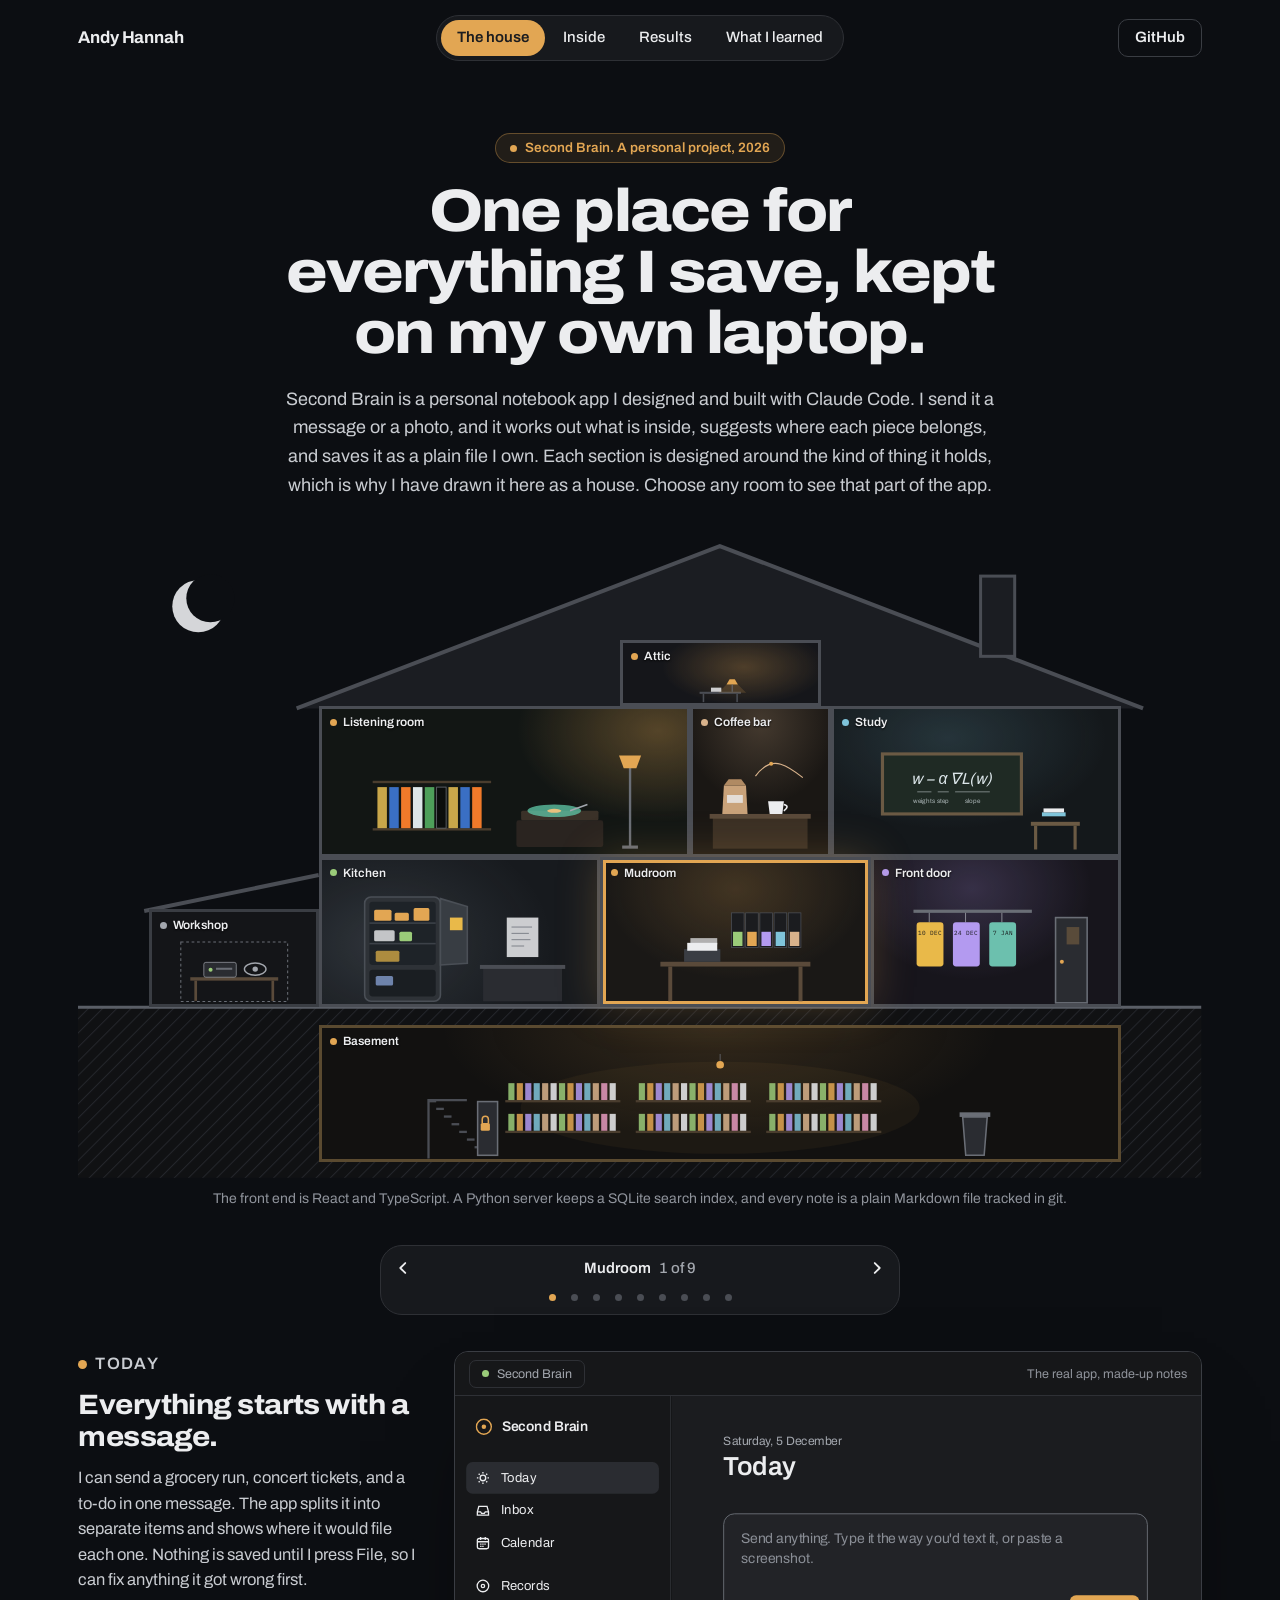
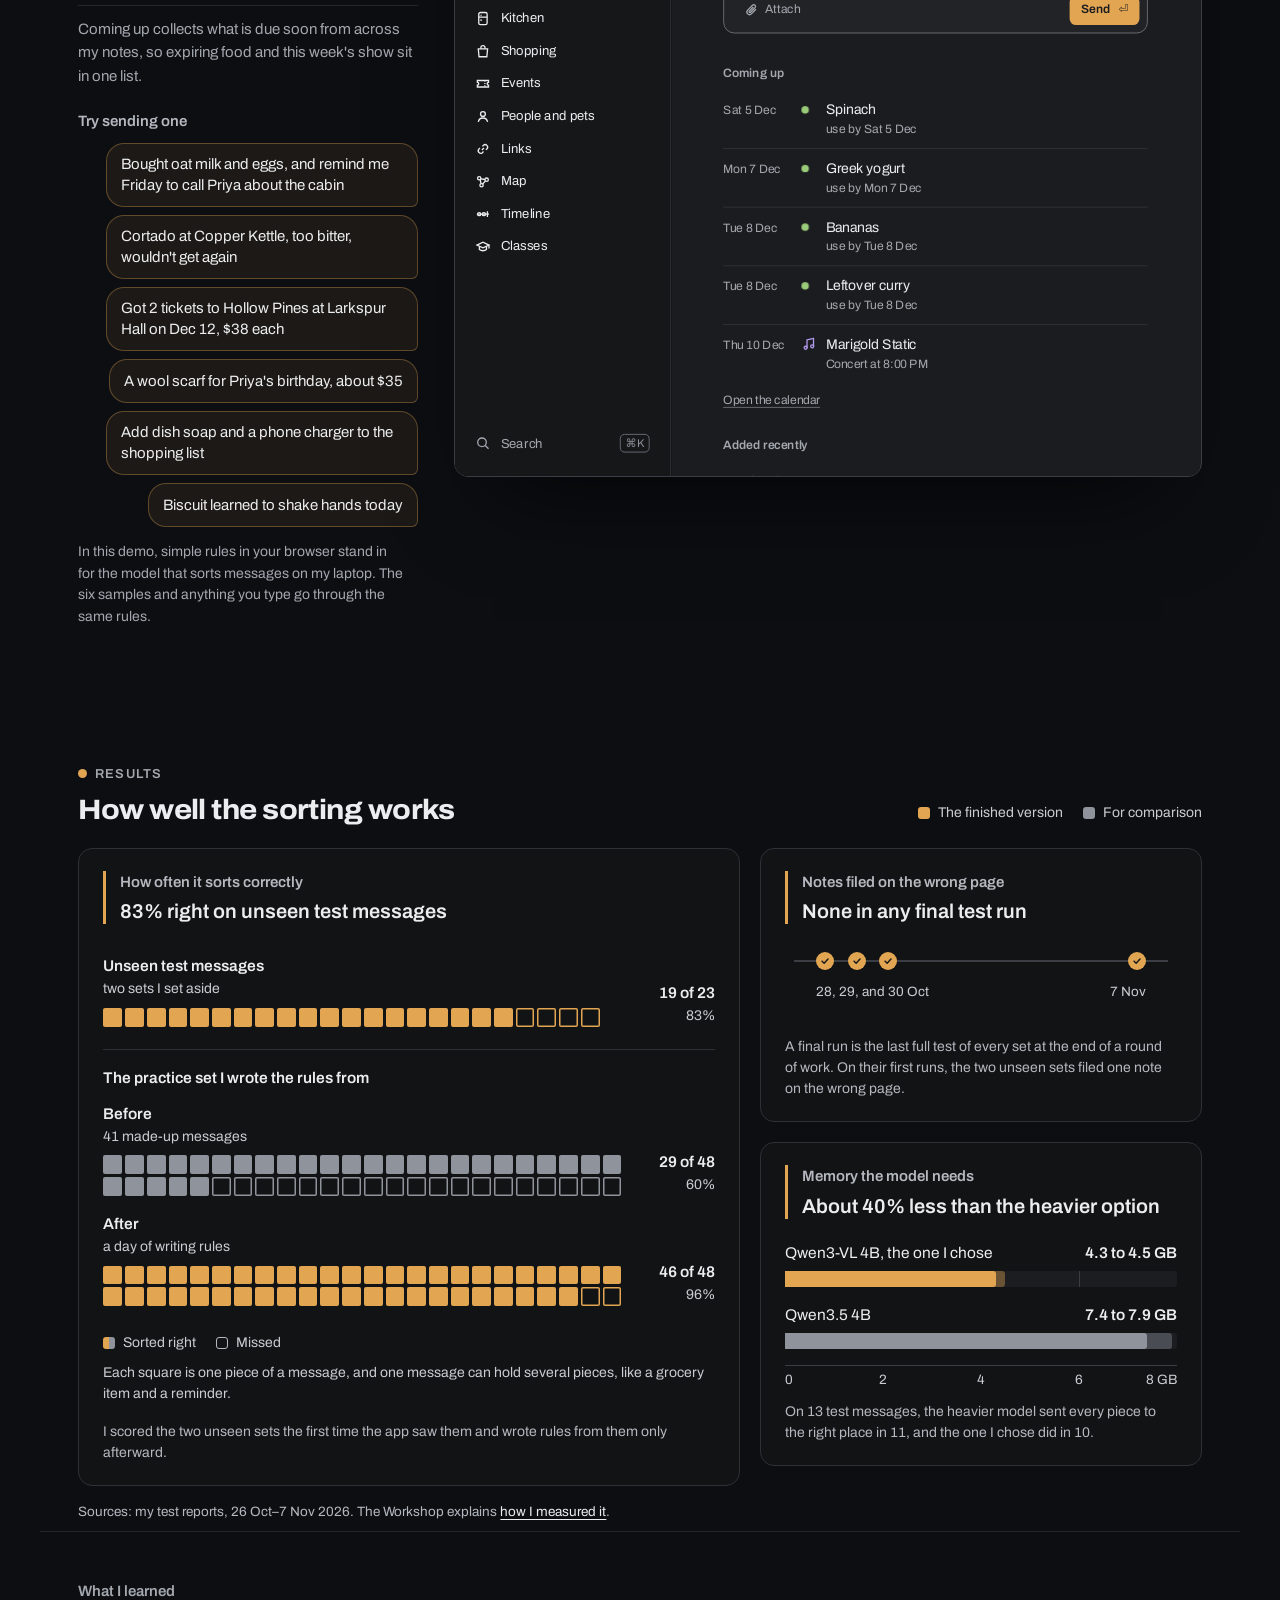
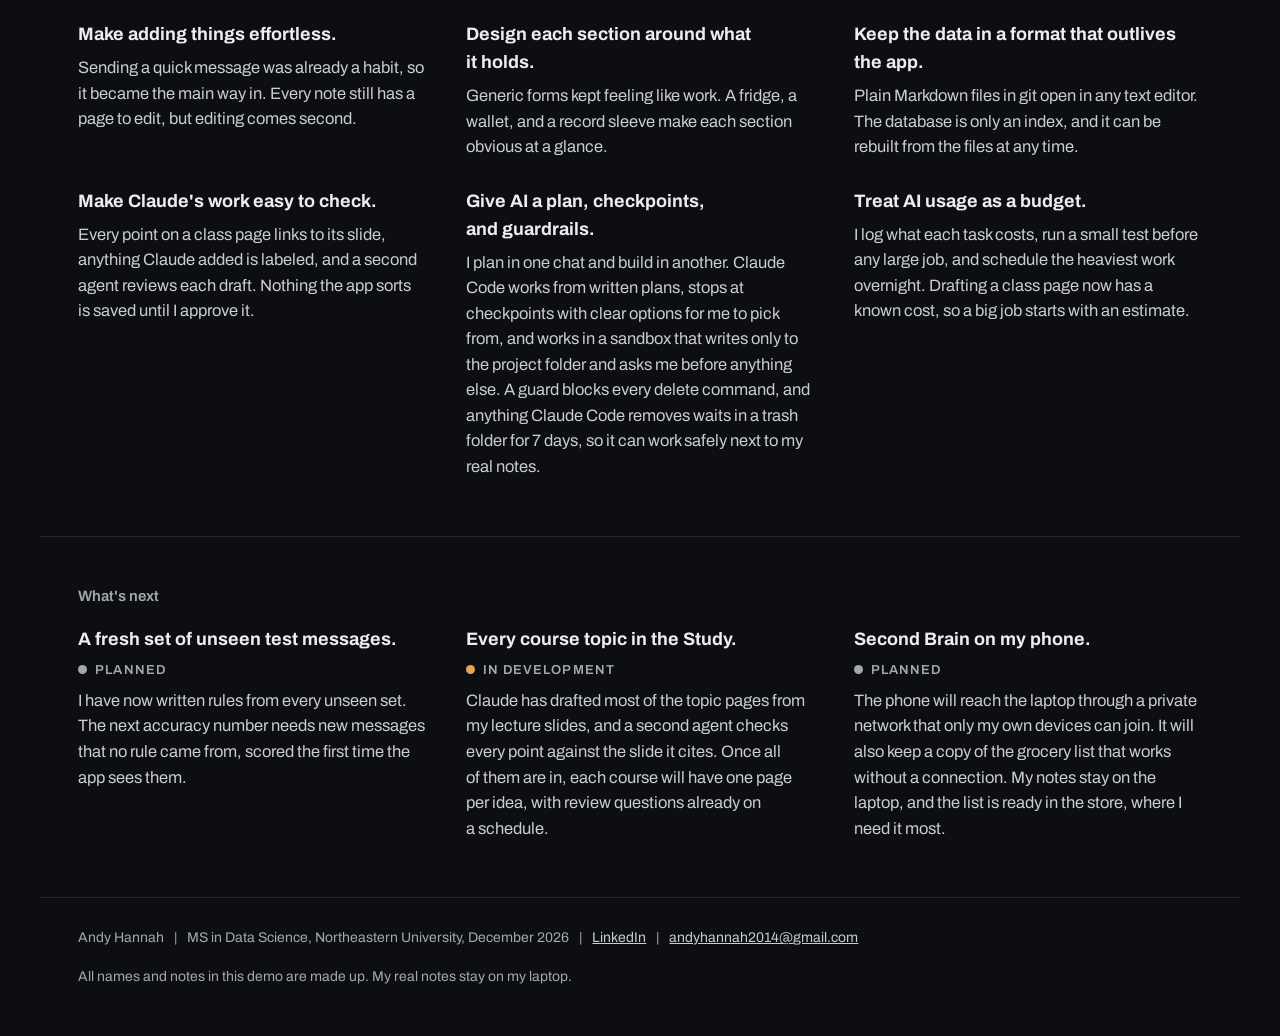
<file: index.html>
<!DOCTYPE html>
<html lang="en">
<head>
<meta charset="utf-8">
<meta name="viewport" content="width=device-width, initial-scale=1">
<title>Second Brain</title>
<meta name="description" content="A personal notes app by Andy Hannah, drawn as a house. Each room opens the real app, filled with made-up notes.">
<!-- What a shared link shows. The picture is made by each export (web/scripts/export-demo.mjs) and served beside the page. -->
<meta property="og:type" content="website">
<meta property="og:title" content="Second Brain | Live demo">
<meta property="og:description" content="A notes app that sorts messages and screenshots with a small AI model running on my laptop. 83% right on unseen test messages.">
<meta property="og:url" content="https://abh5227.github.io/second-brain-demo/">
<meta property="og:image" content="https://abh5227.github.io/second-brain-demo/preview.png">
<meta property="og:image:width" content="1200">
<meta property="og:image:height" content="627">
<meta property="og:image:alt" content="The Second Brain demo, drawn as a house at night, with a lit room for each part of the app.">
<meta name="twitter:card" content="summary_large_image">
<meta name="twitter:title" content="Second Brain | Live demo">
<meta name="twitter:description" content="A notes app that sorts messages and screenshots with a small AI model running on my laptop. 83% right on unseen test messages.">
<meta name="twitter:image" content="https://abh5227.github.io/second-brain-demo/preview.png">
<meta name="twitter:image:alt" content="The Second Brain demo, drawn as a house at night, with a lit room for each part of the app.">

<!-- Archivo comes with the app and IBM Plex Mono sits beside the page, so the page asks nothing of another site. -->
<style>
@font-face{font-family:"Archivo";src:url("app/fonts/Archivo-Variable.ttf") format("truetype");font-weight:100 900;font-stretch:62% 125%;font-display:swap}
@font-face{font-family:"IBM Plex Mono";src:url("fonts/IBMPlexMono-Regular.woff2") format("woff2");font-weight:400;font-style:normal;font-display:swap}
@font-face{font-family:"IBM Plex Mono";src:url("fonts/IBMPlexMono-Medium.woff2") format("woff2");font-weight:500;font-style:normal;font-display:swap}
.sc[hidden]{display:none}

body{margin:0;background:#0C0E12}
a{color:#ECEDEF}
@media (hover:hover){a:hover{color:#E2A653}.room:hover{filter:brightness(1.18)}.bubble:hover{background:rgba(226,166,83,.16);border-color:rgba(226,166,83,.6)}}
/* Every link takes the amber ring, as the buttons do. */
.hn a:focus-visible{outline:3px solid #E2A653;outline-offset:2px}
.hn{background:#0C0E12;color:#ECEDEF;font-family:"Archivo",-apple-system,sans-serif;font-size:16px;line-height:1.55}
.hn *{box-sizing:border-box}
.hn-top,.hn-hero,.hn-house,.res,.inside,.learned,.hn-foot{max-width:1200px;margin-left:auto;margin-right:auto;padding-left:clamp(16px,3vw,40px);padding-right:clamp(16px,3vw,40px)}
/* The header: the name, the pill bar of sections and the buttons, stuck to the top, with a line once the page scrolls. */
.hn-bar{position:sticky;top:0;z-index:20;background:#0C0E12;border-bottom:1px solid transparent;transition:border-color 160ms ease}
.hn-bar.scrolled{border-bottom-color:#2E3035}
.hn-top{display:grid;grid-template-columns:minmax(0,1fr) auto minmax(0,1fr);align-items:center;gap:16px;min-height:76px}
.me{justify-self:start;font-weight:700;font-size:17px;letter-spacing:-.01em;text-decoration:none;color:#ECEDEF}
.pill{display:flex;gap:2px;padding:4px;border-radius:999px;background:#17191D;border:1px solid #2E3035}
.pill a{display:inline-flex;align-items:center;flex:0 0 auto;height:36px;padding:0 16px;border-radius:999px;font-size:15px;font-weight:500;white-space:nowrap;text-decoration:none;color:#ECEDEF}
.pill a.on{background:#E2A653;color:#1B1C1F;font-weight:600}
.pill a:focus-visible,.btn-t:focus-visible,.btn-o:focus-visible,.me:focus-visible{outline:3px solid #E2A653;outline-offset:2px}
.acts{display:flex;justify-content:flex-end;gap:10px}
.btn-o,.btn-t{display:inline-flex;align-items:center;height:38px;padding:0 16px;border-radius:10px;font-size:15px;font-weight:600;text-decoration:none}
.btn-o{border:1.5px solid #E2A653;color:#E2A653}
.btn-t{color:#ECEDEF;border:1px solid #3A3D43}
:root{--head:92px}
#top,#house,#results,#inside,#learned{scroll-margin-top:var(--head)}
.hn-hero{padding-top:56px;padding-bottom:12px;text-align:center}
.chip{display:inline-flex;align-items:center;gap:8px;height:30px;padding:0 14px;border-radius:15px;background:rgba(226,166,83,.1);border:1px solid rgba(226,166,83,.35);font-size:13.5px;font-weight:600;color:#E2A653}
.chip i{width:7px;height:7px;border-radius:50%;background:#E2A653}
.hn-hero h1{margin:18px auto 0;max-width:14em;font-size:clamp(36px,5vw,60px);line-height:1.02;font-weight:800;font-stretch:112%;letter-spacing:-.03em;text-wrap:balance}
.lede{margin:20px auto 0;max-width:40em;font-size:18px;line-height:1.6;color:#C9CCD1;text-wrap:balance}
.ft-links{display:flex;flex-wrap:wrap;align-items:center;gap:0 10px;margin:0}
.ft-links>*{display:inline-flex;align-items:center;min-height:32px}
.ft-links a{color:#C9CCD1}
.ft-links i{font-style:normal}
.ft-links .ft-gh,.ft-links .ft-gh-bar{display:none}
@media (max-width:760px){
.hn-top{grid-template-columns:minmax(0,1fr) auto;grid-template-areas:"me acts" "pill pill";row-gap:10px;padding-top:12px;padding-bottom:12px;min-height:0}
.me{grid-area:me}.acts{grid-area:acts}
.pill{grid-area:pill;overflow-x:auto;scrollbar-width:none}
.pill::-webkit-scrollbar{display:none}
.pill.fl{-webkit-mask-image:linear-gradient(90deg,transparent,#000 32px);mask-image:linear-gradient(90deg,transparent,#000 32px)}
.pill.fr{-webkit-mask-image:linear-gradient(90deg,#000 calc(100% - 32px),transparent);mask-image:linear-gradient(90deg,#000 calc(100% - 32px),transparent)}
.pill.fl.fr{-webkit-mask-image:linear-gradient(90deg,transparent,#000 32px,#000 calc(100% - 32px),transparent);mask-image:linear-gradient(90deg,transparent,#000 32px,#000 calc(100% - 32px),transparent)}
.btn-t{display:none}
.ft-links .ft-gh,.ft-links .ft-gh-bar{display:inline-flex}
.ft-links>*{min-height:44px}
.ft-links .ft-lead{display:none}
.ft-links .ft-who{flex-basis:100%;min-height:0;padding:4px 0}
:root{--head:124px}
}
.hn-house{padding-top:24px;padding-bottom:12px}
.house{position:relative;width:100%;aspect-ratio:1120/640}
.shell{position:absolute;inset:0;width:100%;height:100%}
.room{position:absolute;padding:0;margin:0;border:3px solid #4A4D54;background:#15171B;cursor:pointer;overflow:hidden;color:#ECEDEF;font:inherit;text-align:left;transition:filter 160ms ease,box-shadow 160ms ease}
.room.on{box-shadow:inset 0 0 0 3px #E2A653,0 0 40px rgba(226,166,83,.25);z-index:2}
.room:focus-visible{outline:3px solid #E2A653;outline-offset:2px}
.rl{position:absolute;top:6px;left:8px;z-index:1;display:inline-flex;align-items:center;gap:6px;font-size:12px;line-height:1.2;font-weight:600;color:#ECEDEF;text-shadow:0 1px 2px #000}
.rl i{width:7px;height:7px;border-radius:50%}
.room{--band:26px}
.furn{position:absolute;left:0;top:var(--band);width:100%;height:calc(100% - var(--band))}
.r-attic{background:radial-gradient(60% 90% at 62% 40%,rgba(226,166,83,.28),transparent 70%),#15161A}
.r-listen{background:radial-gradient(55% 90% at 92% 15%,rgba(226,166,83,.32),transparent 70%),#121614}
.r-coffee{background:radial-gradient(80% 80% at 50% 10%,rgba(217,179,140,.22),transparent 70%),#1A1714}
.r-classroom{background:radial-gradient(80% 90% at 40% 20%,rgba(127,196,218,.16),transparent 70%),#14181B}
.r-kitchen{background:radial-gradient(60% 85% at 24% 58%,rgba(210,232,255,.13),rgba(210,232,255,.05) 55%,transparent 100%),#171A1E}
.r-today{background:radial-gradient(70% 90% at 50% 20%,rgba(226,166,83,.20),transparent 70%),#1A1816}
.r-hall{background:radial-gradient(70% 90% at 40% 20%,rgba(179,154,240,.20),transparent 70%),#17151C}
.r-workshop{background:#141518;border-color:#3A3D43}
.r-basement{background:radial-gradient(50% 120% at 50% 0%,rgba(226,166,83,.16),transparent 70%),#121110;border-color:#5A4A30}
.wiring{margin:10px 0 0;text-align:center;font-size:14px;color:#8F939B}
.inside{display:grid;grid-template-columns:minmax(0,340px) minmax(0,1fr);gap:36px;align-items:start;padding-top:40px;padding-bottom:80px}
.cap{position:sticky;top:100px}
.tag{display:flex;align-items:center;gap:8px;margin:0;font-size:13px;font-weight:600;color:#A3A7AE;text-transform:uppercase;letter-spacing:.08em}
.tag i{width:9px;height:9px;border-radius:50%}
.cap h2{margin:10px 0 12px;font-size:28px;line-height:1.15;font-weight:750;font-stretch:108%;letter-spacing:-.02em}
.cap p{margin:0 0 12px;font-size:16.5px;color:#C9CCD1;text-wrap:pretty}
.cap .free{font-size:15px;color:#A3A7AE;padding-top:12px;border-top:1px solid #24262A}
.view{min-width:0}
.tabs3{display:flex;gap:4px;margin:-6px 0 6px;border-bottom:1px solid #2E3035}
.tabs3 span{padding:8px 12px;font-size:14px;color:#A3A7AE;border-bottom:2px solid transparent;margin-bottom:-1px}
.tabs3 span.on{color:#ECEDEF;border-color:#E2A653;font-weight:600}
.kr{display:grid;grid-template-columns:minmax(0,1fr) auto auto;gap:12px;align-items:baseline;max-width:560px;padding:9px 0;border-top:1px solid #2E3035;font-size:14px}
.kr b{font-weight:600;font-size:15px}.kr span{color:#A3A7AE;font-size:13px}.kr em{font-style:normal;font-size:13px;color:#A3A7AE}
.kr.warn em{color:#E2A653;font-weight:600}
.kr em.liked{color:#9ACB79;font-weight:600}
.chips2{display:flex;flex-wrap:wrap;gap:6px}.chips2 span{height:28px;line-height:26px;padding:0 11px;border:1px solid #3A3D43;border-radius:14px;font-size:13px;color:#C9CCD1}
.bag{display:grid;grid-template-columns:150px minmax(0,1fr);gap:16px;align-items:center;max-width:560px;padding:14px;margin-top:12px;border:1px solid #2E3035;border-radius:12px;background:#222327}
.bag b{display:block;font-size:16px}.bag span{font-size:13px;color:#A3A7AE}.bag svg{width:100%;height:auto}
.rec{display:grid;grid-template-columns:200px minmax(0,1fr);gap:56px;align-items:end;margin:-28px -44px -32px;padding:36px 44px;min-height:520px;background:radial-gradient(90% 70% at 15% 0%,rgba(95,201,168,.28),transparent 65%),#121614;color:#ECE7DD}
.rec-art{position:relative;width:200px;aspect-ratio:1}
.rec-disc{position:absolute;top:4%;left:4%;width:92%;height:92%;transform:translateX(34%)}
.rec-cover{position:relative;width:100%;height:100%;box-shadow:0 20px 40px rgba(0,0,0,.6)}
.rec-t{font-size:36px;font-weight:800;font-stretch:112%;letter-spacing:-.02em;line-height:1}
.rec-m{margin-top:8px;color:#C9C3B8}
.vin{display:inline-flex;align-items:center;gap:8px;margin-top:12px;height:28px;padding:0 12px 0 8px;border-radius:14px;background:rgba(255,255,255,.07);font-size:13px}.vin i{width:14px;height:14px;border-radius:50%;background:#5FC9A8}
.trk{margin:16px 0 0;padding-left:20px;color:#C9C3B8;font-size:14px}
.wal{display:flex;flex-direction:column;max-width:440px;margin-top:4px}
.ps{border-radius:14px;padding:14px 16px;color:#17181B;margin-top:-16px;box-shadow:0 -6px 16px rgba(0,0,0,.35)}
.ps:first-child{margin-top:0}.ps.open{padding-bottom:18px;margin-bottom:24px}
.ps-t{display:flex;justify-content:space-between;align-items:baseline;min-height:44px}
.ps-t b{font-size:19px;font-weight:800;font-stretch:112%;letter-spacing:-.01em}.ps-t span{font-family:"IBM Plex Mono",monospace;font-size:11.5px}
.ps-g{display:grid;grid-template-columns:repeat(2,minmax(0,1fr));gap:10px;margin-top:6px}
.ps-g span{display:block;font-family:"IBM Plex Mono",monospace;font-size:10px;letter-spacing:.06em;opacity:.75}.ps-g b{font-size:14.5px}
.sect{margin-top:10px;font-size:17px;font-weight:650}
.fml{display:flex;flex-wrap:wrap;gap:6px 14px;align-items:flex-start;margin:14px 0;padding:14px 18px;border:1px solid #2E3035;border-radius:12px;background:#222327;font-size:24px;max-width:520px}
.fml span{display:inline-flex;flex-direction:column;align-items:center}.fml i{font-family:"Archivo",Arial,sans-serif}.fml small{font-size:11px;color:#A3A7AE;border-top:1px solid #3A3D43;padding-top:2px}.fml .op{color:#A3A7AE}
.np{max-width:520px;margin:0;font-size:15px}.ct{display:inline-block;padding:0 6px;border-radius:5px;background:#2A2C31;font-family:"IBM Plex Mono",monospace;font-size:11px;color:#A3A7AE}
.ain{max-width:520px;margin-top:14px;padding:10px 14px;border:1px solid rgba(226,166,83,.4);border-radius:10px;background:rgba(226,166,83,.06);font-size:14px}
.bw{border:1px solid #3A3D43;border-radius:14px;background:#121315;padding:20px 24px;min-height:300px;font-family:"IBM Plex Mono",ui-monospace,monospace;font-size:13px}
.bw-h{font-family:"Archivo",sans-serif;font-size:15px;font-weight:600;color:#A3A7AE;margin-bottom:14px}
.bw-cols{display:grid;grid-template-columns:minmax(0,1fr) minmax(0,1.2fr);gap:24px}
.tree,.log,.shift{list-style:none;margin:0;padding:0}
.tree li{padding:4px 0;color:#C9CCD1}.tree .d1{padding-left:18px}.tree .d2{padding-left:36px;color:#A3A7AE}.tree .hi{color:#E2A653}
.log li{padding:6px 0;border-bottom:1px solid #24262A;color:#C9CCD1}.log b{color:#E2A653;font-weight:500;margin-right:8px}
.bw-n{margin:16px 0 0;font-family:"Archivo",sans-serif;font-size:14px;color:#8F939B}
.shift li{display:grid;grid-template-columns:90px minmax(0,1fr);gap:14px;padding:12px 0;border-bottom:1px solid #24262A;font-family:"Archivo",sans-serif;font-size:15px;color:#C9CCD1}
.shift b{font-family:"IBM Plex Mono",monospace;font-size:12.5px;font-weight:500;color:#E2A653;padding-top:2px}
.learned{padding-top:48px;padding-bottom:56px;border-top:1px solid #24262A}
.learned h2{margin:0 0 18px;font-size:15px;font-weight:600;color:#A3A7AE}
.ls{display:grid;grid-template-columns:repeat(3,minmax(0,1fr));gap:28px 40px}
.ls p{margin:0;font-size:16.5px;line-height:1.55;color:#C9CCD1;text-wrap:pretty}.ls b{display:block;margin-bottom:6px;font-size:18px}
.ls .tag{margin:0 0 8px}.ls b{color:#ECEDEF}
.hn-foot{display:flex;flex-wrap:wrap;justify-content:space-between;gap:12px;padding-top:24px;padding-bottom:48px;border-top:1px solid #24262A;font-size:14px;color:#A3A7AE}
@media (max-width:860px){.inside,.ls,.bw-cols{grid-template-columns:minmax(0,1fr)}.cap{position:static}.rl{font-size:10px}.room{--band:22px}.rec{grid-template-columns:minmax(0,1fr);gap:24px}}

.aw{background:#1B1C1F;border:1px solid #3A3D43;border-radius:14px;overflow:hidden;color:#ECEDEF;font-family:"Archivo",-apple-system,sans-serif;font-size:14px;line-height:1.45;box-shadow:0 50px 90px -40px rgba(0,0,0,.7)}
.aw-bar{display:flex;justify-content:space-between;align-items:center;height:44px;padding:0 14px;background:#161719;border-bottom:1px solid #2E3035}
.aw-chip{display:inline-flex;align-items:center;gap:8px;height:28px;padding:0 12px;border:1px solid #2E3035;border-radius:7px;font-size:12.5px;color:#A3A7AE}
.aw-chip i{width:7px;height:7px;border-radius:50%;background:#9ACB79}
.aw-note{font-size:12.5px;color:#8F939B}
.aw-body{display:flex;min-height:520px}
.aw-side{flex:0 0 196px;background:#161719;border-right:1px solid #2E3035;padding:16px 10px;display:flex;flex-direction:column;gap:2px}
.aw-brand{display:flex;align-items:center;gap:10px;padding:2px 10px 14px;font-weight:600;font-size:15px}
.aw-nav{height:32px;line-height:32px;padding:0 10px;border-radius:7px;color:#A3A7AE;font-size:14px}
.aw-on{background:#2A2C31;color:#ECEDEF}
.aw-gap{height:10px}
.aw-main{flex:1 1 auto;padding:28px 44px 32px;min-width:0}
.aw-date{font-size:13px;color:#A3A7AE}
.aw-h{font-size:28px;font-weight:650;letter-spacing:-.015em;margin:2px 0 18px}
.aw-send{display:flex;justify-content:space-between;align-items:flex-end;gap:16px;max-width:620px;padding:16px 10px 10px 18px;border:1px solid #6A6E76;border-radius:12px;background:#222327;font-size:16px}
.aw-send b{flex:0 0 auto;height:34px;line-height:34px;padding:0 14px;border-radius:8px;background:#E2A653;color:#1B1C1F;font-size:14px}
.aw-sec{margin:24px 0 6px;font-size:13px;font-weight:600;color:#A3A7AE}
.aw-row{display:grid;grid-template-columns:10px minmax(0,1fr) auto auto auto;gap:4px 12px;align-items:center;max-width:620px;padding:10px 0;border-top:1px solid #2E3035}
.aw-row i,.aw-up i{width:8px;height:8px;border-radius:50%}
.aw-row b,.aw-up b{display:block;font-weight:600;font-size:15px}
.aw-row span,.aw-up span{font-size:13px;color:#A3A7AE}
.aw-row em,.aw-all em{font-style:normal;font-size:13px;color:#A3A7AE;padding:0 8px;height:28px;line-height:28px;border-radius:7px}
.aw-row em.aw-file,.aw-all em.aw-file{background:#E2A653;color:#1B1C1F;font-weight:600}
.aw-all{max-width:620px;display:flex;justify-content:flex-end;padding-top:8px}
.aw-up{display:grid;grid-template-columns:92px 10px auto minmax(0,1fr);gap:12px;align-items:center;max-width:620px;padding:9px 0;border-top:1px solid #2E3035}
.aw-up b{font-size:14.5px}
@media (max-width:760px){.aw-side{display:none}.aw-main{padding:22px 16px}.aw-row{grid-template-columns:10px minmax(0,1fr) auto}.aw-row em:not(.aw-file){display:none}}

/* The real app in the window, the samples under Today, and the room chips a phone gets under the house. */
.aw-fit{height:680px;overflow:hidden}
.aw-frame{display:block;width:100%;height:680px;border:0;background:#1B1C1F;transform-origin:0 0}
.cap .try-h{margin:22px 0 10px;font-size:15px;font-weight:600;color:#B4B8BF}
.bubbles{display:flex;flex-direction:column;align-items:flex-end;gap:8px;margin:0;padding:0;list-style:none}
.bubbles li{max-width:92%}
.bubble{display:block;min-height:44px;padding:10px 14px;border:1px solid rgba(226,166,83,.35);border-radius:18px 18px 6px 18px;background:rgba(226,166,83,.08);color:#ECEDEF;font:inherit;font-size:15px;line-height:1.4;text-align:left;cursor:pointer}
.sample:focus-visible,.rc:focus-visible{outline:3px solid #E2A653;outline-offset:2px}
.aw{scroll-margin-top:132px}
.tree .new{color:#E2A653}
.cap .samples-n{margin:14px 0 0;font-size:14px;color:#A3A7AE}
.bw+.bw{margin-top:16px}
.meas li{grid-template-columns:118px minmax(0,1fr)}
.meas small{display:block;margin-top:6px;font-family:"IBM Plex Mono",monospace;font-size:11.5px;color:#8F939B}
.bw-h:focus{outline:none}
@media (max-width:600px){.meas li{grid-template-columns:minmax(0,1fr);gap:4px}}
/* Results. Amber is the finished version and gray what it's compared with, with no other chart color. */
.res{padding-top:56px;padding-bottom:8px;font-variant-numeric:tabular-nums}
.res-top{display:flex;flex-wrap:wrap;align-items:baseline;justify-content:space-between;gap:10px 28px;margin:10px 0 22px}
.res-top h2{margin:0;font-size:28px;line-height:1.15;font-weight:750;font-stretch:108%;letter-spacing:-.02em}
.res-key{display:flex;flex-wrap:wrap;gap:6px 20px;margin:0;padding:0;list-style:none;font-size:14px;color:#C9CCD1}
.res-key li{display:inline-flex;align-items:center;gap:8px}
.sw{display:inline-block;width:12px;height:12px;border-radius:3px;flex:0 0 auto}
.sw-a{background:#E2A653}.sw-g{background:#8F939B}.sw-ag{background:linear-gradient(90deg,#E2A653 50%,#8F939B 50%)}.sw-miss{border:1.5px solid #B4B8BF}
.res-grid{display:grid;grid-template-columns:minmax(0,3fr) minmax(0,2fr);gap:20px}
.res-col{display:grid;grid-template-rows:auto auto;gap:20px;align-content:start}
.rp{border:1px solid #2E3035;border-radius:14px;background:#121315;padding:22px 24px}
.qa{margin:0 0 22px;padding-left:14px;border-left:3px solid #E2A653}
.qa .q{margin:0;font-size:15px;font-weight:600;color:#B4B8BF}
.qa .a{margin:4px 0 0;font-size:20px;line-height:1.3;font-weight:600;color:#ECEDEF}
.sr{position:absolute;width:1px;height:1px;margin:-1px;padding:0;overflow:hidden;clip:rect(0 0 0 0);white-space:nowrap;border:0}
/* A hover never covers anything. A squares row or a memory bar, hovered or focused, brightens with its printed count
   and the others in its panel dim a little. A date dot says its day in the label row under the line, in place. */
.sq-row,.mb-row{transition:opacity .15s,filter .15s;border-radius:6px}
.sq-row:focus-visible,.mb-row:focus-visible{outline:3px solid #E2A653;outline-offset:4px}
.rp:has(.sq-row:focus-visible) .sq-row:not(:focus-visible),.rp:has(.mb-row:focus-visible) .mb-row:not(:focus-visible){opacity:.65}
.sq-row:focus-visible,.mb-row:focus-visible{filter:brightness(1.2)}
.sq-row:focus-visible .sq-n b,.sq-row:focus-visible .sq-n span,.mb-row:focus-visible .mb-h{color:#FFF}
@media (hover:hover){
.rp:has(.sq-row:hover) .sq-row:not(:hover),.rp:has(.mb-row:hover) .mb-row:not(:hover){opacity:.65}
.sq-row:hover,.mb-row:hover{filter:brightness(1.2)}
.sq-row:hover .sq-n b,.sq-row:hover .sq-n span,.mb-row:hover .mb-h{color:#FFF}
}
.sq-row{display:grid;grid-template-columns:minmax(0,1fr) auto;grid-template-areas:"l n" "g n";gap:8px 18px;align-items:end;padding:8px 0}
.sq-l{grid-area:l}.sq-l b{display:block;font-size:15.5px;font-weight:600;color:#ECEDEF}.sq-l span{display:block;font-size:14px;color:#C9CCD1}
.sq-g{grid-area:g;display:grid;grid-template-columns:repeat(24,minmax(0,1fr));gap:3px}
.sq-g i{aspect-ratio:1;border-radius:2px}
.sq-g .ya{background:#E2A653}.sq-g .na{box-shadow:inset 0 0 0 1.5px #E2A653}
.sq-g .yg{background:#8F939B}.sq-g .ng{box-shadow:inset 0 0 0 1.5px #8F939B}
.sq-n{grid-area:n;min-width:76px;text-align:right}.sq-n b{display:block;font-size:15.5px;font-weight:600;color:#ECEDEF}.sq-n span{display:block;font-size:14px;color:#C9CCD1}
.sq-div{margin:14px 0 4px;padding-top:16px;border-top:1px solid #2E3035;font-size:15.5px;font-weight:600;color:#ECEDEF}
.sq-key{display:flex;flex-wrap:wrap;gap:8px 20px;margin:18px 0 0;padding:0;list-style:none;font-size:14px;color:#C9CCD1}
.sq-key li{display:inline-flex;align-items:center;gap:8px}
.rp-n{margin:16px 0 0;font-size:14px;line-height:1.5;color:#B4B8BF}
.res-src{margin:16px 0 0;font-size:13.5px;color:#B4B8BF}
.res-src a{color:#ECEDEF;text-underline-offset:3px}
.dl{position:relative;height:74px;margin:8px 9px 0}
.dl-line{position:absolute;left:0;right:0;top:14px;height:2px;background:#3A3D43}
.dl-dot{position:absolute;top:6px;width:18px;height:18px;margin-left:-9px;padding:0;border:0;border-radius:50%;background:#E2A653;display:grid;place-items:center;cursor:default}
.dl-dot:focus-visible{outline:3px solid #E2A653;outline-offset:2px}
.dl-dot svg{width:10px;height:10px}
.dl-t{position:absolute;top:36px;font-size:13.5px;color:#C9CCD1;white-space:nowrap}
.dl-t.first{transform:translateX(-9px)}.dl-t.last{transform:translateX(calc(-100% + 9px))}
.dl-say{display:none;color:#ECEDEF;font-weight:600}
.dl.saying .dl-t:not(.dl-say){visibility:hidden}.dl.saying .dl-say{display:block}
.mb{margin-top:6px}
.mb-row{margin:0 0 16px}
.mb-h{display:flex;justify-content:space-between;gap:12px;font-size:15.5px;color:#ECEDEF;margin-bottom:6px}
.mb-h b{font-weight:600}
.mb-bar{position:relative;height:16px;border-radius:0 3px 3px 0;background:repeating-linear-gradient(90deg,#3A3D43 0 1px,transparent 1px 25%),#1B1D21}
.mb-fill{position:absolute;top:0;bottom:0;left:0;border-radius:0 3px 3px 0}
.mb-a .mb-solid{background:#E2A653}.mb-a .mb-fade{background:rgba(226,166,83,.4)}
.mb-g .mb-solid{background:#8F939B}.mb-g .mb-fade{background:rgba(143,147,155,.4)}
.mb-axis{position:relative;height:20px;margin-top:6px;border-top:1px solid #3A3D43;font-size:13.5px;color:#C9CCD1}
.mb-axis span{position:absolute;top:4px;transform:translateX(-50%);white-space:nowrap}
.mb-axis span:first-child{transform:none}.mb-axis span:last-child{transform:translateX(-100%)}
@media (max-width:860px){.res-grid{grid-template-columns:minmax(0,1fr)}}
@media (max-width:600px){.rp{padding:18px 16px}.sq-g{gap:2px}.sq-row{gap:6px 12px}.sq-n{min-width:64px}}
@media (pointer:coarse){.pill a{height:44px}.ft-links a{min-height:44px}.res-src a{display:inline-block;padding:12px 0;margin:-12px 0}}
.app-sc{position:relative}
.skip{position:absolute;left:-9999px;top:8px;z-index:3;display:inline-flex;align-items:center;height:36px;padding:0 14px;border-radius:8px;background:#0C0E12;border:1.5px solid #E2A653;color:#E2A653;font-size:14px;font-weight:600;text-decoration:none}
.skip:focus{left:12px}
.room-chips{display:none}
/* The room bar under the house: the room before, this room with its place in the nine, the room after, and a dot per
   room. It wears the header's pill bar, and on a touch screen every control is 44px tall. */
.rbar{grid-column:1/-1;width:100%;box-sizing:border-box;display:grid;grid-template-columns:auto minmax(0,1fr) auto;grid-template-areas:"prev name next" "dots dots dots";align-items:center;max-width:520px;margin:-16px auto 0;justify-self:center;padding:4px 4px 6px;border-radius:22px;background:#17191D;border:1px solid #2E3035}
.rb-prev{grid-area:prev}.rb-next{grid-area:next}
.rb-arrow{display:inline-flex;align-items:center;justify-content:center;width:36px;height:36px;padding:0;border:0;border-radius:999px;background:transparent;color:#ECEDEF;cursor:pointer}
.rb-arrow svg{width:18px;height:18px}
.rb-name{grid-area:name;display:flex;justify-content:center;align-items:baseline;gap:8px;min-width:0;margin:0;font-size:15px;font-weight:500;color:#ECEDEF;white-space:nowrap}
.rb-name b{font-weight:600;overflow:hidden;text-overflow:ellipsis}
.rb-name span{color:#A3A7AE;font-variant-numeric:tabular-nums}
.rb-dots{grid-area:dots;display:flex;justify-content:center}
.rb-dot{display:inline-flex;align-items:center;justify-content:center;width:22px;height:22px;padding:0;border:0;border-radius:999px;background:transparent;cursor:pointer}
.rb-dot i{width:7px;height:7px;border-radius:50%;background:#4A4D54}
.rb-dot[aria-pressed="true"] i{background:#E2A653}
.rb-arrow:focus-visible,.rb-dot:focus-visible{outline:3px solid #E2A653;outline-offset:2px}
@media (hover:hover){.rb-arrow:hover{background:#24262A}.rb-dot:not([aria-pressed="true"]):hover i{background:#A3A7AE}}
@media (pointer:coarse){.rb-arrow{width:44px;height:44px}.rb-dot{flex:0 1 44px;width:auto;height:44px}}
@media (max-width:600px){
.room-chips{display:flex;flex-wrap:wrap;gap:8px;margin-top:14px}
.rc{display:inline-flex;align-items:center;gap:7px;min-height:44px;padding:0 13px;border:1px solid #3A3D43;border-radius:22px;background:transparent;color:#C9CCD1;font:inherit;font-size:14px;cursor:pointer}
.rc i{width:8px;height:8px;border-radius:50%}
.rc[aria-pressed="true"]{border-color:#E2A653;color:#ECEDEF;background:rgba(226,166,83,.10)}
.aw-fit,.aw-frame{height:680px}
.rl{display:none}
.room{--band:0px}
}
</style>

</head>
<body>
<!-- The public demo page, from the house design approved 17 Nov 2026. web/scripts/export-demo.mjs copies it to the
     site's index.html, with the app in app/ and the made-up vault in vault.json, which fills the drawing's details. -->

<div class="hn">
  <div class="hn-bar" id="bar">
    <header class="hn-top">
      <a class="me" href="#top">Andy Hannah</a>
      <nav class="pill" id="pill" aria-label="Sections"><a class="on" href="#house" data-spy="house" aria-current="location">The house</a><a href="#inside" data-spy="inside">Inside</a><a href="#results" data-spy="results">Results</a><a href="#learned" data-spy="learned">What I learned</a></nav>
      <div class="acts"><a class="btn-t" href="https://github.com/abh5227">GitHub</a></div>
    </header>
  </div>

  <section class="hn-hero" id="top">
    <span class="chip"><i></i>Second Brain. A personal project, 2026</span>
    <h1>One place for everything I save, kept on my own laptop.</h1>
    <p class="lede">Second Brain is a personal notebook app I designed and built with Claude&nbsp;Code. I send it a message or a photo, and it works out what is inside, suggests where each piece belongs, and saves it as a plain file I own. Each section is designed around the kind of thing it holds, which is why I have drawn it here as a house. Choose any room to see that part of the&nbsp;app.</p>
  </section>

  <section class="hn-house" id="house">
    <div class="house"><svg class="shell" viewBox="0 0 1120 640" preserveAspectRatio="none" aria-hidden="true">
<path d="M218 172 L640 10 L1062 172" fill="#1B1D22" stroke="#4A4D54" stroke-width="4" stroke-linejoin="round"/>
<rect x="900" y="40" width="34" height="80" fill="#1B1D22" stroke="#4A4D54" stroke-width="3"/>
<path d="M66 374 L240 338" stroke="#4A4D54" stroke-width="4"/>
<rect x="0" y="470" width="1120" height="170" fill="url(#earth)"/>
<line x1="0" y1="470" x2="1120" y2="470" stroke="#5A5E66" stroke-width="3"/>
<circle cx="120" cy="70" r="26" fill="#ECEDEF" opacity=".9"/><circle cx="132" cy="62" r="24" fill="#0C0E12"/>
<defs><pattern id="earth" width="10" height="10" patternUnits="userSpaceOnUse" patternTransform="rotate(45)"><rect width="10" height="10" fill="#101113"/><line x1="0" y1="0" x2="0" y2="10" stroke="#24262B" stroke-width="2"/></pattern></defs>
</svg><button type="button" class="room r-attic" data-go="attic" aria-pressed="false" aria-label="Attic, night shift" style="left:48.214%;top:16.250%;width:17.857%;height:10.312%"><span class="rl"><i style="background:#E2A653"></i>Attic</span><svg class="furn" viewBox="0 0 200 66" preserveAspectRatio="xMidYMax meet" aria-hidden="true"><rect x="60" y="44" width="80" height="4" fill="#4A4D54"/><rect x="66" y="48" width="3" height="16" fill="#4A4D54"/><rect x="131" y="48" width="3" height="16" fill="#4A4D54"/><path d="M118 20 L128 20 L134 30 L112 30 Z" fill="#E2A653"/><path d="M112 30 L134 30 L150 46 L96 46 Z" fill="#E2A653" opacity=".18"/><line x1="123" y1="30" x2="123" y2="44" stroke="#6A6E76" stroke-width="2"/><rect x="82" y="36" width="20" height="8" fill="#ECEDEF" opacity=".85"/></svg></button><button type="button" class="room r-listen" data-go="listen" aria-pressed="false" aria-label="Listening room, records" style="left:21.429%;top:26.562%;width:33.036%;height:23.438%"><span class="rl"><i style="background:#E2A653"></i>Listening room</span><svg class="furn" viewBox="0 0 370 150" preserveAspectRatio="xMidYMax meet" aria-hidden="true"><rect x="18" y="58" width="150" height="3" fill="#4A3D2E"/><rect x="18" y="118" width="150" height="3" fill="#4A3D2E"/><rect class="spine" x="24" y="66" width="12" height="52" fill="#E9B949"/><rect class="spine" x="39" y="66" width="12" height="52" fill="#5FC9A8"/><rect class="spine" x="54" y="66" width="12" height="52" fill="#E8833A"/><rect class="spine" x="69" y="66" width="12" height="52" fill="#2F4A2F"/><rect class="spine" x="84" y="66" width="12" height="52" fill="#3F6FD8"/><rect class="spine" x="99" y="66" width="12" height="52" fill="#DCE6EA"/><rect class="spine" x="114" y="66" width="12" height="52" fill="#B39AF0"/><rect class="spine" x="129" y="66" width="12" height="52" fill="#E9B949"/><rect class="spine" x="144" y="66" width="12" height="52" fill="#5FC9A8"/><rect x="200" y="108" width="110" height="34" rx="3" fill="#2A2420"/><rect x="206" y="96" width="98" height="12" rx="2" fill="#3A3128"/><ellipse cx="248" cy="96" rx="34" ry="8" fill="#5FC9A8" opacity=".75"/><ellipse cx="248" cy="96" rx="9" ry="2.5" fill="#E8C07D"/><line x1="290" y1="88" x2="268" y2="96" stroke="#A3A7AE" stroke-width="2"/><line x1="344" y1="40" x2="344" y2="142" stroke="#6A6E76" stroke-width="3"/><path d="M330 26 L358 26 L352 42 L336 42 Z" fill="#E2A653"/><rect x="334" y="140" width="20" height="4" fill="#6A6E76"/></svg></button><button type="button" class="room r-coffee" data-go="coffee" aria-pressed="false" aria-label="Coffee bar, coffee" style="left:54.464%;top:26.562%;width:12.500%;height:23.438%"><span class="rl"><i style="background:#D9B38C"></i>Coffee bar</span><svg class="furn" viewBox="0 0 140 150" preserveAspectRatio="xMidYMax meet" aria-hidden="true"><path d="M64 52 C 76 36, 86 34, 96 37 S 114 46, 124 54" fill="none" stroke="#D9B38C" stroke-width="1.5"/><circle cx="83.9" cy="36.4" r="2.5" fill="#E2A653"/><rect x="10" y="104" width="120" height="40" fill="#3A2F24"/><rect x="6" y="100" width="128" height="6" fill="#5A4A3A"/><path d="M24 64 L52 64 L54 100 L22 100 Z" fill="#C9A27A"/><path d="M24 64 L30 56 L46 56 L52 64" fill="#B08A63"/><rect x="28" y="76" width="20" height="10" fill="#ECEDEF" opacity=".8"/><path d="M80 84 L100 84 L98 100 L82 100 Z" fill="#ECEDEF"/><path d="M100 88 Q108 90 100 96" stroke="#ECEDEF" stroke-width="2" fill="none"/></svg></button><button type="button" class="room r-classroom" data-go="classroom" aria-pressed="false" aria-label="Study, class notes" style="left:66.964%;top:26.562%;width:25.893%;height:23.438%"><span class="rl"><i style="background:#7FC4DA"></i>Study</span><svg class="furn" viewBox="0 0 290 150" preserveAspectRatio="xMidYMax meet" aria-hidden="true"><rect x="24" y="22" width="180" height="80" fill="#6B5A44"/><rect x="28" y="26" width="172" height="72" fill="#1F2A24"/><text x="114" y="62" text-anchor="middle" font-family="Archivo, sans-serif" font-size="20" font-style="italic" fill="#DCE6EA">w − α ∇L(w)</text><line x1="70" y1="72" x2="88" y2="72" stroke="#DCE6EA" stroke-width="1" opacity=".6"/><line x1="96" y1="72" x2="110" y2="72" stroke="#DCE6EA" stroke-width="1" opacity=".6"/><line x1="118" y1="72" x2="162" y2="72" stroke="#DCE6EA" stroke-width="1" opacity=".6"/><text x="79" y="86" text-anchor="middle" font-family="Archivo" font-size="8" fill="#DCE6EA" opacity=".75">weights</text><text x="103" y="86" text-anchor="middle" font-family="Archivo" font-size="8" fill="#DCE6EA" opacity=".75">step</text><text x="140" y="86" text-anchor="middle" font-family="Archivo" font-size="8" fill="#DCE6EA" opacity=".75">slope</text><rect x="214" y="110" width="62" height="5" fill="#6B5A44"/><rect x="218" y="115" width="4" height="30" fill="#6B5A44"/><rect x="268" y="115" width="4" height="30" fill="#6B5A44"/><rect x="228" y="98" width="30" height="5" fill="#7FC4DA"/><rect x="230" y="93" width="26" height="5" fill="#ECEDEF"/></svg></button><button type="button" class="room r-kitchen" data-go="kitchen" aria-pressed="false" aria-label="Kitchen, food" style="left:21.429%;top:50.000%;width:25.000%;height:23.438%"><span class="rl"><i style="background:#9ACB79"></i>Kitchen</span><svg class="furn" viewBox="0 0 280 150" preserveAspectRatio="xMidYMax meet" aria-hidden="true"><rect x="20" y="14" width="96" height="132" rx="8" fill="#2E3237" stroke="#4A4F56" stroke-width="2"/><rect x="26" y="20" width="84" height="80" rx="4" fill="#1E2328"/><rect x="26" y="46" width="84" height="2" fill="#3C4148"/><rect x="26" y="72" width="84" height="2" fill="#3C4148"/><rect class="fi" x="32" y="30" width="22" height="14" rx="2" fill="#E2A653"/><rect class="fi" x="58" y="34" width="18" height="10" rx="2" fill="#E2A653"/><rect class="fi" x="82" y="28" width="20" height="16" rx="2" fill="#9ACB79"/><rect x="32" y="56" width="26" height="14" rx="2" fill="#ECEDEF" opacity=".8"/><rect x="64" y="58" width="16" height="12" rx="2" fill="#9ACB79"/><rect x="34" y="82" width="30" height="14" rx="2" fill="#E9B949" opacity=".7"/><rect x="26" y="106" width="84" height="34" rx="4" fill="#1A1E22"/><rect x="34" y="114" width="22" height="12" rx="2" fill="#93AEE6" opacity=".7"/><path d="M116 16 L150 26 L150 98 L116 100 Z" fill="#383D43" stroke="#4A4F56" stroke-width="2"/><rect x="128" y="40" width="16" height="16" fill="#E9B949"/><rect x="170" y="104" width="100" height="42" fill="#2A2C31"/><rect x="166" y="100" width="108" height="5" fill="#4A4D54"/><rect x="200" y="40" width="40" height="50" fill="#ECEDEF" opacity=".85"/><line x1="206" y1="52" x2="232" y2="52" stroke="#6A6E76"/><line x1="206" y1="60" x2="228" y2="60" stroke="#6A6E76"/><line x1="206" y1="68" x2="230" y2="68" stroke="#6A6E76"/><line x1="206" y1="76" x2="222" y2="76" stroke="#6A6E76"/></svg></button><button type="button" class="room r-today" data-go="today" aria-pressed="false" aria-label="Mudroom, today" style="left:46.429%;top:50.000%;width:24.107%;height:23.438%"><span class="rl"><i style="background:#E2A653"></i>Mudroom</span><svg class="furn" viewBox="0 0 270 150" preserveAspectRatio="xMidYMax meet" aria-hidden="true"><rect x="40" y="96" width="190" height="6" fill="#5A4A3A"/><rect x="50" y="102" width="5" height="44" fill="#5A4A3A"/><rect x="215" y="102" width="5" height="44" fill="#5A4A3A"/><rect x="70" y="80" width="46" height="16" fill="#3A3D43"/><rect x="74" y="72" width="38" height="10" fill="#ECEDEF"/><rect x="78" y="66" width="34" height="8" fill="#ECEDEF" opacity=".7"/><rect x="130" y="34" width="16" height="44" fill="#1B1C1F" stroke="#4A4D54"/><rect x="132" y="58" width="12" height="18" fill="#9ACB79"/><rect x="148" y="34" width="16" height="44" fill="#1B1C1F" stroke="#4A4D54"/><rect x="150" y="58" width="12" height="18" fill="#E2A653"/><rect x="166" y="34" width="16" height="44" fill="#1B1C1F" stroke="#4A4D54"/><rect x="168" y="58" width="12" height="18" fill="#B39AF0"/><rect x="184" y="34" width="16" height="44" fill="#1B1C1F" stroke="#4A4D54"/><rect x="186" y="58" width="12" height="18" fill="#7FC4DA"/><rect x="202" y="34" width="16" height="44" fill="#1B1C1F" stroke="#4A4D54"/><rect x="204" y="58" width="12" height="18" fill="#D9B38C"/></svg></button><button type="button" class="room r-hall" data-go="hall" aria-pressed="false" aria-label="Front door, tickets" style="left:70.536%;top:50.000%;width:22.321%;height:23.438%"><span class="rl"><i style="background:#B39AF0"></i>Front door</span><svg class="furn" viewBox="0 0 250 150" preserveAspectRatio="xMidYMax meet" aria-hidden="true"><rect x="20" y="30" width="150" height="4" fill="#6A6E76"/><line x1="40" y1="34" x2="40" y2="46" stroke="#A3A7AE"/><rect x="24" y="46" width="34" height="56" rx="4" fill="#E9B949"/><text x="41" y="62" text-anchor="middle" font-family="IBM Plex Mono, monospace" font-size="7" fill="#17181B" class="pass-day">21 NOV</text><line x1="86" y1="34" x2="86" y2="46" stroke="#A3A7AE"/><rect x="70" y="46" width="34" height="56" rx="4" fill="#B39AF0"/><text x="87" y="62" text-anchor="middle" font-family="IBM Plex Mono, monospace" font-size="7" fill="#17181B" class="pass-day">5 DEC</text><line x1="132" y1="34" x2="132" y2="46" stroke="#A3A7AE"/><rect x="116" y="46" width="34" height="56" rx="4" fill="#6CC0AE"/><text x="133" y="62" text-anchor="middle" font-family="IBM Plex Mono, monospace" font-size="7" fill="#17181B" class="pass-day">12 DEC</text><rect x="200" y="40" width="40" height="108" fill="#2A2C31" stroke="#6A6E76" stroke-width="2"/><circle cx="208" cy="96" r="2.5" fill="#E2A653"/><rect x="214" y="52" width="16" height="22" fill="#E2A653" opacity=".25"/></svg></button><button type="button" class="room r-workshop" data-go="workshop" aria-pressed="false" aria-label="Workshop, sorting" style="left:6.250%;top:58.125%;width:15.179%;height:15.313%"><span class="rl"><i style="background:#A3A7AE"></i>Workshop</span><svg class="furn" viewBox="0 0 170 98" preserveAspectRatio="xMidYMax meet" aria-hidden="true"><rect x="6" y="6" width="158" height="88" fill="none" stroke="#6A6E76" stroke-width="1.5" stroke-dasharray="4 4"/><rect x="20" y="58" width="130" height="5" fill="#5A4A3A"/><rect x="26" y="63" width="4" height="30" fill="#5A4A3A"/><rect x="140" y="63" width="4" height="30" fill="#5A4A3A"/><rect x="40" y="36" width="48" height="22" rx="3" fill="#2A2C31" stroke="#A3A7AE"/><circle cx="50" cy="47" r="3" fill="#9ACB79"/><rect x="58" y="44" width="24" height="3" fill="#6A6E76"/><ellipse cx="116" cy="46" rx="16" ry="9" fill="none" stroke="#A3A7AE" stroke-width="2"/><circle cx="116" cy="46" r="4" fill="#A3A7AE"/></svg></button><button type="button" class="room r-basement" data-go="basement" aria-pressed="false" aria-label="Basement, the vault" style="left:21.429%;top:76.250%;width:71.429%;height:21.250%"><span class="rl"><i style="background:#E2A653"></i>Basement</span><svg class="furn" viewBox="0 0 800 136" preserveAspectRatio="xMidYMax meet" aria-hidden="true"><circle cx="400" cy="14" r="5" fill="#E2A653"/><line x1="400" y1="0" x2="400" y2="9" stroke="#6A6E76"/><ellipse cx="400" cy="70" rx="260" ry="60" fill="#E2A653" opacity=".05"/><rect x="120" y="60" width="150" height="3" fill="#4A3D2E"/><rect x="120" y="100" width="150" height="3" fill="#4A3D2E"/><rect x="290" y="60" width="150" height="3" fill="#4A3D2E"/><rect x="290" y="100" width="150" height="3" fill="#4A3D2E"/><rect x="460" y="60" width="150" height="3" fill="#4A3D2E"/><rect x="460" y="100" width="150" height="3" fill="#4A3D2E"/><rect x="124" y="38" width="8" height="22" fill="#9ACB79" opacity=".85"/><rect x="135" y="38" width="8" height="22" fill="#E2A653" opacity=".85"/><rect x="146" y="38" width="8" height="22" fill="#B39AF0" opacity=".85"/><rect x="157" y="38" width="8" height="22" fill="#7FC4DA" opacity=".85"/><rect x="168" y="38" width="8" height="22" fill="#D9B38C" opacity=".85"/><rect x="179" y="38" width="8" height="22" fill="#ECEDEF" opacity=".85"/><rect x="190" y="38" width="8" height="22" fill="#9ACB79" opacity=".85"/><rect x="201" y="38" width="8" height="22" fill="#E2A653" opacity=".85"/><rect x="212" y="38" width="8" height="22" fill="#B39AF0" opacity=".85"/><rect x="223" y="38" width="8" height="22" fill="#7FC4DA" opacity=".85"/><rect x="234" y="38" width="8" height="22" fill="#D9B38C" opacity=".85"/><rect x="245" y="38" width="8" height="22" fill="#E59BBF" opacity=".85"/><rect x="256" y="38" width="8" height="22" fill="#ECEDEF" opacity=".85"/><rect x="124" y="78" width="8" height="22" fill="#9ACB79" opacity=".85"/><rect x="135" y="78" width="8" height="22" fill="#E2A653" opacity=".85"/><rect x="146" y="78" width="8" height="22" fill="#B39AF0" opacity=".85"/><rect x="157" y="78" width="8" height="22" fill="#7FC4DA" opacity=".85"/><rect x="168" y="78" width="8" height="22" fill="#D9B38C" opacity=".85"/><rect x="179" y="78" width="8" height="22" fill="#ECEDEF" opacity=".85"/><rect x="190" y="78" width="8" height="22" fill="#9ACB79" opacity=".85"/><rect x="201" y="78" width="8" height="22" fill="#E2A653" opacity=".85"/><rect x="212" y="78" width="8" height="22" fill="#B39AF0" opacity=".85"/><rect x="223" y="78" width="8" height="22" fill="#7FC4DA" opacity=".85"/><rect x="234" y="78" width="8" height="22" fill="#D9B38C" opacity=".85"/><rect x="245" y="78" width="8" height="22" fill="#E59BBF" opacity=".85"/><rect x="256" y="78" width="8" height="22" fill="#ECEDEF" opacity=".85"/><rect x="294" y="38" width="8" height="22" fill="#9ACB79" opacity=".85"/><rect x="305" y="38" width="8" height="22" fill="#E2A653" opacity=".85"/><rect x="316" y="38" width="8" height="22" fill="#B39AF0" opacity=".85"/><rect x="327" y="38" width="8" height="22" fill="#7FC4DA" opacity=".85"/><rect x="338" y="38" width="8" height="22" fill="#D9B38C" opacity=".85"/><rect x="349" y="38" width="8" height="22" fill="#ECEDEF" opacity=".85"/><rect x="360" y="38" width="8" height="22" fill="#9ACB79" opacity=".85"/><rect x="371" y="38" width="8" height="22" fill="#E2A653" opacity=".85"/><rect x="382" y="38" width="8" height="22" fill="#B39AF0" opacity=".85"/><rect x="393" y="38" width="8" height="22" fill="#7FC4DA" opacity=".85"/><rect x="404" y="38" width="8" height="22" fill="#D9B38C" opacity=".85"/><rect x="415" y="38" width="8" height="22" fill="#E59BBF" opacity=".85"/><rect x="426" y="38" width="8" height="22" fill="#ECEDEF" opacity=".85"/><rect x="294" y="78" width="8" height="22" fill="#9ACB79" opacity=".85"/><rect x="305" y="78" width="8" height="22" fill="#E2A653" opacity=".85"/><rect x="316" y="78" width="8" height="22" fill="#B39AF0" opacity=".85"/><rect x="327" y="78" width="8" height="22" fill="#7FC4DA" opacity=".85"/><rect x="338" y="78" width="8" height="22" fill="#D9B38C" opacity=".85"/><rect x="349" y="78" width="8" height="22" fill="#ECEDEF" opacity=".85"/><rect x="360" y="78" width="8" height="22" fill="#9ACB79" opacity=".85"/><rect x="371" y="78" width="8" height="22" fill="#E2A653" opacity=".85"/><rect x="382" y="78" width="8" height="22" fill="#B39AF0" opacity=".85"/><rect x="393" y="78" width="8" height="22" fill="#7FC4DA" opacity=".85"/><rect x="404" y="78" width="8" height="22" fill="#D9B38C" opacity=".85"/><rect x="415" y="78" width="8" height="22" fill="#E59BBF" opacity=".85"/><rect x="426" y="78" width="8" height="22" fill="#ECEDEF" opacity=".85"/><rect x="464" y="38" width="8" height="22" fill="#9ACB79" opacity=".85"/><rect x="475" y="38" width="8" height="22" fill="#E2A653" opacity=".85"/><rect x="486" y="38" width="8" height="22" fill="#B39AF0" opacity=".85"/><rect x="497" y="38" width="8" height="22" fill="#7FC4DA" opacity=".85"/><rect x="508" y="38" width="8" height="22" fill="#D9B38C" opacity=".85"/><rect x="519" y="38" width="8" height="22" fill="#ECEDEF" opacity=".85"/><rect x="530" y="38" width="8" height="22" fill="#9ACB79" opacity=".85"/><rect x="541" y="38" width="8" height="22" fill="#E2A653" opacity=".85"/><rect x="552" y="38" width="8" height="22" fill="#B39AF0" opacity=".85"/><rect x="563" y="38" width="8" height="22" fill="#7FC4DA" opacity=".85"/><rect x="574" y="38" width="8" height="22" fill="#D9B38C" opacity=".85"/><rect x="585" y="38" width="8" height="22" fill="#E59BBF" opacity=".85"/><rect x="596" y="38" width="8" height="22" fill="#ECEDEF" opacity=".85"/><rect x="464" y="78" width="8" height="22" fill="#9ACB79" opacity=".85"/><rect x="475" y="78" width="8" height="22" fill="#E2A653" opacity=".85"/><rect x="486" y="78" width="8" height="22" fill="#B39AF0" opacity=".85"/><rect x="497" y="78" width="8" height="22" fill="#7FC4DA" opacity=".85"/><rect x="508" y="78" width="8" height="22" fill="#D9B38C" opacity=".85"/><rect x="519" y="78" width="8" height="22" fill="#ECEDEF" opacity=".85"/><rect x="530" y="78" width="8" height="22" fill="#9ACB79" opacity=".85"/><rect x="541" y="78" width="8" height="22" fill="#E2A653" opacity=".85"/><rect x="552" y="78" width="8" height="22" fill="#B39AF0" opacity=".85"/><rect x="563" y="78" width="8" height="22" fill="#7FC4DA" opacity=".85"/><rect x="574" y="78" width="8" height="22" fill="#D9B38C" opacity=".85"/><rect x="585" y="78" width="8" height="22" fill="#E59BBF" opacity=".85"/><rect x="596" y="78" width="8" height="22" fill="#ECEDEF" opacity=".85"/><path d="M20 136 L20 60 L70 60" fill="none" stroke="#4A4D54" stroke-width="3"/><rect x="20" y="60" width="10" height="3" fill="#4A4D54"/><rect x="30" y="70" width="10" height="3" fill="#4A4D54"/><rect x="40" y="80" width="10" height="3" fill="#4A4D54"/><rect x="50" y="90" width="10" height="3" fill="#4A4D54"/><rect x="60" y="100" width="10" height="3" fill="#4A4D54"/><rect x="70" y="110" width="10" height="3" fill="#4A4D54"/><rect x="80" y="120" width="10" height="3" fill="#4A4D54"/><rect x="84" y="62" width="26" height="70" fill="#2A2C31" stroke="#6A6E76" stroke-width="2"/><rect x="88" y="90" width="12" height="10" rx="2" fill="#E2A653"/><path d="M90 90 V85 a4 4 0 0 1 8 0 V90" stroke="#E2A653" stroke-width="2" fill="none"/><path d="M716 82 L748 82 L744 132 L720 132 Z" fill="#2A2C31" stroke="#6A6E76" stroke-width="2"/><rect x="712" y="76" width="40" height="6" fill="#6A6E76"/></svg></button></div>
    <div class="room-chips" role="group" aria-label="Rooms"><button type="button" class="rc" data-go="today" aria-pressed="false"><i style="background:#E2A653"></i>Mudroom</button><button type="button" class="rc" data-go="kitchen" aria-pressed="false"><i style="background:#9ACB79"></i>Kitchen</button><button type="button" class="rc" data-go="coffee" aria-pressed="false"><i style="background:#D9B38C"></i>Coffee bar</button><button type="button" class="rc" data-go="listen" aria-pressed="false"><i style="background:#E2A653"></i>Listening room</button><button type="button" class="rc" data-go="hall" aria-pressed="false"><i style="background:#B39AF0"></i>Front door</button><button type="button" class="rc" data-go="classroom" aria-pressed="false"><i style="background:#7FC4DA"></i>Study</button><button type="button" class="rc" data-go="workshop" aria-pressed="false"><i style="background:#A3A7AE"></i>Workshop</button><button type="button" class="rc" data-go="basement" aria-pressed="false"><i style="background:#E2A653"></i>Basement</button><button type="button" class="rc" data-go="attic" aria-pressed="false"><i style="background:#E2A653"></i>Attic</button></div>
    <p class="wiring">The front end is React and TypeScript. A Python server keeps a SQLite search index, and every note is a plain Markdown file tracked in git.</p>
  </section>

  <section class="inside" id="inside">
    <nav class="rbar" id="rbar" aria-label="Rooms, one at a time"><button type="button" class="rb-arrow rb-prev" id="rb-prev" aria-label="Previous room"><svg viewBox="0 0 20 20" aria-hidden="true"><path d="M12.5 4.5 L7 10 L12.5 15.5" fill="none" stroke="currentColor" stroke-width="2" stroke-linecap="round" stroke-linejoin="round"/></svg></button><p class="rb-name" id="rb-name" aria-live="polite"><b>Mudroom</b><span>1 of 9</span></p><button type="button" class="rb-arrow rb-next" id="rb-next" aria-label="Next room"><svg viewBox="0 0 20 20" aria-hidden="true"><path d="M7.5 4.5 L13 10 L7.5 15.5" fill="none" stroke="currentColor" stroke-width="2" stroke-linecap="round" stroke-linejoin="round"/></svg></button><div class="rb-dots" role="group" aria-label="Rooms"><button type="button" class="rb-dot" data-go="today" aria-pressed="false" aria-label="Mudroom"><i></i></button><button type="button" class="rb-dot" data-go="kitchen" aria-pressed="false" aria-label="Kitchen"><i></i></button><button type="button" class="rb-dot" data-go="coffee" aria-pressed="false" aria-label="Coffee bar"><i></i></button><button type="button" class="rb-dot" data-go="listen" aria-pressed="false" aria-label="Listening room"><i></i></button><button type="button" class="rb-dot" data-go="hall" aria-pressed="false" aria-label="Front door"><i></i></button><button type="button" class="rb-dot" data-go="classroom" aria-pressed="false" aria-label="Study"><i></i></button><button type="button" class="rb-dot" data-go="workshop" aria-pressed="false" aria-label="Workshop"><i></i></button><button type="button" class="rb-dot" data-go="basement" aria-pressed="false" aria-label="Basement"><i></i></button><button type="button" class="rb-dot" data-go="attic" aria-pressed="false" aria-label="Attic"><i></i></button></div></nav>
    <div class="cap">
      <div class="sc" data-show="today">
        <p class="tag"><i style="background:#E2A653"></i>Today</p>
        <h2>Everything starts with a message.</h2>
        <p>I can send a grocery run, concert tickets, and a to-do in one message. The app splits it into separate items and shows where it would file each one. Nothing is saved until I press File, so I can fix anything it got wrong first.</p>
        <p class="free">Coming up collects what is due soon from across my notes, so expiring food and this week's show sit in one list.</p>
        <p class="try-h" id="try-h">Try sending one</p>
        <ul class="bubbles" aria-labelledby="try-h">
          <li><button type="button" class="sample bubble" data-sample="Bought oat milk and eggs, and remind me Friday to call Priya about the cabin">Bought oat milk and eggs, and remind me Friday to call Priya about the cabin</button></li>
          <li><button type="button" class="sample bubble" data-sample="Cortado at Copper Kettle, too bitter, wouldn't get again">Cortado at Copper Kettle, too bitter, wouldn't get again</button></li>
          <li><button type="button" class="sample bubble" data-sample="Got 2 tickets to Hollow Pines at Larkspur Hall on Dec 12, $38 each">Got 2 tickets to Hollow Pines at Larkspur Hall on Dec 12, $38 each</button></li>
          <li><button type="button" class="sample bubble" data-sample="A wool scarf for Priya's birthday, about $35">A wool scarf for Priya's birthday, about $35</button></li>
          <li><button type="button" class="sample bubble" data-sample="Add dish soap and a phone charger to the shopping list">Add dish soap and a phone charger to the shopping list</button></li>
          <li><button type="button" class="sample bubble" data-sample="Biscuit learned to shake hands today">Biscuit learned to shake hands today</button></li>
        </ul>
        <p class="samples-n">In this demo, simple rules in your browser stand in for the model that sorts messages on my laptop. The six samples and anything you type go through the same rules.</p>
      </div>
      <div class="sc" data-show="kitchen">
        <p class="tag"><i style="background:#9ACB79"></i>Kitchen</p>
        <h2>It keeps track of what is in my fridge and when it goes bad.</h2>
        <p>I tell it what I bought, and it sets a use-by date and puts it on Today three days before it goes bad. I drew the kitchen as an actual fridge, freezer, and pantry, because knowing where something is helps as much as knowing when it expires.</p>
        <p class="free">The grocery list learns what I usually buy and suggests it.</p>
      </div>
      <div class="sc" data-show="coffee">
        <p class="tag"><i style="background:#D9B38C"></i>Coffee</p>
        <h2>A log of every bag of coffee, to learn what I actually like.</h2>
        <p>The roast, origin, and process come straight off a photo of the bag's label. Each bag gets a freshness curve, so I can see when the beans are at their best.</p>
        <p class="free">Over time it shows patterns in what I liked, such as light roasts from Ethiopia grown above 2,000 m.</p>
      </div>
      <div class="sc" data-show="listen">
        <p class="tag"><i style="background:#E2A653"></i>Records</p>
        <h2>Each record gets its own page, in the color of its vinyl.</h2>
        <p>The page holds the track list, where I bought it, and why I keep it. Colored vinyl tints the whole page, and black records keep the room dark. Each record is recognizable at a glance, the way it is on the shelf.</p>
        <p class="free">It also remembers the records I have let go and the ones I am still looking for.</p>
      </div>
      <div class="sc" data-show="hall">
        <p class="tag"><i style="background:#B39AF0"></i>Events</p>
        <h2>Concert tickets live in a wallet, the way they do on a phone.</h2>
        <p>Each pass keeps the venue, seats, what I paid, and when I bought it. Upcoming shows land on the calendar automatically, and past ones stay, so I can look back at everything I have seen.</p>
        <p class="free">The price and purchase date stay saved long after the ticket email is gone.</p>
      </div>
      <div class="sc" data-show="classroom">
        <p class="tag"><i style="background:#7FC4DA"></i>Classes</p>
        <h2>My class notes, organized by topic across every course.</h2>
        <p>Two courses that teach the same idea get merged into one chapter, with each point linked back to the slide it came from. Anything Claude adds or disagrees with is clearly labeled, so I always know what came from my lecturers.</p>
        <p class="free">Review questions come back on a schedule, timed for just before I would forget them.</p>
      </div>
      <div class="sc" data-show="workshop">
        <p class="tag"><i style="background:#A3A7AE"></i>How sorting works</p>
        <h2>Sorting runs entirely on my laptop.</h2>
        <p>Fixed rules handle what a small AI model tends to get wrong, like dates, names, prices, and ticket counts, so it does not guess them. The model, Qwen3-VL 4B, handles the rest, and Apple's Vision reads the text in screenshots. I had Claude write down how it reads messages. I turned that into rules and a step-by-step prompt, so the model reads messages the same way. All of it runs locally, so my notes never leave the laptop to be sorted.</p>
        <p class="free">Claude Code worked in a sandbox that let it write only to the project folder, and it asked me before doing anything else.</p>
      </div>
      <div class="sc" data-show="basement">
        <p class="tag"><i style="background:#E2A653"></i>The files</p>
        <h2>Every note is a plain text file I own.</h2>
        <p>Each item is saved as its own Markdown file and tracked in git. The app's search, calendar, and map are all built from these files, so if the app ever went away, every note would still open in any text editor.</p>
        <p class="free">Bulk changes to my real notes need a preview that changes nothing, my approval, and a backup first. The app never deletes a note, and git keeps every version.</p>
      </div>
      <div class="sc" data-show="attic">
        <p class="tag"><i style="background:#E2A653"></i>Overnight</p>
        <h2>Overnight, Claude Code turns my class notes into study pages.</h2>
        <p>One agent drafts a topic page from my class notes. A second agent checks every claim against the page it cites and sends back anything that does not hold up. I review the drafts in the morning.</p>
        <p class="free">A privacy scan runs before anything is published.</p>
      </div>
    </div>

    <div class="view">
      <div class="sc app-sc" data-show="app">
        <a class="skip" href="#results">Skip past the app</a>
        <div class="aw">
          <div class="aw-bar"><span class="aw-chip"><i></i>Second Brain</span><span class="aw-note">The real app, made-up notes</span></div>
          <div class="aw-fit"><iframe id="app" class="aw-frame" src="app/index.html?v=2026-11-25-2300#/today" title="Second Brain, the real app with made-up notes"></iframe></div>
        </div>
      </div>
      <div class="sc" data-show="basement">
        <div class="bw">
          <div class="bw-h">The vault, as files</div>
          <div class="bw-cols">
            <ul class="tree" id="tree"></ul>
            <ul class="log" id="log"></ul>
          </div>
          <p class="bw-n">Every change is a git commit, so anything can be undone.</p>
        </div>
      </div>
      <div class="sc" data-show="attic">
        <div class="bw">
          <div class="bw-h">Tonight's shift</div>
          <ol class="shift"><li><b>23:00</b>Starts on mains power, on its own</li><li><b>Writer</b>Drafts a topic page from the class notes, citing each slide</li><li><b>Reviewer</b>Checks every claim against the page it cites, and sends back what does not hold</li><li><b>06:50</b>Stops. Finished drafts wait for me to look</li></ol>
        </div>
      </div>
      <div class="sc" data-show="workshop">
        <div class="bw">
          <div class="bw-h">How a message gets sorted</div>
          <ol class="shift"><li><b>Rules</b>Fixed rules handle what a small model tends to get wrong, like dates, names, prices, and ticket counts</li><li><b>Model</b>Qwen3-VL 4B reads the rest, running through Ollama</li><li><b>Vision</b>Apple's Vision reads text in screenshots</li><li><b>Rows</b>Each piece becomes a row that says where it would go</li></ol>
        </div>
        <div class="bw">
          <div class="bw-h" id="measured" tabindex="-1">How I measured the sorting</div>
          <ul class="shift meas">
            <li><b>Answers first</b><span>Each test set has an answer key, written before any run. It says where every piece goes and what each detail inside it should be, like a date or a price. By 7 Nov there were eleven sets, most of them made-up messages and three of my own.</span></li>
            <li><b>Practice set</b><span>The practice set has 41 made-up messages, written to test patterns. At first, the app sent 29 of their 48 pieces to the right place, and after a day of new rules it sent 46. The details inside those pieces rose from 83 of 152 right to 145. I wrote the rules from these same messages, so this shows them working where they were built.<small>Test report, 28 Oct 2026</small></span></li>
            <li><b>Unseen test sets</b><span>I held two test sets back before writing any rules from them. The first time the app saw them, it sent 19 of their 23 pieces to the right place. That is 11 of 13 in one set and 8 of 10 in the other. A third, smaller set is left out, because it was part of every run while I wrote the rules.<small>Test report, 28 Oct 2026</small></span></li>
            <li><b>Wrong notes</b><span>The costliest mistake is filing a note on the wrong person's or thing's page. Early runs made a few, including one on the unseen sets' first runs, and each one became a rule with its own test. No final run since 28 Oct has made one.<small>Test reports, 28 Oct–7 Nov 2026</small></span></li>
            <li><b>The model</b><span>I tested two small models and chose Qwen3-VL 4B over the heavier Qwen3.5 4B. On 13 test messages, the heavier model sent every piece to the right place in 11, and mine did in 10. But the heavier model used 7.4 to 7.9 GB of memory, while mine used 4.3 to 4.5 GB. On a 16 GB laptop, using about 40% less memory mattered more than one more message right.<small>Test report, 26 Oct 2026</small></span></li>
            <li><b>All sets</b><span>On 30 Oct, I reran all ten sets after turning their misses into rules. Of 114 pieces, 109 went to the right place (96%), and 419 of 435 details inside them were right. Each message takes about 4.7 seconds once the model is loaded.<small>Test report, 30 Oct 2026</small></span></li>
            <li><b>Next</b><span>I have now written rules from every unseen set, so a fair next test needs new messages that no rule came from. The sets are also small, so these numbers show direction more than precision.</span></li>
          </ul>
        </div>
      </div>
    </div>
  </section>

  <section class="res" id="results" aria-labelledby="res-h">
    <p class="tag"><i style="background:#E2A653"></i>Results</p>
    <div class="res-top">
      <h2 id="res-h">How well the sorting works</h2>
      <ul class="res-key" aria-label="Key"><li><i class="sw sw-a"></i>The finished version</li><li><i class="sw sw-g"></i>For comparison</li></ul>
    </div>
    <div class="res-grid">
      <div class="rp">
        <div class="qa"><p class="q">How often it sorts correctly</p><p class="a">83% right on unseen test messages</p></div>
        <p class="sr">On unseen test messages, the app sorted 19 of 23 pieces right, or 83%. On the practice set, it went from 29 of 48 at first to 46 of 48 after a day of new rules.</p>
        <div>
          <div class="sq-row" tabindex="0"><div class="sq-l"><b>Unseen test messages</b><span>two sets I set aside</span></div><div class="sq-g" data-right="19" data-of="23" data-tone="a"></div><div class="sq-n"><b>19 of 23</b><span>83%</span></div></div>
          <div class="sq-div">The practice set I wrote the rules from</div>
          <div class="sq-row" tabindex="0"><div class="sq-l"><b>Before</b><span>41 made-up messages</span></div><div class="sq-g" data-right="29" data-of="48" data-tone="g"></div><div class="sq-n"><b>29 of 48</b><span>60%</span></div></div>
          <div class="sq-row" tabindex="0"><div class="sq-l"><b>After</b><span>a day of writing rules</span></div><div class="sq-g" data-right="46" data-of="48" data-tone="a"></div><div class="sq-n"><b>46 of 48</b><span>96%</span></div></div>
          <ul class="sq-key"><li><i class="sw sw-ag"></i>Sorted right</li><li><i class="sw sw-miss"></i>Missed</li><li>Each square is one piece of a message, and one message can hold several pieces, like a grocery item and a reminder.</li></ul>
        </div>
        <p class="rp-n">I scored the two unseen sets the first time the app saw them and wrote rules from them only afterward.</p>
      </div>
      <div class="res-col">
        <div class="rp">
          <div class="qa"><p class="q">Notes filed on the wrong page</p><p class="a">None in any final test run</p></div>
          <p class="sr">No final test run filed a note on the wrong page, across runs on 28, 29, and 30 October and 7 November. On their first runs, the two unseen sets filed one.</p>
          <div class="dl"><span class="dl-line" aria-hidden="true"></span><button type="button" class="dl-dot" style="left:8.33%" data-at="first" aria-label="28 Oct, no note on the wrong page"><svg viewBox="0 0 12 12" aria-hidden="true"><path d="M2.5 6.2 L5 8.6 L9.6 3.6" fill="none" stroke="#1B1C1F" stroke-width="1.8" stroke-linecap="round" stroke-linejoin="round"/></svg></button><button type="button" class="dl-dot" style="left:16.67%" data-at="first" aria-label="29 Oct, no note on the wrong page"><svg viewBox="0 0 12 12" aria-hidden="true"><path d="M2.5 6.2 L5 8.6 L9.6 3.6" fill="none" stroke="#1B1C1F" stroke-width="1.8" stroke-linecap="round" stroke-linejoin="round"/></svg></button><button type="button" class="dl-dot" style="left:25%" data-at="first" aria-label="30 Oct, no note on the wrong page"><svg viewBox="0 0 12 12" aria-hidden="true"><path d="M2.5 6.2 L5 8.6 L9.6 3.6" fill="none" stroke="#1B1C1F" stroke-width="1.8" stroke-linecap="round" stroke-linejoin="round"/></svg></button><button type="button" class="dl-dot" style="left:91.67%" data-at="last" aria-label="7 Nov, no note on the wrong page"><svg viewBox="0 0 12 12" aria-hidden="true"><path d="M2.5 6.2 L5 8.6 L9.6 3.6" fill="none" stroke="#1B1C1F" stroke-width="1.8" stroke-linecap="round" stroke-linejoin="round"/></svg></button><span class="dl-t first" style="left:8.33%" aria-hidden="true">28, 29, and 30 Oct</span><span class="dl-t last" style="left:91.67%" aria-hidden="true">7 Nov</span><span class="dl-t dl-say" aria-hidden="true"></span></div>
          <p class="rp-n">A final run is the last full test of every set at the end of a round of work. On their first runs, the two unseen sets filed one note on the wrong page.</p>
        </div>
        <div class="rp">
          <div class="qa"><p class="q">Memory the model needs</p><p class="a">About 40% less than the heavier option</p></div>
          <p class="sr">The model I chose, Qwen3-VL 4B, used 4.3 to 4.5 GB of memory, while the heavier Qwen3.5 4B used 7.4 to 7.9 GB.</p>
          <div class="mb">
            <div class="mb-row mb-a" tabindex="0"><div class="mb-h"><span>Qwen3-VL 4B, the one I chose</span><b>4.3 to 4.5 GB</b></div><div class="mb-bar"><span class="mb-fill mb-fade" style="width:56.25%"></span><span class="mb-fill mb-solid" style="width:53.75%"></span></div></div>
            <div class="mb-row mb-g" tabindex="0"><div class="mb-h"><span>Qwen3.5 4B</span><b>7.4 to 7.9 GB</b></div><div class="mb-bar"><span class="mb-fill mb-fade" style="width:98.75%"></span><span class="mb-fill mb-solid" style="width:92.5%"></span></div></div>
            <div class="mb-axis" aria-hidden="true"><span style="left:0">0</span><span style="left:25%">2</span><span style="left:50%">4</span><span style="left:75%">6</span><span style="left:100%">8 GB</span></div>
          </div>
          <p class="rp-n">On 13 test messages, the heavier model sent every piece to the right place in 11, and the one I chose did in 10.</p>
        </div>
      </div>
    </div>
    <p class="res-src">Sources: my test reports, 26 Oct–7 Nov 2026. The Workshop explains <a href="#workshop" data-go="workshop" data-to="measured">how I measured it</a>.</p>
  </section>

  <section class="learned" id="learned">
    <h2>What I learned</h2>
    <div class="ls">
      <p><b>Make adding things effortless.</b> Sending a quick message was already a habit, so it became the main way in. Every note still has a page to edit, but editing comes second.</p>
      <p><b>Design each section around what it holds.</b> Generic forms kept feeling like work. A fridge, a wallet, and a record sleeve make each section obvious at a glance.</p>
      <p><b>Keep the data in a format that outlives the app.</b> Plain Markdown files in git open in any text editor. The database is only an index, and it can be rebuilt from the files at any time.</p>
      <p><b>Make Claude's work easy to check.</b> Every point on a class page links to its slide, anything Claude added is labeled, and a second agent reviews each draft. Nothing the app sorts is saved until I approve it.</p>
      <p><b>Give AI a plan, checkpoints, and guardrails.</b> I plan in one chat and build in another. Claude Code works from written plans, stops at checkpoints with clear options for me to pick from, and works in a sandbox that writes only to the project folder and asks me before anything else. A guard blocks every delete command, and anything Claude Code removes waits in a trash folder for 7 days, so it can work safely next to my real notes.</p>
      <p><b>Treat AI usage as a budget.</b> I log what each task costs, run a small test before any large job, and schedule the heaviest work overnight. Drafting a class page now has a known cost, so a big job starts with an estimate.</p>
    </div>
  </section>

  <section class="learned" id="next" aria-labelledby="next-h">
    <h2 id="next-h">What's next</h2>
    <div class="ls">
      <p><b>A fresh set of unseen test messages.</b><span class="tag"><i style="background:#A3A7AE"></i>Planned</span>I have now written rules from every unseen set. The next accuracy number needs new messages that no rule came from, scored the first time the app sees them.</p>
      <p><b>Every course topic in the Study.</b><span class="tag"><i style="background:#E2A653"></i>In development</span>Claude has drafted most of the topic pages from my lecture slides, and a second agent checks every point against the slide it cites. Once all of them are in, each course will have one page per idea, with review questions already on a schedule.</p>
      <p><b>Second Brain on my phone.</b><span class="tag"><i style="background:#A3A7AE"></i>Planned</span>The phone will reach the laptop through a private network that only my own devices can join. It will also keep a copy of the grocery list that works without a connection. My notes stay on the laptop, and the list is ready in the store, where I need it most.</p>
    </div>
  </section>

  <footer class="hn-foot"><p class="ft-links"><span class="ft-who">Andy Hannah</span><i class="ft-lead" aria-hidden="true">|</i><span class="ft-who">MS in Data Science, Northeastern University, December 2026</span><i class="ft-lead" aria-hidden="true">|</i><a href="https://www.linkedin.com/in/andy-hannah/">LinkedIn</a><i aria-hidden="true">|</i><a href="mailto:andyhannah2014@gmail.com">andyhannah2014@gmail.com</a><i class="ft-gh-bar" aria-hidden="true">|</i><a class="ft-gh" href="https://github.com/abh5227">GitHub</a></p><span>All names and notes in this demo are made up. My real notes stay on my laptop.</span></footer>
</div>

<script>
(function () {
  // Visits and the rooms opened, counted by GoatCounter on the published page only. A visit from this Mac (localhost,
  // 127.x, a private address or a file) never loads its script, so local checks add nothing to the numbers. A count
  // names the page or a room and nothing else, and the app, where anything is typed, is in its own frame and never
  // counted. A ?ref= tag goes as the visit's referrer, so ?ref=linkedin and ?ref=resume show as their own sources.
  var COUNTED = location.protocol !== 'file:' &&
    !/(^|\.)localhost$|^127\.|^10\.|^172\.(1[6-9]|2\d|3[01])\.|^192\.168\.|^0\.0\.0\.0$|^\[?::1\]?$/.test(location.hostname);
  var waitingCounts = [];
  function tally(vars) {
    if (!COUNTED) return;
    var ref = /[?&]ref=([^&#]*)/.exec(location.search);
    if (ref) vars.referrer = decodeURIComponent(ref[1].replace(/\+/g, ' '));
    if (window.goatcounter && window.goatcounter.count) window.goatcounter.count(vars);
    else waitingCounts.push(vars);
  }
  if (COUNTED) {
    var gc = document.createElement('script');
    gc.async = true;
    gc.setAttribute('data-goatcounter', 'https://datum-evidence.goatcounter.com/count');
    gc.setAttribute('data-goatcounter-settings', '{"no_onload": true}');
    gc.onload = function () { while (waitingCounts.length) window.goatcounter.count(waitingCounts.shift()); };
    gc.src = 'https://gc.zgo.at/count.js';
    document.head.appendChild(gc);
    tally({ path: location.pathname });
  }
  var APP = ['listen', 'coffee', 'classroom', 'kitchen', 'today', 'hall'];
  // Each room opens the app on its own screen.
  var ROUTE = { today: '#/today', kitchen: '#/kitchen', coffee: '#/kitchen?tab=coffee', hall: '#/events',
    listen: '#/records/Collections/Records/Juniper%20Coast%20-%20Slow%20Weather', classroom: '#/classes/topics/Gradient%20descent' };
  var frame = document.getElementById('app');
  // Each export stamps the app's address (web/scripts/export-demo.mjs), so a browser never mixes in an older build's files.
  var APP_URL = 'app/index.html?v=2026-11-25-2300';
  var current = null;
  var bar = document.getElementById('bar');
  // A phone, or a touch screen wide enough for the desktop layout, gives the app the height under the header, between
  // 420px and 680px, so its bottom bar and its search stay on screen. It's worked out again only when the width
  // changes, since a phone's toolbar changes the height as the page scrolls.
  var touch = matchMedia('(pointer:coarse)');
  var WIDE = 800, TALL = 680, high = TALL, sized = 0;
  function fit() {
    if (innerWidth !== sized) {
      sized = innerWidth;
      high = innerWidth <= 600 || touch.matches ? Math.max(420, Math.min(TALL, innerHeight - bar.offsetHeight - 44 - 16)) : TALL;
    }
    var box = frame.parentElement, w = box.clientWidth;
    box.style.height = high + 'px';
    // The app switches to its phone layout under 768px. Beside the caption its column is narrower than that, so the
    // app is drawn 800px wide and scaled to fit, as the desktop app. On a phone it stays the phone app, at its own size.
    if (innerWidth > 600 && w > 0 && w < WIDE) {
      var k = w / WIDE;
      frame.style.width = WIDE + 'px'; frame.style.height = (high / k) + 'px'; frame.style.transform = 'scale(' + k + ')';
    } else { frame.style.width = ''; frame.style.height = high + 'px'; frame.style.transform = ''; }
  }
  addEventListener('resize', fit);
  // Safari reads a hash set on the frame before the app has loaded as a move of the blank page, and drops the load.
  // So the hash is set only once the app is there, and the frame's address otherwise.
  function go(route) {
    var here = '';
    try { here = frame.contentWindow.location.pathname; } catch (e) { /* not readable yet */ }
    // replace, so a room's move adds no entry to the browser's history, and Back leaves the page's own entries alone.
    var at = frame.contentWindow.location;
    if (/\/app\/index\.html$/.test(here)) { if (at.hash !== route) at.replace(at.pathname + at.search + route); }
    else if (frame.getAttribute('src') !== APP_URL + route) frame.src = APP_URL + route;
  }
  // A room's result sits under the house: the app's window, or the room's text for the three without the app. It
  // counts as in view when its top is under the header and in the upper 40% of the screen. Otherwise, or always when
  // forced, it scrolls to just under the header, at once for anyone who asks for reduced motion.
  var calm = matchMedia('(prefers-reduced-motion: reduce)');
  function reveal(el, force) {
    var top = el.getBoundingClientRect().top, head = bar.offsetHeight;
    if (force ? top >= head && top <= head + 48 : top >= head && top <= innerHeight * 0.4) return;
    scrollTo({ top: scrollY + top - head - 12, behavior: calm.matches ? 'auto' : 'smooth' });
  }
  function result(room) {
    return APP.indexOf(room) !== -1 ? frame.closest('.aw') : document.querySelector('.cap .sc[data-show="' + room + '"]');
  }
  // Every press routes the app, so a room pressed again brings the app back to that room's screen.
  function show(room, look) {
    document.querySelectorAll('.sc').forEach(function (el) {
      var k = el.getAttribute('data-show');
      el.hidden = !(k === room || (k === 'app' && APP.indexOf(room) !== -1));
    });
    document.querySelectorAll('button[data-go]:not(.rb-arrow)').forEach(function (b) {
      var on = b.getAttribute('data-go') === room;
      b.classList.toggle('on', on && b.classList.contains('room'));
      b.setAttribute('aria-pressed', on ? 'true' : 'false');
    });
    if (ROUTE[room]) go(ROUTE[room]);
    // A room counts when it opens: not the Mudroom a plain visit starts on, and not a room pressed again.
    if (current && room !== current) tally({ path: 'room/' + SLUG[room], title: NAME[room], event: true });
    current = room;
    steer(room);
    fit();
    if (look) arrive(room);
  }
  // The room bar goes through the rooms in the phone chips' order, from the Mudroom, and wraps at either end. Each
  // arrow carries the room it opens, so a press goes through the same click as that room's.
  var rbar = document.getElementById('rbar'), rbName = document.getElementById('rb-name');
  var rbPrev = document.getElementById('rb-prev'), rbNext = document.getElementById('rb-next');
  var ORDER = [], NAME = {};
  document.querySelectorAll('.room-chips .rc').forEach(function (c) { var g = c.getAttribute('data-go'); ORDER.push(g); NAME[g] = c.textContent.trim(); });
  function steer(room) {
    var i = ORDER.indexOf(room), n = ORDER.length, prev = ORDER[(i + n - 1) % n], next = ORDER[(i + 1) % n];
    rbName.firstChild.textContent = NAME[room];
    rbName.lastChild.textContent = (i + 1) + ' of ' + n;
    rbPrev.setAttribute('data-go', prev); rbPrev.setAttribute('aria-label', 'Previous room: ' + NAME[prev]);
    rbNext.setAttribute('data-go', next); rbNext.setAttribute('aria-label', 'Next room: ' + NAME[next]);
  }
  // An opened room brings the room bar just under the header, with the room's result below it. With the bar on screen
  // under the header and the result in the upper 40% of the screen already, nothing moves.
  function arrive(room) {
    var head = bar.offsetHeight, b = rbar.getBoundingClientRect(), r = result(room).getBoundingClientRect();
    if (b.top >= head && b.bottom <= innerHeight && r.top >= b.bottom && r.top <= innerHeight * 0.4) return;
    scrollTo({ top: scrollY + b.top - head - 8, behavior: calm.matches ? 'auto' : 'smooth' });
  }
  // The room is in the address (#kitchen), so a reload or a shared link opens it, and this tab remembers it when a
  // section's link takes the address. A room press replaces the address, so Back never steps through rooms. The
  // method link adds one, so Back returns to the results.
  var SLUG = { today: 'mudroom', kitchen: 'kitchen', coffee: 'coffee-bar', listen: 'listening-room', hall: 'front-door',
    classroom: 'study', workshop: 'workshop', basement: 'basement', attic: 'attic' };
  var BY = {};
  Object.keys(SLUG).forEach(function (r) { BY[SLUG[r]] = r; });
  // back is where the page was before the method link: its scroll and its room. The entry Back returns to keeps it, and
  // so does this tab, since Safari can land Back on an older entry once the app inside has moved, and scroll to its top.
  function remember(room, back) {
    try {
      sessionStorage.setItem('sb-room', room);
      if (back) sessionStorage.setItem('sb-back', JSON.stringify(back));
    } catch (e) { /* storage closed: the address still has the room */ }
    // The method link always adds an entry, even when the Workshop is already in the address, so Back has one to leave.
    if (back) {
      history.replaceState({ y: back.y }, '', location.href);
      history.pushState(null, '', '#' + SLUG[room]);
    } else if (location.hash !== '#' + SLUG[room]) history.replaceState(null, '', '#' + SLUG[room]);
  }
  addEventListener('popstate', function (e) {
    var r = BY[location.hash.slice(1)], back = null, y = e.state && e.state.y;
    if (r !== 'workshop') {
      try { back = JSON.parse(sessionStorage.getItem('sb-back') || 'null'); sessionStorage.removeItem('sb-back'); } catch (x) { /* storage closed */ }
    }
    if (!r && back) r = back.room;
    if (r && r !== current) {
      show(r, false);
      try { sessionStorage.setItem('sb-room', r); } catch (x) { /* storage closed */ }
    }
    if (typeof y !== 'number' && back) y = back.y;
    // Twice, since Safari puts its own scroll back a moment after this event.
    if (typeof y === 'number') [0, 150].forEach(function (t) { setTimeout(function () { scrollTo({ top: y, behavior: 'auto' }); }, t); });
  });
  document.addEventListener('click', function (e) {
    // A link to a section fires popstate too, so any later press on the page drops the method link's way back, and
    // only Back uses it.
    if (e.target.closest('a[href^="#"], [data-go]')) { try { sessionStorage.removeItem('sb-back'); } catch (x) { /* storage closed */ } }
    var b = e.target.closest('[data-go]');
    if (!b) return;
    var room = b.getAttribute('data-go'), to = b.getAttribute('data-to');
    if (b.tagName === 'A') e.preventDefault();
    if (to) {
      // "How I measured it" opens the Workshop at its measurement panel, and moves focus there for a keyboard.
      var back = { y: scrollY, room: current };
      show(room, false);
      remember(room, back);
      var el = document.getElementById(to);
      reveal(el, true);
      el.focus({ preventScroll: true });
      return;
    }
    show(room, true);
    remember(room, false);
  });

  // A sample goes to the app's send box on Today, and sends. The app's window comes up under the header, since the
  // rows appear inside it. A second press while one is sending does nothing, so a double tap sends once.
  var sending = 0;
  document.querySelectorAll('.sample').forEach(function (b) {
    b.addEventListener('click', function () {
      if (Date.now() - sending < 4000) return;
      sending = Date.now();
      var win = frame.contentWindow, tries = 0;
      reveal(frame.closest('.aw'), true);
      if (!/^#\/today/.test(win.location.hash)) go('#/today');
      (function wait() {
        if (win.document.querySelector('#td-words') || tries++ > 40) win.postMessage({ sbSample: b.getAttribute('data-sample') }, location.origin);
        else setTimeout(wait, 100);
      })();
    });
  });

  // A date dot, hovered or focused, says its day in the label row under the line, in place of the row's own labels, at
  // the first label's place for the October dots and the last's for November's.
  var dl = document.querySelector('.dl'), say = dl.querySelector('.dl-say');
  dl.querySelectorAll('.dl-dot').forEach(function (d) {
    function on() {
      var at = d.getAttribute('data-at');
      say.textContent = d.getAttribute('aria-label');
      say.className = 'dl-t dl-say ' + at;
      say.style.left = at === 'first' ? '8.33%' : '91.67%';
      dl.classList.add('saying');
    }
    function off() { if (document.activeElement !== d && !d.matches(':hover')) dl.classList.remove('saying'); }
    d.addEventListener('mouseenter', on); d.addEventListener('focus', on);
    d.addEventListener('mouseleave', off); d.addEventListener('blur', off);
  });

  // On a phone the chips under the house name every room, so the drawing's rooms leave the Tab order and the screen
  // reader's list, and each room is reached once.
  var narrow = matchMedia('(max-width:600px)'), house = document.querySelector('.house');
  function once() {
    house.setAttribute('aria-hidden', narrow.matches ? 'true' : 'false');
    house.querySelectorAll('.room').forEach(function (r) { if (narrow.matches) r.setAttribute('tabindex', '-1'); else r.removeAttribute('tabindex'); });
  }
  if (narrow.addEventListener) narrow.addEventListener('change', once);
  once();

  // The results' squares: one per piece of a message, filled when it was sorted right, outlined when it was missed.
  document.querySelectorAll('.sq-g').forEach(function (g) {
    var right = +g.getAttribute('data-right'), of = +g.getAttribute('data-of'), t = g.getAttribute('data-tone'), out = '';
    for (var i = 0; i < of; i++) out += '<i class="' + (i < right ? 'y' : 'n') + t + '"></i>';
    g.innerHTML = out;
  });

  // The drawing's details and the Basement, from the made-up vault (vault.json, written by the export).
  var esc = function (t) { return String(t).replace(/[&<>"']/g, function (c) { return { '&': '&amp;', '<': '&lt;', '>': '&gt;', '"': '&quot;', "'": '&#39;' }[c]; }); };
  var files = [], commits = [], made = [];
  function tree() {
    var newest = made.length ? made[0] : (files[0] && files[0].path);
    var folder = function (p) { return p.slice(0, p.lastIndexOf('/') + 1); };
    var home = newest ? folder(newest) : '';
    var near = files.map(function (f) { return f.path; }).filter(function (p) { return folder(p) === home && p !== newest; }).slice(0, 1);
    var tops = {}, life = {};
    files.forEach(function (f) {
      var parts = f.path.split('/');
      if (parts.length < 2) return;
      if (parts[0] === 'Life') life[parts[1] === 'Home' ? 'Home/Kitchen/' : parts[1] + '/'] = true;
      else tops[parts.length > 2 ? parts[0] + '/' + parts[1] + '/' : parts[0] + '/'] = true;
    });
    var out = [], within = home.indexOf('Life/') === 0 ? home.slice(5) : null;
    out.push('<li>Life/</li>');
    if (within) {
      out.push('<li class="d1">' + esc(within) + '</li>');
      out.push('<li class="d2 hi' + (made.length ? ' new' : '') + '">' + esc(newest.slice(home.length)) + '</li>');
      near.forEach(function (p) { out.push('<li class="d2">' + esc(p.slice(home.length)) + '</li>'); });
    }
    ['Coffee/', 'Events/', 'Home/Kitchen/'].filter(function (k) { return life[k] && k !== within; }).slice(0, 2)
      .forEach(function (k) { out.push('<li class="d1">' + esc(k) + '</li>'); });
    ['Collections/Records/', 'Classes/Topics/', 'Inbox/', 'Library/Links/'].filter(function (k) { return tops[k]; })
      .forEach(function (k) { out.push('<li' + (home === k ? ' class="hi"' : '') + '>' + esc(k) + '</li>'); });
    document.getElementById('tree').innerHTML = out.join('');
  }
  function log() {
    document.getElementById('log').innerHTML = commits.slice(0, 5).map(function (c) {
      return '<li><b>' + esc(c.hash) + '</b>' + esc(c.subject) + '</li>';
    }).join('');
  }
  window.addEventListener('message', function (e) {
    var m = e.data;
    if (e.origin !== location.origin || !m || !m.sb) return;
    if (m.kind === 'made' && /^Inbox\//.test(m.path)) sending = 0;
    if (m.kind === 'made' && !/^Inbox\//.test(m.path)) {
      made.unshift(m.path);
      commits.unshift({ hash: 'new', subject: 'Add note: ' + m.path.split('/').pop().replace(/\.md$/, ''), fresh: true });
    } else if (m.kind === 'gone') {
      made = made.filter(function (p) { return p !== m.path; });
      commits = commits.filter(function (c) { return !(c.fresh && 'Add note: ' + m.path.split('/').pop().replace(/\.md$/, '') === c.subject); });
    } else if (m.kind === 'logged') {
      commits.unshift({ hash: 'new', subject: 'Log to ' + m.path.split('/').pop().replace(/\.md$/, ''), fresh: true });
    } else return;
    tree(); log();
  });
  // The made-up vault's dates follow the visitor's day, as the app's do (the app's src/demo/shift.ts): each moves by the
  // days from the export day to today, so a file's name matches its note in the app. The page's own dates, the test
  // runs in Results and the Workshop, are real and never move.
  var two = function (n) { return (n < 10 ? '0' : '') + n; };
  var serial = function (y, m, d) { return Date.UTC(+y, +m - 1, +d) / 864e5; };
  var dayAt = function (n) { var t = new Date(n * 864e5); return t.getUTCFullYear() + '-' + two(t.getUTCMonth() + 1) + '-' + two(t.getUTCDate()); };
  function moved(text, days) {
    if (!days) return String(text);
    return String(text).replace(/(^|[^\w-])(\d{4})-(\d{2})(?:-(\d{2}))?(?![\dA-SU-Za-z_]|-\d)/g, function (all, before, y, m, d) {
      if (+m < 1 || +m > 12 || (d && (+d < 1 || +d > 31))) return all;
      var to = dayAt(serial(y, m, d || 15) + days);
      return before + (d ? to : to.slice(0, 7));
    });
  }
  var MON = ['JAN', 'FEB', 'MAR', 'APR', 'MAY', 'JUN', 'JUL', 'AUG', 'SEP', 'OCT', 'NOV', 'DEC'];
  fetch('vault.json', { cache: 'no-cache' }).then(function (r) { return r.json(); }).then(function (v) {
    var now = new Date(), was = String(v.today).split('-');
    var days = serial(now.getFullYear(), now.getMonth() + 1, now.getDate()) - serial(was[0], was[1], was[2]);
    files = v.files.map(function (f) { return { path: moved(f.path, days) }; });
    commits = v.commits.map(function (c) { return { hash: c.hash, subject: moved(c.subject, days) }; });
    tree(); log();
    var d = v.frame;
    var fi = document.querySelectorAll('.fi');
    fi.forEach(function (r, i) { r.setAttribute('fill', i < d.soon.length ? '#E2A653' : '#9ACB79'); });
    // A black record would read as a gap on the dark shelf, so a dark spine gets a thin lighter edge.
    var dark = function (hex) { var n = parseInt(hex.slice(1), 16); return ((n >> 16) * 299 + ((n >> 8) & 255) * 587 + (n & 255) * 114) / 1000 < 40; };
    document.querySelectorAll('.spine').forEach(function (r, i) {
      if (!d.spines.length) return;
      var c = d.spines[i % d.spines.length];
      r.setAttribute('fill', c);
      if (dark(c)) { r.setAttribute('stroke', '#6A6E76'); r.setAttribute('stroke-width', '1'); }
    });
    document.querySelectorAll('.pass-day').forEach(function (t, i) {
      var p = d.passes[i] && moved(d.passes[i], days).split('-');
      if (p) t.textContent = (+p[2]) + ' ' + MON[+p[1] - 1];
    });
  });
  // The room the address names, or the one this tab last had, or the Mudroom. A link that names a room, opened fresh,
  // scrolls to its result once the page has loaded. A reload keeps the browser's own scroll.
  var named = BY[location.hash.slice(1)], start = named;
  if (!start) { try { start = sessionStorage.getItem('sb-room'); } catch (e) { /* storage closed */ } }
  show(SLUG[start] ? start : 'today');
  if (named) tally({ path: 'room/' + SLUG[named], title: NAME[named], event: true }); // a link that names a room opened it
  if (named) addEventListener('load', function () { setTimeout(function () { if (scrollY < 4) arrive(named); }, 0); });

  // The pill bar marks the section on screen: the last one whose top has passed under the header, or What I learned
  // once the page can't scroll further. A click marks its section at once.
  var pill = document.getElementById('pill');
  var spies = [].slice.call(pill.querySelectorAll('[data-spy]'));
  function mark(id) {
    spies.forEach(function (a) {
      var on = a.getAttribute('data-spy') === id;
      a.classList.toggle('on', on);
      if (on) {
        a.setAttribute('aria-current', 'location');
        if (pill.scrollWidth > pill.clientWidth) pill.scrollLeft = a.offsetLeft - (pill.clientWidth - a.offsetWidth) / 2;
      } else a.removeAttribute('aria-current');
    });
  }
  // The bar fades at an edge with more pills past it. --head is the header's height, which every anchor lands under.
  function edges() {
    var over = pill.scrollWidth > pill.clientWidth + 1;
    pill.classList.toggle('fl', over && pill.scrollLeft > 2);
    pill.classList.toggle('fr', over && pill.scrollLeft < pill.scrollWidth - pill.clientWidth - 2);
    document.documentElement.style.setProperty('--head', (bar.offsetHeight + 16) + 'px');
  }
  pill.addEventListener('scroll', edges, { passive: true });
  function spy() {
    var line = bar.offsetHeight + 24, on = 'house';
    ['house', 'inside', 'results', 'learned'].forEach(function (id) {
      if (document.getElementById(id).getBoundingClientRect().top <= line) on = id;
    });
    if (innerHeight + scrollY >= document.documentElement.scrollHeight - 2) on = 'learned';
    mark(on);
    edges();
    bar.classList.toggle('scrolled', scrollY > 0);
  }
  spies.forEach(function (a) { a.addEventListener('click', function () { mark(a.getAttribute('data-spy')); }); });
  addEventListener('scroll', spy, { passive: true });
  addEventListener('resize', spy);
  spy();
})();
</script>
</body>
</html>
</file>
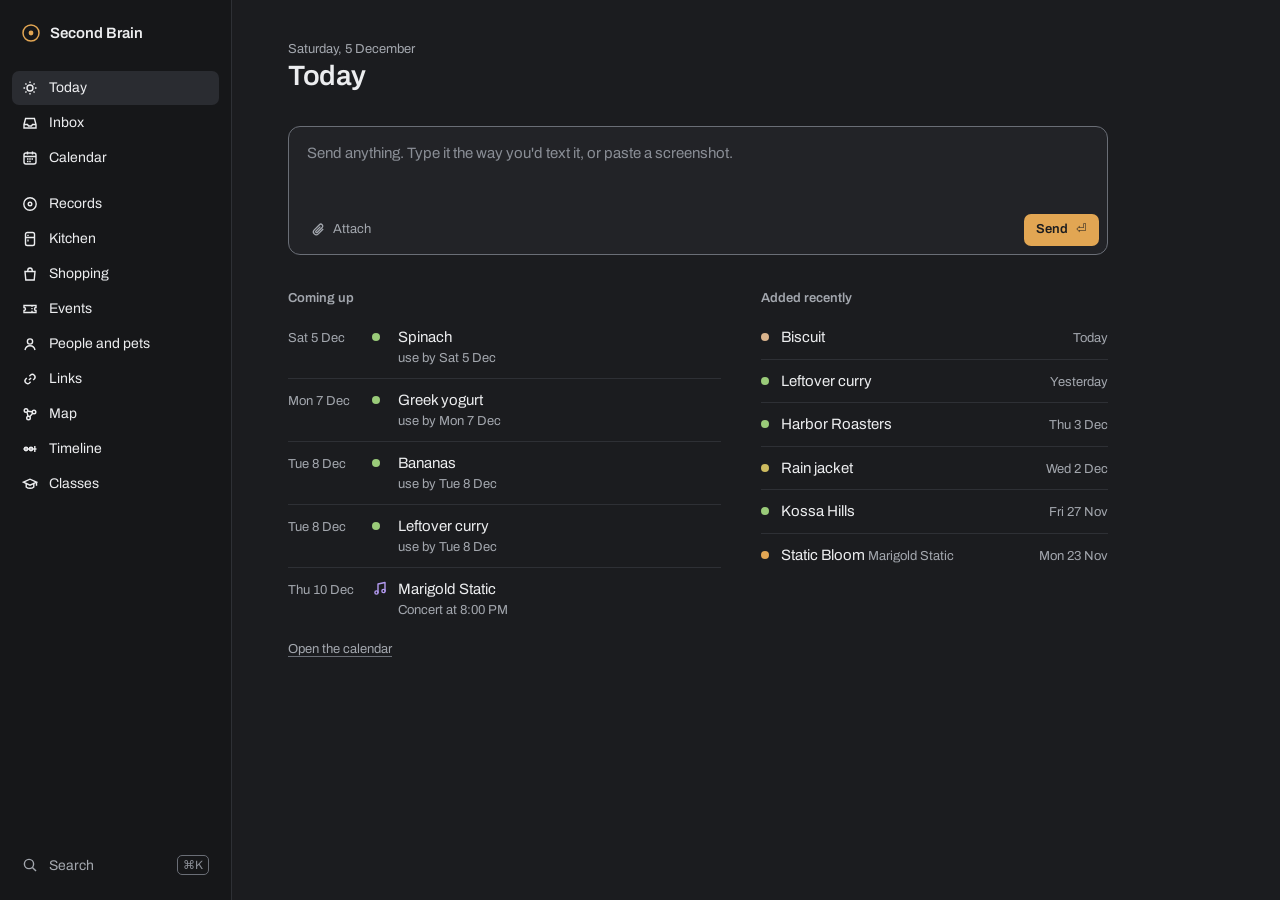
<file: app/index.html>
<!doctype html>
<html lang="en">
  <head>
    <meta charset="UTF-8" />
    <meta name="viewport" content="width=device-width, initial-scale=1.0" />
    <title>Second Brain</title>
    <script type="module" crossorigin src="./assets/index-mhSD2QjE.js"></script>
    <link rel="modulepreload" crossorigin href="./assets/tabTitle-BcQzjl2r.js">
    <link rel="stylesheet" crossorigin href="./assets/index-KR2u6XkV.css">
  </head>
  <body>
    <div id="root"></div>
  </body>
</html>
</file>
<file: app/assets/index-KR2u6XkV.css>
body{margin:0}@font-face{font-family:Archivo;src:url(../fonts/Archivo-Variable.ttf)format("truetype");font-weight:100 900;font-stretch:62% 125%;font-style:normal;font-display:swap}:root{--sb-window:#1b1c1f;--sb-side:#161719;--sb-raised:#222327;--sb-hover:#2a2c31;--sb-line:#2e3035;--sb-control:#6a6e76;--sb-control-2:#7c818a;--sb-line-2:#3a3d43;--sb-pop:#26282d;--sb-text:#ecedef;--sb-text-2:#a3a7ae;--sb-text-3:#8a8e96;--sb-amber:#e2a653;--sb-amber-ink:#1b1c1f;--sb-amber-hover:#ebb46a;--sb-danger:#ef8a7e;--sb-danger-tint:#282325;--sb-danger-line:#ef8a7e59;--sb-kind-record:#e2a653;--sb-kind-store:#6cc0ae;--sb-kind-book:#93aee6;--sb-kind-person:#e59bbf;--sb-kind-pet:#d9b38c;--sb-kind-event:#b39af0;--sb-kind-food:#9acb79;--sb-kind-note:#8e939b;--sb-kind-link:#ee8f7a;--sb-kind-milestone:#f1e4c6;--sb-kind-shopping:#cdbb5f;--sb-kind-holiday:#e86f86;--sb-liked:#9acb79;--sb-not-for-me:#c9877a;--sb-kind-classes:#69c2d8;--sb-fresh-ok:#9acb79;--sb-fresh-soon:#e8cf5e;--sb-fresh-past:#ec7a6e;--sb-fresh-none:#a3a7ae;--sb-paper:#efebe1;--sb-paper-ink:#2a2723;--sb-paper-ink-2:#6b655b;--sb-font-ui:"Archivo", system-ui, -apple-system, "Helvetica Neue", sans-serif;--sb-font-voice:var(--sb-font-ui);--sb-fs-page:28px;--sb-fs-head:13px;--sb-fs-row:15px;--sb-fs-body:14px;--sb-fs-small:13px;--sb-fs-hint:12px;--sb-fs-voice:17px;--sb-fs-voice-log:15px;--sb-s1:4px;--sb-s2:8px;--sb-s3:12px;--sb-s4:16px;--sb-s5:24px;--sb-s6:32px;--sb-s7:48px;--sb-s8:72px;--sb-radius:7px;--sb-radius-panel:10px;--sb-sidebar:232px;--sb-control-h:32px;--sb-bar-h:64px;--lightningcss-light: ;--lightningcss-dark:initial;color-scheme:dark}*,:before,:after{box-sizing:border-box}button,input,textarea,select{font:inherit}body{background:var(--sb-window)}.sb-page{background:var(--sb-window);min-height:100vh;color:var(--sb-text);font-family:var(--sb-font-ui);font-size:var(--sb-fs-body);-webkit-font-smoothing:antialiased;line-height:1.5}.sb-label{font-size:var(--sb-fs-head);color:var(--sb-text-2);font-weight:600}.sb-date{font-size:var(--sb-fs-head);color:var(--sb-text-2)}.sb-voice{font-family:var(--sb-font-voice);font-style:normal;font-size:var(--sb-fs-voice-log);color:var(--sb-text);line-height:1.5}.sb-display{font-size:var(--sb-fs-page);letter-spacing:-.015em;text-wrap:balance;margin:0;font-weight:600;line-height:1.15}.sb-title{font-size:var(--sb-fs-row);font-weight:600;line-height:1.3}.sb-soft{color:var(--sb-text-2)}.sb-hint{font-size:var(--sb-fs-hint);color:var(--sb-text-3)}.sb-dot{background:var(--sb-kind-note);border-radius:50%;flex:none;width:8px;height:8px;display:inline-block}.sb-dot-dark{box-shadow:0 0 0 1px var(--sb-control)}:root{--sb-star:url("data:image/svg+xml,%3Csvg xmlns='http://www.w3.org/2000/svg' viewBox='0 0 24 24'%3E%3Cpath d='M12 1.6l3.1 6.6 7.2.8-5.4 4.9 1.5 7.1L12 17.4 5.6 21l1.5-7.1L1.7 9l7.2-.8z'/%3E%3C/svg%3E");--sb-star-ring:url("data:image/svg+xml,%3Csvg xmlns='http://www.w3.org/2000/svg' viewBox='0 0 24 24'%3E%3Cpath d='M12 3.4l2.6 5.6 6.1.7-4.6 4.2 1.3 6L12 16.8l-5.4 3.1 1.3-6-4.6-4.2 6.1-.7z' fill='none' stroke='black' stroke-width='2.6' stroke-linejoin='round'/%3E%3C/svg%3E")}[data-star]{-webkit-mask:var(--sb-star) center / contain no-repeat;-webkit-mask:var(--sb-star) center / contain no-repeat;mask:var(--sb-star) center / contain no-repeat;border-radius:0;scale:1.4}.sb-shell{background:linear-gradient(to right, var(--sb-side) calc(var(--sb-sidebar) - 1px), var(--sb-line) calc(var(--sb-sidebar) - 1px) var(--sb-sidebar), transparent var(--sb-sidebar));align-items:stretch;min-height:100vh;display:flex}.sb-side{flex:0 0 var(--sb-sidebar);background:var(--sb-side);border-right:1px solid var(--sb-line);flex-direction:column;gap:22px;height:100vh;padding:18px 12px;display:flex;position:sticky;top:0;overflow-y:auto}.sb-side-brand{border-radius:var(--sb-radius);color:var(--sb-text);align-items:center;gap:10px;padding:4px 10px;font-size:15px;font-weight:600;text-decoration:none;display:flex}.sb-side-brand:hover{background:var(--sb-hover)}.sb-side-nav{flex-direction:column;gap:1px;display:flex}.sb-side-gap{flex:none;height:10px}.sb-side-item{border-radius:var(--sb-radius);height:34px;color:var(--sb-text-2);cursor:pointer;text-align:left;background:0 0;border:0;align-items:center;gap:11px;padding:0 10px;font-size:14px;text-decoration:none;display:flex}.sb-side-item svg{flex:none}.sb-side-item:hover,.sb-side-item[aria-current=page]{background:var(--sb-hover);color:var(--sb-text)}.sb-side-search{width:100%;margin-top:auto}.sb-kbd{font-size:var(--sb-fs-hint);color:var(--sb-text-3);border:1px solid var(--sb-control);border-radius:5px;margin-left:auto;padding:0 5px;line-height:18px}.sb-side-item:hover .sb-kbd{color:var(--sb-text-2)}.sb-main{gap:var(--sb-s6);flex-direction:column;flex:auto;min-width:0;padding:40px 56px 64px;display:flex}.sb-bar,.sb-sheet,.sb-sheet-veil{display:none}@media (width<=767px){.sb-shell{background:0 0;flex-direction:column}.sb-side{display:none}.sb-main{padding:22px 16px calc(var(--sb-bar-h) + 32px + env(safe-area-inset-bottom));gap:var(--sb-s5)}:root{--sb-control-h:44px}.sb-bar{z-index:30;height:calc(var(--sb-bar-h) + env(safe-area-inset-bottom));padding-bottom:env(safe-area-inset-bottom);background:var(--sb-side);border-top:1px solid var(--sb-line);grid-template-columns:repeat(5,1fr);display:grid;position:fixed;bottom:0;left:0;right:0}.sb-page .sb-bar-item{color:var(--sb-text-2);font:inherit;cursor:pointer;background:0 0;border:0;flex-direction:column;justify-content:center;align-items:center;gap:3px;font-size:11.5px;text-decoration:none;display:flex}.sb-page .sb-bar-item:hover{color:var(--sb-text);background:var(--sb-hover)}.sb-page .sb-bar-item[aria-current=page],.sb-page .sb-bar-item[aria-current=true]{color:var(--sb-amber)}.sb-page .sb-bar-item:focus-visible{outline-offset:-4px}.sb-sheet-veil{z-index:28;background:#0c0c0e80;display:block;position:fixed;inset:0}.sb-sheet{z-index:29;left:8px;right:8px;bottom:calc(var(--sb-bar-h) + env(safe-area-inset-bottom));background:var(--sb-raised);border:1px solid var(--sb-line);border-bottom:0;border-radius:14px 14px 0 0;flex-direction:column;padding:10px 8px 12px;display:flex;position:fixed;box-shadow:0 -12px 32px #0006}.sb-sheet-handle{background:var(--sb-control);border-radius:2px;align-self:center;width:38px;height:4px;margin-bottom:8px}.sb-page a.sb-sheet-item{border-radius:var(--sb-radius);min-height:48px;color:var(--sb-text);grid-template-columns:22px minmax(0,1fr) auto;align-items:center;gap:14px;padding:0 12px;font-size:16px;text-decoration:none;display:grid}.sb-page a.sb-sheet-item:hover,.sb-page a.sb-sheet-item[aria-current=page]{background:var(--sb-hover)}.sb-sheet-item svg{color:var(--sb-text-2)}.sb-sheet-line{font-size:var(--sb-fs-small);color:var(--sb-text-2);white-space:nowrap}}.sb-card{background:var(--sb-raised);border:1px solid var(--sb-line);border-radius:var(--sb-radius-panel);padding:var(--sb-s3) var(--sb-s4) var(--sb-s4);gap:var(--sb-s2);flex-direction:column;display:flex}.sb-card-head{justify-content:space-between;align-items:center;gap:var(--sb-s3);min-height:28px;display:flex}.sb-card-head h2,.sb-card-head h3{font:inherit;font-size:var(--sb-fs-head);color:var(--sb-text-2);margin:0;font-weight:600}.sb-btn{justify-content:center;align-items:center;gap:var(--sb-s2);min-height:var(--sb-control-h);border-radius:var(--sb-radius);background:var(--sb-amber);color:var(--sb-amber-ink);font-size:var(--sb-fs-small);cursor:pointer;border:0;padding:0 12px;font-weight:600;text-decoration:none;display:inline-flex}.sb-btn:hover{background:var(--sb-amber-hover)}.sb-btn-quiet{color:var(--sb-text);border:1px solid var(--sb-control);background:0 0;font-weight:500}.sb-btn-quiet:hover{background:var(--sb-hover)}.sb-btn:disabled{opacity:.5;cursor:default}.sb-input{min-height:var(--sb-control-h);padding:0 var(--sb-s3);border:1px solid var(--sb-control);border-radius:var(--sb-radius);background:var(--sb-raised);color:var(--sb-text);font:inherit}.sb-input::placeholder{color:var(--sb-text-3)}.sb-input-voice{font-family:var(--sb-font-voice);font-style:normal;font-size:var(--sb-fs-voice);color:var(--sb-text);padding:6px var(--sb-s3)}.sb-chip{border:1px solid var(--sb-control);border-radius:var(--sb-radius);min-height:28px;color:var(--sb-text-2);font-size:var(--sb-fs-small);cursor:pointer;background:0 0;align-items:center;padding:0 10px;display:inline-flex}.sb-chip:hover{color:var(--sb-text);background:var(--sb-hover)}.sb-chip[aria-pressed=true]{background:var(--sb-hover);border-color:var(--sb-hover);color:var(--sb-text)}.sb-check{width:18px;height:18px;accent-color:var(--sb-amber);margin:0}.sb-page a{color:var(--sb-text);-webkit-text-decoration-color:var(--sb-control);text-decoration-color:var(--sb-control);text-underline-offset:3px}.sb-page a:hover{-webkit-text-decoration-color:var(--sb-amber);text-decoration-color:var(--sb-amber)}.sb-page :focus-visible{outline:2px solid var(--sb-amber);outline-offset:2px}.sb-sr{clip-path:inset(50%);white-space:nowrap;width:1px;height:1px;position:absolute;overflow:hidden}.sb-search-veil{z-index:20;background:#0c0c0e73;position:fixed;inset:0}.sb-search{z-index:21;background:var(--sb-raised);border:1px solid var(--sb-line);border-radius:var(--sb-radius-panel);width:min(640px,100% - 32px);color:var(--sb-text);position:fixed;top:96px;left:50%;overflow:hidden;translate:-50%;box-shadow:0 24px 60px #00000073}.sb-search-q{border-bottom:1px solid var(--sb-line);height:54px;color:var(--sb-text-2);align-items:center;gap:10px;padding:0 16px;display:flex}.sb-search-q input{min-width:0;height:100%;color:var(--sb-text);font-size:var(--sb-fs-voice);background:0 0;border:0;outline:none;flex:auto}.sb-search-q input::placeholder{color:var(--sb-text-3)}.sb-search-q input:focus-visible{outline:none}.sb-search-res{max-height:min(430px,100vh - 240px);padding:6px;overflow:auto}.sb-page a.sb-hit{border-radius:var(--sb-radius);color:inherit;grid-template-columns:14px 1fr auto;align-items:baseline;gap:2px 10px;padding:9px 10px;text-decoration:none;display:grid}.sb-hit[aria-selected=true]{background:var(--sb-hover)}.sb-hit-title{font-size:var(--sb-fs-row);overflow-wrap:anywhere;font-weight:600}.sb-hit-kind{font-size:var(--sb-fs-hint);color:var(--sb-text-3);white-space:nowrap}.sb-hit[aria-selected=true] .sb-hit-kind{color:var(--sb-text-2)}.sb-hit-snip{font-size:var(--sb-fs-small);color:var(--sb-text-2);overflow-wrap:anywhere;-webkit-line-clamp:2;-webkit-box-orient:vertical;grid-column:2/4;display:-webkit-box;overflow:hidden}.sb-hit mark{color:var(--sb-text);background:#e2a65338;border-radius:3px;padding:0 2px}.sb-search-none{color:var(--sb-text-2);flex-direction:column;gap:6px;margin:0;padding:22px 18px;display:flex}.sb-search-none b{color:var(--sb-text);font-weight:600}.sb-search-gh{font-size:var(--sb-fs-small);color:var(--sb-text-2);margin:8px 10px 2px;padding-bottom:4px;font-weight:600}.sb-search-group+.sb-search-group .sb-search-gh{margin-top:10px}.sb-page .sb-search-esc{border:1px solid var(--sb-line-2);color:var(--sb-text-3);cursor:pointer;background:0 0}.sb-page .sb-search-esc:hover{color:var(--sb-text);background:var(--sb-hover)}.sb-search-foot{border-top:1px solid var(--sb-line);font-size:var(--sb-fs-hint);color:var(--sb-text-3);flex-wrap:wrap;gap:6px 16px;padding:9px 16px;display:flex}.sb-search-foot span{align-items:center;gap:4px;display:inline-flex}.sb-search-foot kbd{border:1px solid var(--sb-line-2);min-width:18px;height:18px;font:inherit;color:var(--sb-text-2);border-radius:4px;justify-content:center;align-items:center;padding:0 4px;font-size:11px;display:inline-flex}@media (width<=767px){.sb-search{width:100%;top:0;left:0;bottom:calc(var(--sb-bar-h) + env(safe-area-inset-bottom));box-shadow:none;border:0;border-radius:0;flex-direction:column;display:flex;translate:none}.sb-search-res{flex:auto;max-height:none}.sb-search-veil{bottom:calc(var(--sb-bar-h) + env(safe-area-inset-bottom))}.sb-search-foot{display:none}}.ev-head{gap:var(--sb-s2);overflow-wrap:anywhere;flex-direction:column;display:flex}.ev-when{color:var(--sb-text-2);margin:0;font-size:18px}.ev-form{gap:var(--sb-s4);padding-top:var(--sb-s4);grid-template-columns:repeat(auto-fill,minmax(220px,1fr));display:grid}.ev-wide{grid-column:1/-1}.ev-chips{gap:var(--sb-s2);flex-wrap:wrap;display:flex}.ev-note{font-size:var(--sb-fs-small);margin:0}.ev-ticket{background:var(--sb-raised);border:1px solid var(--sb-line);border-radius:var(--sb-radius-panel);display:flex}.ev-ticket-main{align-content:start;gap:var(--sb-s4);min-width:0;padding:var(--sb-s5);flex:auto;grid-template-columns:repeat(auto-fill,minmax(180px,1fr));display:grid}.ev-ticket-stub{gap:var(--sb-s4);padding:var(--sb-s5);border-left:2px dashed var(--sb-control);font-variant-numeric:tabular-nums;flex-direction:column;flex:0 0 240px;display:flex}.ev-ticket-row{overflow-wrap:anywhere;flex-direction:column;gap:2px;display:flex}.ev-ticket-value{font-size:18px}.ev-ticket-empty{padding:var(--sb-s5);margin:0}.ev-notes{gap:var(--sb-s1);flex-direction:column;display:flex}.ev-notes h2,.ev-notes p{margin:0}@media (width<=767px){.ev-ticket{flex-direction:column}.ev-ticket-stub{border-left:0;border-top:2px dashed var(--sb-control);flex-basis:auto}}.w-page{gap:var(--sb-s6);flex-direction:column;width:100%;max-width:1100px;display:flex}.w-h2{margin:0 0 10px;display:block}.w-none{margin:0}.w-next{border:1px solid var(--sb-line);background:var(--sb-raised);border-radius:18px;grid-template-columns:170px minmax(0,1fr);display:grid;overflow:hidden}.w-count{background:linear-gradient(160deg, color-mix(in srgb, var(--sb-kind-event) 28%, transparent), color-mix(in srgb, var(--sb-kind-event) 8%, transparent));border-right:1px solid var(--sb-line);flex-direction:column;justify-content:center;align-items:center;gap:2px;padding:22px 10px;display:flex}.w-count b{letter-spacing:-.04em;white-space:nowrap;font-size:64px;font-weight:600;line-height:.95}.w-count b[data-day]{font-size:48px}.w-count span{font-size:var(--sb-fs-small);color:var(--sb-text-2)}.w-body{flex-direction:column;gap:6px;min-width:0;padding:22px 26px;display:flex}.w-kind{font-size:var(--sb-fs-small);color:var(--sb-text-2);align-items:center;gap:8px;display:inline-flex}.w-ico{background:color-mix(in srgb, var(--sb-kind-event) 16%, transparent);color:#c9b8f5;border-radius:9px;flex:none;justify-content:center;align-items:center;width:30px;height:30px;display:inline-flex}.w-ico-big{border-radius:12px;width:44px;height:44px}.w-title{letter-spacing:-.015em;overflow-wrap:anywhere;margin:4px 0 0;font-size:28px;font-weight:600;line-height:1.2}.sb-page .w-title a{text-decoration:none}@media (width<=767px){.sb-page .w-title a{align-items:center;min-height:44px;display:inline-flex}}.sb-page .w-title a:hover{text-decoration:underline;-webkit-text-decoration-color:var(--sb-amber);text-decoration-color:var(--sb-amber)}.w-when{font-size:var(--sb-fs-voice)}.w-chips{flex-wrap:wrap;gap:8px;margin-top:10px;display:flex}.w-chip{background:var(--sb-window);border:1px solid var(--sb-control);min-height:30px;font-size:var(--sb-fs-small);color:var(--sb-text-2);border-radius:15px;align-items:center;gap:6px;padding:0 11px;display:inline-flex}.sb-page a.w-chip{color:var(--sb-text-2);text-decoration:none}.sb-page a.w-chip:hover{color:var(--sb-text)}.w-stack{flex-direction:column;display:flex}.w-pass{border:1px solid var(--sb-line);background:var(--sb-raised);border-radius:16px;transition:transform .16s;position:relative;overflow:hidden;box-shadow:0 -10px 24px #00000059}.w-pass+.w-pass{margin-top:-18px}.w-pass:hover{transform:translateY(-4px)}.w-pass[data-open=true]{z-index:2}.w-band{background:var(--sb-kind-event);width:5px;position:absolute;top:0;bottom:0;left:0}.w-top{width:100%;color:inherit;font:inherit;text-align:left;cursor:pointer;background:0 0;border:0;grid-template-columns:44px minmax(0,1fr) auto;align-items:center;gap:14px;padding:16px 20px 26px;display:grid}.sb-page .w-top:focus-visible{outline-offset:-3px;border-radius:16px}.w-top{transition:background .12s}.w-top:hover{background:#ffffff0a}.w-name{overflow-wrap:anywhere;flex-direction:column;min-width:0;display:flex}.w-pass-title{font-size:var(--sb-fs-voice);font-weight:600;line-height:1.3}.w-detail{font-size:var(--sb-fs-small);color:var(--sb-text-2)}.w-rel{font-size:var(--sb-fs-small);color:var(--sb-text-2);text-align:right;line-height:1.3}.w-rel b{color:var(--sb-text);letter-spacing:-.01em;font-size:20px;font-weight:600;display:block}.w-open{border-top:1px dashed var(--sb-control);grid-template-columns:minmax(0,1fr) 230px;display:grid}.w-open-one{grid-template-columns:minmax(0,1fr)}.w-open>div{flex-direction:column;gap:8px;min-width:0;padding:16px 20px 20px;display:flex}.w-open>.w-stub{border-left:2px dashed var(--sb-control);background:#24252a}.w-open>.w-foot{border-top:1px solid var(--sb-line);font-size:var(--sb-fs-small);grid-column:1/-1;padding:10px 20px 26px}.w-kv{overflow-wrap:anywhere}.w-kv span{font-size:var(--sb-fs-hint);color:var(--sb-text-3);display:block}.w-kv b{font-size:15px;font-weight:500}.w-bars{opacity:.55;background:repeating-linear-gradient(90deg,#c9ccd1 0 2px,#0000 2px 4px,#c9ccd1 4px 7px,#0000 7px 9px,#c9ccd1 9px 10px,#0000 10px 13px);border-radius:3px;height:34px;margin-top:6px}.w-been{flex-direction:column;gap:6px;display:flex}.w-been-btn{min-height:28px;color:var(--sb-text-2);font:inherit;font-size:var(--sb-fs-head);cursor:pointer;background:0 0;border:0;align-self:flex-start;align-items:center;gap:6px;padding:0 6px 0 0;font-weight:600;display:inline-flex}.w-been-btn:hover{color:var(--sb-text)}.w-chev{transition:transform .16s;display:inline-flex}.w-been-btn[aria-expanded=true] .w-chev{transform:rotate(90deg)}.w-been-list{margin:0;padding:0;list-style:none}.w-been-list li+li{border-top:1px solid var(--sb-line)}.sb-page a.w-been-row{grid-template-columns:16px minmax(0,1fr) auto;align-items:baseline;gap:10px;padding:11px 0;text-decoration:none;display:grid}.w-been-what{overflow-wrap:anywhere}.w-been-when{font-size:var(--sb-fs-small);color:var(--sb-text-2);white-space:nowrap}@media (width<=760px){.w-next{grid-template-columns:minmax(0,1fr)}.w-count{border-right:0;border-bottom:1px solid var(--sb-line);flex-direction:row;gap:10px}.w-count b,.w-count b[data-day]{font-size:44px}.w-open{grid-template-columns:minmax(0,1fr)}.w-open>.w-stub{border-left:0;border-top:2px dashed var(--sb-control)}.w-top{gap:12px;padding:14px 16px 24px}}@media (prefers-reduced-motion:reduce){.w-pass,.w-chev{transition:none}.w-pass:hover{transform:none}}.w-been-glyph{color:var(--sb-kind-event);align-self:center;display:inline-flex}.nt-page{flex-direction:column;gap:18px;max-width:1100px;display:flex}.sb-page .nt-back{align-items:center;gap:var(--sb-s2);color:var(--sb-text-2);font:inherit;font-size:var(--sb-fs-small);cursor:pointer;background:0 0;border:0;align-self:flex-start;padding:0;text-decoration:none;display:inline-flex}.sb-page .nt-back:hover{color:var(--sb-text)}.nt-back-chev{display:inline-flex;transform:scaleX(-1)}.nt-head{flex-direction:column;gap:6px;display:flex}.nt-head .sb-display{margin:0}.nt-line{color:var(--sb-text-2);margin:0;font-size:15px}.nt-grid{grid-template-columns:minmax(0,1fr) 320px;align-items:start;gap:28px;display:grid}.nt-main,.nt-side{flex-direction:column;gap:18px;min-width:0;display:flex}.nt-h2{color:var(--sb-text-2);margin:0 0 8px;font-size:13px;font-weight:600}.nt-side-sec{flex-direction:column;display:flex}.nt-side-sec .sb-soft{margin:0}.nt-details{gap:0;padding:18px 18px 20px}.nt-details-h{margin:0 0 10px;font-size:15px;font-weight:600}.nt-card{background:var(--sb-raised);border:1px solid var(--sb-line);border-radius:var(--sb-radius-panel);padding:var(--sb-s3) var(--sb-s4)}.nt-how{align-items:center;gap:12px;display:flex}.nt-how b{overflow-wrap:anywhere;font-size:14px;font-weight:600;display:block}.nt-how span:not(.nt-how-q){color:var(--sb-text-2);font-size:12.5px;display:block}.sb-page .nt-how a{color:inherit;min-width:0;text-decoration:none}.nt-how-q{border-radius:var(--sb-radius);background:var(--sb-hover);width:28px;height:28px;color:var(--sb-text-2);flex:none;justify-content:center;align-items:center;font-size:18px;display:inline-flex}.nt-chips{flex-wrap:wrap;gap:6px;display:flex}.sb-page .nt-chip{background:var(--sb-hover);height:30px;color:var(--sb-text);border-radius:15px;align-items:center;gap:7px;padding:0 12px;font-size:14px;text-decoration:none;display:inline-flex}.nt-shown{padding:var(--sb-s3) var(--sb-s4)}.nt-sent-words{color:var(--sb-text);overflow-wrap:anywhere;margin:0;font-size:24px;line-height:1.35}.nt-became{margin:0;padding:0;list-style:none}.sb-page a.nt-became-row{color:var(--sb-text);grid-template-columns:28px minmax(0,1fr) auto;align-items:center;gap:10px;padding:8px 0;text-decoration:none;display:grid}.nt-became-dot{border-radius:var(--sb-radius);justify-content:center;align-items:center;width:28px;height:28px;display:inline-flex}.nt-became-t span{color:var(--sb-text-2);font-size:13.5px}.nt-became-d{font-size:var(--sb-fs-small);color:var(--sb-text-2)}.nt-filed{margin:8px 0 0}.ev-eyebrow{font-size:var(--sb-fs-small);color:var(--sb-kind-event);align-items:center;gap:8px;display:inline-flex}.ev-pic{border:1px solid color-mix(in srgb, var(--sb-kind-event) 55%, transparent);background:color-mix(in srgb, var(--sb-kind-event) 13%, var(--sb-raised));border-radius:12px;grid-template-columns:112px minmax(0,1fr);display:grid;overflow:hidden}.ev-pic-stub{border-right:2px dashed color-mix(in srgb, var(--sb-kind-event) 60%, transparent);text-align:center;color:var(--sb-text-2);flex-direction:column;justify-content:center;align-items:center;gap:4px;padding:14px 8px;font-size:13.5px;display:flex}.ev-pic-stub b{color:var(--sb-text);font-size:15px;font-weight:600}.ev-pic-soon{color:var(--sb-text);margin-top:8px}.ev-pic-rows{grid-template-columns:repeat(2,minmax(0,1fr));gap:12px 24px;margin:0;padding:16px 18px;display:grid}.ev-pic-rows div{min-width:0}.ev-pic-rows dt{color:var(--sb-text-2);font-size:12.5px}.ev-pic-rows dd{color:var(--sb-text);overflow-wrap:anywhere;margin:2px 0 0;font-size:13.5px}.lm-none{flex-direction:column;display:flex}.lm-none-h2{color:var(--sb-text-2);margin:0 0 8px;font-size:13px;font-weight:600}.lm-none-box{padding:var(--sb-s4);border:1px dashed var(--sb-line-2);border-radius:var(--sb-radius-panel);flex-direction:column;gap:8px;display:flex}.lm-none-box h3{margin:0;font-size:15px;font-weight:600}.lm-none-box p{color:var(--sb-text-2);margin:0;font-size:14px}.lm-none-art{height:110px;display:block;position:relative}.lm-none-art i{background:var(--sb-amber);border-radius:50%;width:14px;height:14px;margin:-7px 0 0 -7px;position:absolute;top:50%;left:50%;box-shadow:0 0 40px 22px #e2a6531f}.lm-none-art s,.lm-none-art u{border:1px dashed var(--sb-text-3);border-radius:50%;width:8px;height:8px;position:absolute}.lm-none-art s{top:30%;left:26%}.lm-none-art u{top:62%;right:26%}.lm-none-act{border-radius:var(--sb-radius);border:1px solid var(--sb-control-2);height:32px;color:var(--sb-text);font-size:var(--sb-fs-small);cursor:pointer;background:0 0;align-self:flex-start;padding:0 12px}.lm-none-act:hover{background:var(--sb-hover)}@media (width<=900px){.nt-grid{grid-template-columns:1fr}}@media (width<=600px){.ev-pic{grid-template-columns:84px minmax(0,1fr)}.ev-pic-rows{grid-template-columns:1fr;padding:14px}.nt-sent-words{font-size:20px}}@media (width<=767px){.sb-page .nt-back{min-height:44px}}.t-page{gap:var(--sb-s5);flex-direction:column;width:100%;max-width:1100px;display:flex}.t-top{flex-wrap:wrap;justify-content:space-between;align-items:center;gap:12px;display:flex}.t-keys{flex-wrap:wrap;gap:4px;display:flex}.t-key{border-radius:var(--sb-radius);height:28px;color:var(--sb-text-2);font:inherit;font-size:var(--sb-fs-small);cursor:pointer;background:0 0;border:0;align-items:center;gap:7px;padding:0 10px;display:inline-flex}.t-key:hover{background:var(--sb-hover);color:var(--sb-text)}.t-key i{border-radius:50%;width:8px;height:8px}.t-key[aria-pressed=false]{color:var(--sb-text-3)}.t-key[aria-pressed=false]:hover{color:var(--sb-text-2)}.t-key[aria-pressed=false] i{box-shadow:inset 0 0 0 1.5px var(--sb-text-3);background:0 0!important}.t-addbtn{border-radius:var(--sb-radius);border:1px solid var(--sb-control);height:32px;color:var(--sb-text);font:inherit;font-size:var(--sb-fs-small);cursor:pointer;background:0 0;align-items:center;gap:7px;padding:0 12px;display:inline-flex}.t-addbtn:hover{background:var(--sb-hover)}.t-wrap{grid-template-columns:minmax(0,500px) minmax(0,1fr);align-items:start;gap:28px;display:grid}.t-discwrap{flex-direction:column;gap:10px;display:flex}.t-sidebar{font-size:var(--sb-fs-small);color:var(--sb-text-2);justify-content:space-between;align-items:center;gap:10px;display:flex}.t-flip{border:1px solid var(--sb-control);height:30px;color:var(--sb-text);font:inherit;font-size:var(--sb-fs-small);cursor:pointer;background:0 0;border-radius:15px;align-items:center;padding:0 11px;display:inline-flex}.t-flip:hover{background:var(--sb-hover)}.t-discbox{position:relative}.t-disc{aspect-ratio:1;position:relative}.t-svg{width:100%;height:100%;display:block}.t-svg:focus{outline:none}.t-letter{fill:var(--sb-text-3);font-family:var(--sb-font-ui)}.t-yl{color:var(--sb-text-3);font-variant-numeric:tabular-nums;pointer-events:none;font-size:11px;line-height:1;position:absolute;transform:translate(-100%,-50%)}.t-ring{fill:none;stroke:#fff;stroke-opacity:.11;stroke-width:1px;pointer-events:none}.t-ring[data-on=true]{stroke:var(--sb-text);stroke-opacity:.85;stroke-width:2px}.t-hit{fill:none;stroke:#0000;stroke-width:20px;cursor:pointer;pointer-events:stroke}.t-hit:hover{stroke:#ffffff0d}.t-mark{cursor:pointer;outline:none}.t-mark:hover .t-halo{fill:#ffffff1a}.t-tick{stroke-width:2px;stroke-opacity:.85;pointer-events:none}.t-tip{z-index:2;border-radius:var(--sb-radius);background:var(--sb-pop);border:1px solid var(--sb-line-2);pointer-events:none;flex-direction:column;gap:1px;width:max-content;max-width:240px;padding:7px 10px;display:flex;position:absolute;transform:translate(-50%,calc(-100% - 14px));box-shadow:0 8px 20px #0006}.t-tip b{font-size:var(--sb-fs-small);font-weight:600}.t-tip span{font-size:var(--sb-fs-hint);color:var(--sb-text-2)}.t-halo{fill:#0000}.t-mark[data-on=true] .t-halo{fill:none;stroke:var(--sb-text);stroke-width:2px}.t-mark:focus-visible .t-halo{fill:none;stroke:var(--sb-amber);stroke-width:2px}.t-badge{fill:var(--sb-text)}.t-badge-n{fill:var(--sb-window);font-family:var(--sb-font-ui)}.t-label-paper{fill:var(--sb-paper)}.t-label-ring{stroke:var(--sb-paper-ink);stroke-opacity:.15}.t-label{text-align:center;width:22%;color:var(--sb-paper-ink);pointer-events:none;position:absolute;top:50%;left:50%;transform:translate(-50%,-50%)}.t-ly{letter-spacing:-.03em;margin:3px 0 2px;font-size:clamp(18px,5vw,30px);font-weight:700;line-height:1.05;display:block}.t-lt{color:var(--sb-paper-ink-2);font-size:11px;display:block}.t-today{color:var(--sb-window);background:var(--sb-text);pointer-events:none;border-radius:4px;padding:0 5px;font-size:11px;font-weight:600;line-height:17px;position:absolute;transform:translate(-125%,-50%)}.t-bnote{text-align:center;width:64%;font-size:var(--sb-fs-small);color:var(--sb-text-2);margin:0;position:absolute;top:24%;left:50%;transform:translate(-50%)}.t-dot{border:2px dashed var(--sb-amber);pointer-events:none;background:#e2a65326;border-radius:50%;width:18px;height:18px;margin:-9px 0 0 -9px;position:absolute}.t-pop{border:1px solid var(--sb-line);border-radius:var(--sb-radius-panel);background:var(--sb-raised);z-index:3;flex-direction:column;gap:9px;width:300px;padding:12px;display:flex;position:absolute;transform:translate(-50%,18px);box-shadow:0 10px 24px #00000080}.t-pt{font-size:var(--sb-fs-small);color:var(--sb-text-2);font-weight:600}.t-pin{border:1px solid var(--sb-control);border-radius:var(--sb-radius);background:var(--sb-window);height:36px;color:var(--sb-text);font:inherit;width:100%;padding:0 10px;font-size:16px}.t-pin::placeholder{color:var(--sb-text-3)}.t-perr{font-size:var(--sb-fs-small);color:var(--sb-text-2);margin:0}.t-prow{align-items:center;gap:6px;display:flex}.t-more{color:var(--sb-text-2);font:inherit;font-size:var(--sb-fs-small);text-underline-offset:3px;text-decoration:underline;-webkit-text-decoration-color:var(--sb-control);text-decoration-color:var(--sb-control);cursor:pointer;background:0 0;border:0;margin-right:auto;padding:0}.t-pbtn{min-height:32px}.t-side{border:1px solid var(--sb-line);background:var(--sb-raised);border-radius:14px;flex-direction:column;min-width:0;padding:18px 18px 16px;display:flex}.t-years{flex-wrap:wrap;align-items:center;gap:4px;margin-bottom:14px;display:flex}.t-years button{border-radius:var(--sb-radius);border:1px solid var(--sb-control);min-width:50px;height:28px;color:var(--sb-text-2);font:inherit;font-size:var(--sb-fs-small);cursor:pointer;font-variant-numeric:tabular-nums;background:0 0;padding:0 8px}.t-years button:hover{color:var(--sb-text)}.t-years button[aria-pressed=true]{border-color:var(--sb-text);color:var(--sb-text);background:var(--sb-hover)}.t-years button[data-empty=true]{border-style:dashed}.t-earlier{font-size:var(--sb-fs-hint);color:var(--sb-text-3);margin:0 2px 0 8px}.t-yh{letter-spacing:-.03em;margin:0;font-size:30px;font-weight:700}.t-sub{font-size:var(--sb-fs-small);color:var(--sb-text-2);margin-top:2px}.t-none{font-size:var(--sb-fs-body);color:var(--sb-text-2);margin:14px 0}.t-group{flex-direction:column;gap:8px;padding:10px 0;display:flex}.t-mon{font-size:var(--sb-fs-small);color:var(--sb-text-2);margin:8px 0 0;font-weight:600}.t-mon[data-loose=true]{color:var(--sb-text-3);font-weight:500}.t-things{flex-direction:column;align-items:flex-start;gap:12px;min-width:0;display:flex}.t-things a,.t-things button{font:inherit;cursor:pointer;text-align:left;color:var(--sb-text);max-width:100%;text-decoration:none}.t-things [data-on=true]{outline:2px solid var(--sb-amber);outline-offset:3px}.t-addyear{border-radius:var(--sb-radius);border:1px dashed var(--sb-control);height:30px;color:var(--sb-text-2);font:inherit;font-size:var(--sb-fs-small);cursor:pointer;background:0 0;align-self:flex-start;align-items:center;gap:6px;margin-top:12px;padding:0 10px;display:inline-flex}.t-addyear:hover{background:var(--sb-hover);color:var(--sb-text)}.t-ms{background:var(--sb-paper);border:0;border-radius:3px;min-width:230px;padding:18px 18px 13px;position:relative;transform:rotate(-.8deg);box-shadow:0 8px 18px #00000061;color:var(--sb-paper-ink)!important}.t-ms:before{content:"";background:#ecedef61;width:54px;height:16px;margin-left:-27px;position:absolute;top:-8px;left:50%;transform:rotate(2deg)}.t-ms:focus-visible{outline-color:var(--sb-paper-ink)}.t-mst{letter-spacing:-.01em;align-items:center;gap:9px;font-size:17px;font-weight:600;display:flex}.t-mst i{background:#a8874f;flex:none;width:8px;height:8px;transform:rotate(45deg)}.t-msw{color:var(--sb-paper-ink-2);margin-top:4px;padding-left:17px;font-size:12px;display:block}.t-stub{border:1px solid var(--sb-control);background:var(--sb-raised);width:380px;box-shadow:inset 4px 0 0 var(--sb-kind-event);border-radius:10px;grid-template-columns:minmax(0,1fr) 86px;transition:background .12s;display:grid;-webkit-mask:radial-gradient(7px at calc(100% - 86px) 0,#0000 98%,#000) top/100% 51% no-repeat,radial-gradient(7px at calc(100% - 86px) 100%,#0000 98%,#000) bottom/100% 51% no-repeat;mask:radial-gradient(7px at calc(100% - 86px) 0,#0000 98%,#000) top/100% 51% no-repeat,radial-gradient(7px at calc(100% - 86px) 100%,#0000 98%,#000) bottom/100% 51% no-repeat}.t-stub:hover{background:var(--sb-hover)}.t-stubmain{flex-direction:column;gap:2px;min-width:0;padding:12px 14px 12px 18px;display:flex}.t-sk{color:var(--sb-kind-event);align-items:center;gap:5px;font-size:12px;display:inline-flex}.t-st{letter-spacing:-.01em;font-size:17px;font-weight:600}.t-sv{font-size:var(--sb-fs-small);color:var(--sb-text-2)}.t-stubend{border-left:2px dashed var(--sb-control);flex-direction:column;justify-content:center;align-items:center;padding:8px 4px;display:flex}.t-sd{letter-spacing:-.02em;font-size:28px;font-weight:600;line-height:1}.t-sm{color:var(--sb-text-2);margin-top:3px;font-size:12px}.t-sr{color:var(--sb-text-2);margin-top:3px;font-size:11px}.t-rec{align-items:center;gap:14px;padding:0 12px 0 0;display:inline-flex}.t-sleeve{flex:none;width:92px;height:66px;position:relative}.t-sleeve s{background:radial-gradient(circle, var(--vc) 0 10px, #0d0d0f 11px 12px, transparent 13px), conic-gradient(from 30deg, #ffffff1a, transparent 20%, transparent 50%, #ffffff14 60%, transparent 80%), repeating-radial-gradient(circle, #1c1d21 0 1.5px, #2a2b30 1.5px 3px);border-radius:50%;width:60px;height:60px;position:absolute;top:3px;left:34px;box-shadow:0 2px 6px #00000080}.t-sleeve u{background:linear-gradient(150deg,#4a4640,#2d2b28);border-radius:3px;width:66px;height:66px;position:absolute;top:0;left:0;box-shadow:0 3px 8px #00000073}.t-rt{font-size:15px;font-weight:600;display:block}.t-rw{color:var(--sb-text-2);font-size:12px;display:block}.t-say{background:color-mix(in srgb, var(--sb-kind-person) 13%, transparent);border:1px solid color-mix(in srgb, var(--sb-kind-person) 35%, transparent);border-radius:14px 14px 14px 4px;padding:10px 14px;display:block}.t-yt{font-size:15px;font-weight:600;display:block}.t-yw{color:var(--sb-text-2);margin-top:2px;font-size:12px;display:block}.t-pet{border:1px solid color-mix(in srgb, var(--sb-kind-pet) 35%, transparent);background:color-mix(in srgb, var(--sb-kind-pet) 8%, transparent);border-radius:22px;align-items:center;gap:12px;padding:6px 12px 6px 6px;display:inline-flex}.t-pet i{background:color-mix(in srgb, var(--sb-kind-pet) 20%, transparent);width:34px;height:34px;color:var(--sb-kind-pet);border-radius:50%;flex:none;justify-content:center;align-items:center;display:inline-flex}.t-pett{font-size:16px;font-weight:500;display:block}.t-petw{color:var(--sb-text-2);font-size:12px;display:block}.t-link{border:1px solid var(--sb-control);background:var(--sb-raised);box-shadow:inset 3px 0 0 var(--sb-kind-link);border-radius:8px;align-items:center;gap:10px;padding:9px 14px 9px 12px;display:inline-flex}.t-link i{display:inline-flex}.t-lt2{font-size:14px;font-weight:600}.t-card{border:1px solid var(--sb-line);background:var(--sb-raised);border-radius:14px;flex-direction:column;gap:10px;min-width:0;padding:18px 18px 16px;display:flex}.t-card-h{flex-wrap:wrap;justify-content:space-between;align-items:baseline;gap:4px 12px;display:flex}.t-card-h h2{margin:0;font-size:17px;font-weight:600}.t-card-h span{font-size:var(--sb-fs-small);color:var(--sb-text-2)}.t-cfoot{flex-wrap:wrap;align-items:center;gap:4px;margin-top:4px;display:flex}.t-tog{flex-direction:column;gap:12px;display:flex}.t-tog .t-card{border-radius:var(--sb-radius-panel);background:var(--sb-window);padding:14px}@media (width<=1100px){.t-wrap{grid-template-columns:1fr}.t-discwrap{max-width:560px}}@media (width<=760px){.t-top{flex-direction:column;align-items:flex-start}.t-discwrap{max-width:none}.t-pop{width:auto;max-width:340px;margin:10px auto 0;position:static;transform:none}.t-stub{width:100%}.t-ms{min-width:0}}.td-page{flex-direction:column;gap:34px;width:100%;max-width:820px;display:flex}.td-h2{margin:0 0 8px}.td-detail{font-size:var(--sb-fs-small);color:var(--sb-text-2);display:block}p.td-detail{margin:var(--sb-s3) 0}.td-hint{font-size:var(--sb-fs-small);color:var(--sb-text-2);margin:6px 2px 0}.td-error{font-size:var(--sb-fs-small);color:var(--sb-text-2);margin:6px 0 0}.td-box{background:var(--sb-raised);border:1px solid var(--sb-control);border-radius:12px;transition:box-shadow .16s,border-color .16s}.td-box:focus-within{border-color:var(--sb-amber);box-shadow:0 0 0 3px color-mix(in srgb, var(--sb-amber) 14%, transparent)}.td-words{field-sizing:content;resize:none;width:100%;min-height:calc(2lh + 32px);max-height:220px;color:var(--sb-text);font-family:var(--sb-font-voice);font-size:var(--sb-fs-voice);background:0 0;border:0;outline:none;padding:16px 18px;line-height:1.45;display:block}.td-words::placeholder{font-family:var(--sb-font-ui);color:var(--sb-text-3);font-size:15px}.sb-page .td-words:focus-visible{outline:none}.td-bar{align-items:center;gap:8px;padding:6px 8px 8px 12px;display:flex}.td-attach-btn{min-height:var(--sb-control-h);border-radius:var(--sb-radius);color:var(--sb-text-2);font-size:var(--sb-fs-small);cursor:pointer;background:0 0;border:0;align-items:center;gap:7px;padding:0 10px;display:inline-flex}.td-attach-btn:hover{background:var(--sb-hover);color:var(--sb-text)}.td-attach-btn:disabled{opacity:.5;cursor:default}.td-send{margin-left:auto}.td-send kbd{font:inherit;opacity:.8;font-weight:500}.td-attached{flex-direction:column;gap:6px;margin:0;padding:0 12px;list-style:none;display:flex}.td-attach{background:var(--sb-window);border:1px solid var(--sb-line);border-radius:8px;align-items:center;gap:12px;min-width:0;padding:8px;display:flex}.td-thumb{object-fit:cover;background:var(--sb-hover);border-radius:4px;flex:0 0 40px;width:40px;height:40px}.td-attach-name{text-overflow:ellipsis;white-space:nowrap;min-width:0;font-size:var(--sb-fs-small);overflow:hidden}.td-attach .td-act{margin-left:auto}.td-messages{flex-direction:column;gap:14px;display:flex}.td-panel{background:var(--sb-raised);border:1px solid var(--sb-line);border-radius:var(--sb-radius-panel);overflow:hidden}.td-sent{border-bottom:1px solid var(--sb-line);color:var(--sb-text);-webkit-line-clamp:2;white-space:pre-line;-webkit-box-orient:vertical;margin:0;padding:12px 14px 10px;display:-webkit-box;overflow:hidden}.td-think,.td-note{font-size:var(--sb-fs-small);color:var(--sb-text-2);flex-wrap:wrap;align-items:center;gap:8px;margin:0;padding:12px 14px;display:flex}.td-think i{background:var(--sb-amber);border-radius:50%;width:6px;height:6px;animation:1s ease-in-out infinite td-pulse}@keyframes td-pulse{50%{opacity:.25}}.td-all{justify-content:flex-end;padding:10px 14px 0;display:flex}.td-row{border-top:1px solid var(--sb-line);grid-template-columns:34px minmax(0,1fr) auto;align-items:center;gap:4px 10px;padding:12px 14px 12px 12px;display:grid;position:relative}.td-found>.td-row:first-child,.td-all+.td-row{border-top:0}.td-row[data-on=true]{background:var(--sb-hover)}.td-row[data-on=true]:before{content:"";background:var(--sb-amber);border-radius:2px;width:2px;position:absolute;top:10px;bottom:10px;left:0}.td-glyph{border-radius:var(--sb-radius);justify-content:center;align-self:start;align-items:center;width:28px;height:28px;display:flex}.td-glyph .sb-dot{width:9px;height:9px}.td-what{min-width:0}.td-dest{font-size:var(--sb-fs-small);color:var(--sb-text-2);white-space:nowrap;align-self:start;padding-top:2px}.td-problems{font-size:var(--sb-fs-small);color:var(--sb-text-2);margin:4px 0 0;padding:0;list-style:none}.td-acts{align-items:center;gap:var(--sb-s1);margin-top:var(--sb-s2);flex-wrap:wrap;grid-column:2/4;display:flex}.td-act{min-height:28px;padding:0 var(--sb-s3);color:var(--sb-text-2);font-size:var(--sb-fs-small);cursor:pointer;background:0 0;border:0;border-radius:6px;align-items:center;text-decoration:none;display:inline-flex}.sb-page a.td-act{color:var(--sb-text-2);text-decoration:none}.td-act:hover,.sb-page a.td-act:hover{background:var(--sb-line);color:var(--sb-text)}.td-act:disabled{opacity:.5;cursor:default}.td-act.td-err-try{border:1px solid var(--sb-control);color:var(--sb-text);white-space:nowrap}.td-act-main{background:var(--sb-amber);color:var(--sb-amber-ink);font-weight:600}.td-act-main:hover{background:var(--sb-amber-hover);color:var(--sb-amber-ink)}.td-act-main:disabled:hover{background:var(--sb-amber)}.td-act.td-act-wait{border:1px dashed var(--sb-control-2);color:var(--sb-text-2);opacity:1}.td-wait{font-size:var(--sb-fs-small);color:var(--sb-text-2);padding:0 6px}.td-row-error{grid-column:2/4;margin:0}.td-taps{flex-wrap:wrap;grid-column:2/4;gap:6px;margin-top:8px;display:flex}.td-taps .sb-chip{color:var(--sb-text)}.td-taps .sb-chip:hover{background:var(--sb-line)}.td-taps .sb-chip:disabled{opacity:.5;cursor:default}.td-row-think{grid-column:2/4;padding:0}.td-group{border:1px solid var(--sb-control);border-radius:var(--sb-radius-panel);margin:10px;overflow:hidden}.td-group>.td-row:first-child,.td-group>.td-filed:first-child{border-top:0}.td-group-acts{border-top:1px solid var(--sb-line);flex-wrap:wrap;align-items:center;gap:4px;padding:8px 14px 10px 56px;display:flex}.td-group-acts .td-undo{margin-left:auto}.td-more-wrap{display:inline-flex;position:relative}:is(.td-panel:has(.td-menu),.td-group:has(.td-menu)){overflow:visible}.td-menu{z-index:4;background:var(--sb-raised);border:1px solid var(--sb-line);border-radius:var(--sb-radius-panel);min-width:190px;padding:4px;position:absolute;top:calc(100% + 4px);left:0;box-shadow:0 12px 30px #00000059}.td-menu ul{margin:0;padding:0;list-style:none}.td-menu-label{font-size:var(--sb-fs-small);color:var(--sb-text-3);margin:0;padding:6px 10px 4px}.td-menu button{border-radius:var(--sb-radius);width:100%;min-height:30px;color:var(--sb-text);font-size:var(--sb-fs-small);text-align:left;cursor:pointer;background:0 0;border:0;justify-content:space-between;align-items:center;gap:10px;padding:0 10px;display:flex}.td-menu button:hover,.td-menu button:focus-visible{background:var(--sb-hover)}.td-menu button[aria-current]{color:var(--sb-text-2)}.td-menu-skip{margin-bottom:4px}.td-menu .td-menu-skip+.td-menu-label{border-top:1px solid var(--sb-line);padding-top:8px}.td-edit{border-top:1px solid var(--sb-line);grid-column:2/4;min-width:0;margin-top:8px;padding-top:10px}.td-card{grid-column:1/-1;margin-top:10px}.td-field{border:0;border-bottom:1px solid var(--sb-control);min-width:0;min-height:30px;color:var(--sb-text);font-size:var(--sb-fs-body);background:0 0;border-radius:0;outline:none}select.td-field{padding:0 2px}select.td-field option{background:var(--sb-raised);color:var(--sb-text)}.td-lines{field-sizing:content;resize:none;padding:5px 0;line-height:1.4}.td-field:focus,.sb-page .td-field:focus-visible{border-bottom-color:var(--sb-amber);outline:none}.td-filed{border-top:1px solid var(--sb-line);font-size:var(--sb-fs-body);color:var(--sb-text-2);align-items:center;gap:10px;padding:11px 14px;display:flex}.td-found>.td-filed:first-child,.td-all+.td-filed{border-top:0}.td-filed b{color:var(--sb-text);font-weight:600}.td-check{flex:none;display:inline-flex}.td-filed-words{min-width:0}.td-undo{min-height:28px;color:var(--sb-text-2);font-size:var(--sb-fs-small);text-decoration:underline;-webkit-text-decoration-color:var(--sb-control);text-decoration-color:var(--sb-control);text-underline-offset:3px;cursor:pointer;background:0 0;border:0;margin-left:auto}.td-undo:hover{color:var(--sb-text);-webkit-text-decoration-color:var(--sb-amber);text-decoration-color:var(--sb-amber)}.td-two{grid-template-columns:1fr;gap:28px;display:grid}@media (width>=960px){.td-two{grid-template-columns:1.25fr 1fr;gap:40px}}.td-list{margin:0;padding:0;list-style:none}.td-list li+li .td-li{border-top:1px solid var(--sb-line)}.sb-page a.td-li{color:var(--sb-text);grid-template-columns:74px 16px minmax(0,1fr);align-items:baseline;gap:10px;padding:10px 0;text-decoration:none;display:grid}.sb-page a.td-li-r{grid-template-columns:10px minmax(0,1fr) auto}.td-li .sb-dot{transform:translateY(-1px)}.td-li-title{font-size:var(--sb-fs-row);display:block}.td-li-detail{font-size:var(--sb-fs-small);color:var(--sb-text-2)}a.td-li:hover .td-li-title{text-decoration:underline;-webkit-text-decoration-color:var(--sb-amber);text-decoration-color:var(--sb-amber);text-underline-offset:3px}.td-when{font-size:var(--sb-fs-small);color:var(--sb-text-2);font-variant-numeric:tabular-nums;white-space:nowrap}@media (prefers-reduced-motion:reduce){.td-think i{animation:none}.td-box{transition:none}}@media (width<=760px){.td-dest{display:none}.td-group{margin:8px}.td-group-acts{padding-left:14px}}.sb-page a.td-more-link{font-size:var(--sb-fs-small);color:var(--sb-text-2);margin-top:10px;display:inline-block}.sb-page a.td-more-link:hover{color:var(--sb-text)}.td-glyph-s{align-self:start;margin-top:2px;display:inline-flex}@media (width<=767px){.td-act{min-height:44px}}.td-snap{grid-template-columns:280px minmax(0,1fr);padding:0;display:grid}.td-snap-pic{gap:var(--sb-s3);padding:var(--sb-s4);border-right:1px solid var(--sb-line);flex-direction:column;min-width:0;display:flex}.td-snap-pic img{border-radius:6px;width:100%;height:auto;display:block}.td-snap-pic[data-blur] img{filter:saturate(.85)}.td-snap-body{gap:var(--sb-s4);padding:var(--sb-s4);flex-direction:column;min-width:0;display:flex}.td-snap-head{gap:var(--sb-s3);grid-template-columns:28px minmax(0,1fr);align-items:start;display:grid}.td-snap-head .sb-title{overflow-wrap:anywhere}.td-snap p{margin:0}.td-snap-head .td-detail{margin-top:var(--sb-s1)}.td-snap-dl{gap:var(--sb-s2) var(--sb-s4);grid-template-columns:minmax(0,1fr) minmax(0,1fr);margin:0;display:grid}.td-snap-row{gap:var(--sb-s1);flex-direction:column;min-width:0;display:flex}.td-snap-row dt{font-size:var(--sb-fs-hint);color:var(--sb-text-2)}.td-snap-row dd{min-width:0;margin:0}.td-snap-val{text-align:left;overflow-wrap:anywhere;width:100%;height:auto;padding-block:var(--sb-s1);justify-content:flex-start}.td-snap-val[data-empty]{color:var(--sb-text-2);gap:var(--sb-s2)}.td-snap-add{color:var(--sb-text);text-decoration:underline;-webkit-text-decoration-color:var(--sb-amber);text-decoration-color:var(--sb-amber);text-underline-offset:3px}.td-snap .kt-input{box-sizing:border-box;width:100%}@media (width<=767px){.td-snap{grid-template-columns:minmax(0,1fr)}.td-snap-pic{border-right:0;border-bottom:1px solid var(--sb-line)}.td-snap-dl{grid-template-columns:minmax(0,1fr)}}.td-snap[data-inbox]{grid-template-columns:minmax(0,1fr)}.td-snap .td-acts{margin-top:0}.td-snap .td-wait{padding:0 var(--sb-s1)}.qb{gap:var(--sb-s3);flex-direction:column;display:flex}.qb-box{align-items:center;gap:var(--sb-s2);background:var(--sb-raised);border:1px solid var(--sb-control);border-radius:var(--sb-radius-panel);padding:var(--sb-s1) var(--sb-s1) var(--sb-s1) var(--sb-s4);transition:border-color .16s,box-shadow .16s;display:flex}.qb-box:focus-within{border-color:var(--sb-amber);box-shadow:0 0 0 3px color-mix(in srgb, var(--sb-amber) 14%, transparent)}.qb-words{min-width:0;height:34px;color:var(--sb-text);font-family:var(--sb-font-voice);font-size:var(--sb-fs-voice);background:0 0;border:0;outline:none;flex:auto;padding:0}.qb-words::placeholder{font-family:var(--sb-font-ui);color:var(--sb-text-3);font-size:15px}.sb-page .qb-words:focus-visible{outline:none}.qb-clip{border-radius:var(--sb-radius);width:32px;height:32px;color:var(--sb-text-2);cursor:pointer;background:0 0;border:0;justify-content:center;align-items:center;display:inline-flex}.qb-clip:hover{background:var(--sb-hover);color:var(--sb-text)}.qb-add{min-height:32px}.qb-images{font-size:var(--sb-fs-small);color:var(--sb-text-2);flex-wrap:wrap;gap:6px 14px;margin:0;padding:0;list-style:none;display:flex}.qb-images li{align-items:center;gap:6px;display:flex}.qb-own{flex-direction:column;gap:8px;padding:12px 14px;display:flex}.qb-own .td-note{margin:0;padding:0}.qb-own .td-edit{border:0;grid-column:auto;margin:0;padding:0}.qb-hint{font-size:var(--sb-fs-small);color:var(--sb-text-2);margin:6px 2px 0}@media (width<=767px){.qb-box{padding:var(--sb-s2) var(--sb-s2) var(--sb-s2) var(--sb-s4)}.qb-words{height:44px}.qb-add{min-height:44px}}.c-page{gap:var(--sb-s5);flex-direction:column;width:100%;max-width:1100px;display:flex;container:c-page/inline-size}.c-top{flex-direction:column;align-items:flex-start;gap:12px;display:flex}.c-nav{align-items:center;gap:4px;display:flex}.c-nav button{border-radius:var(--sb-radius);border:1px solid var(--sb-control);min-width:32px;height:32px;color:var(--sb-text);font:inherit;font-size:var(--sb-fs-small);cursor:pointer;background:0 0;padding:0 10px}.c-nav button:hover{background:var(--sb-hover)}.c-nav .c-today{margin-left:6px}.c-month{letter-spacing:-.01em;min-width:150px;margin:0 8px;font-size:20px;font-weight:600}.c-keys{flex-wrap:wrap;gap:4px;display:flex}.c-key{border-radius:var(--sb-radius);height:28px;color:var(--sb-text-2);font:inherit;font-size:var(--sb-fs-small);cursor:pointer;background:0 0;border:1px solid #0000;align-items:center;gap:7px;padding:0 10px;display:inline-flex}.c-key:hover{background:var(--sb-hover);color:var(--sb-text)}.c-key i{border-radius:50%;width:8px;height:8px}.c-key[aria-pressed=false]{color:var(--sb-text-3)}.c-key[aria-pressed=false]:hover{color:var(--sb-text-2)}.c-key[aria-pressed=false] i{box-shadow:inset 0 0 0 1.5px var(--sb-text-3);background:0 0!important}.c-key[aria-pressed=false] i[data-star]{box-shadow:none;-webkit-mask-image:var(--sb-star-ring);-webkit-mask-image:var(--sb-star-ring);mask-image:var(--sb-star-ring);background:var(--sb-text-3)!important}.c-wrap{grid-template-columns:minmax(0,1fr) 270px;align-items:start;gap:20px;display:grid}.c-grid{border:1px solid var(--sb-line);background:var(--sb-raised);border-radius:14px;overflow:hidden;container:c-grid/inline-size}.c-dow{border-bottom:1px solid var(--sb-line);grid-template-columns:repeat(7,minmax(0,1fr));display:grid}.c-dow span{font-size:var(--sb-fs-hint);color:var(--sb-text-3);padding:9px 10px 7px}.c-days{grid-template-columns:repeat(7,minmax(0,1fr));display:grid}.c-day{border:0;border-right:1px solid var(--sb-line);border-bottom:1px solid var(--sb-line);text-align:left;min-width:0;min-height:108px;color:inherit;font:inherit;cursor:pointer;background:0 0;flex-direction:column;gap:3px;padding:7px 7px 6px;display:flex;overflow:hidden}.c-day:nth-child(7n){border-right:0}.c-day:nth-last-child(-n+7){border-bottom:0}.c-day:hover{box-shadow:inset 0 0 0 1px var(--sb-control);background:#ffffff14}.c-day[data-out=true]{background:#0000001f}.c-day[data-out=true] .c-n{color:var(--sb-text-3)}.c-day[aria-pressed=true]{box-shadow:inset 0 0 0 2px var(--sb-amber)}.sb-page .c-day:focus-visible{outline-offset:-4px}.c-n{min-width:24px;height:24px;font-size:var(--sb-fs-small);color:var(--sb-text-2);border-radius:12px;justify-content:center;align-self:flex-start;align-items:center;font-weight:600;display:inline-flex}.c-day[data-today=true] .c-n{background:var(--sb-amber);color:var(--sb-amber-ink)}.c-pills{flex-direction:column;gap:3px;min-width:0;display:flex}.c-pill{background:var(--t);color:var(--sb-text);white-space:nowrap;text-overflow:ellipsis;border-radius:5px;padding:3px 6px 3px 16px;font-size:11.5px;line-height:1.25;display:block;position:relative;overflow:hidden}.c-pill i{background:var(--c);border-radius:50%;width:6px;height:6px;position:absolute;top:7px;left:6px}.c-pill[data-past=true]{color:var(--sb-text-2);background:0 0}.c-more{color:var(--sb-text-3);padding-left:6px;font-size:11px}.c-bar{background:color-mix(in srgb, var(--c) 34%, transparent);min-height:18px;padding-left:7px}.c-bar:not([data-first=true]){border-top-left-radius:0;border-bottom-left-radius:0;margin-left:-7px}.c-bar:not([data-last=true]){border-top-right-radius:0;border-bottom-right-radius:0;margin-right:-8px}.c-pill.c-bar[data-past=true]{background:color-mix(in srgb, var(--c) 16%, transparent)}.c-side{border:1px solid var(--sb-line);background:var(--sb-raised);border-radius:14px;padding:18px 18px 8px;position:sticky;top:20px}.c-side h2{letter-spacing:-.01em;margin:0;font-size:18px;font-weight:600}.c-rel{font-size:var(--sb-fs-small);color:var(--sb-text-2);margin-top:2px}.c-side h3{font-size:var(--sb-fs-hint);color:var(--sb-text-3);margin:18px 0 4px;font-weight:600}.c-ents{margin:0;padding:0;list-style:none}.c-ents li+li{border-top:1px solid var(--sb-line)}.sb-page a.c-ent{color:inherit;overflow-wrap:anywhere;grid-template-columns:16px minmax(0,1fr);align-items:baseline;gap:2px 10px;padding:9px 0;text-decoration:none;display:grid}.c-ent .sb-dot{transform:translateY(-1px)}.c-glyph{grid-column:1;align-self:start;margin-top:2px;display:inline-flex}.c-ent b{font-size:var(--sb-fs-body);font-weight:600}.sb-page a.c-ent:hover b{text-decoration:underline;-webkit-text-decoration-color:var(--sb-amber);text-decoration-color:var(--sb-amber)}.c-ent span:not(.sb-dot):not(.c-glyph){font-size:var(--sb-fs-small);color:var(--sb-text-2);grid-column:2}.c-none{margin:var(--sb-s3) 0;color:var(--sb-text-3)}.c-far{font-size:var(--sb-fs-small);color:var(--sb-text-2);margin:0 0 10px}.sb-page .c-far a{text-decoration:none}.c-far b{color:var(--sb-text);font-weight:600}@container c-page (width<=919px){.c-wrap{grid-template-columns:minmax(0,1fr)}.c-side{position:static}}@container c-page (width<=629px){.c-ents{gap:var(--sb-s2);margin-top:var(--sb-s2);flex-direction:column;display:flex}.c-ents li+li{border-top:0}.sb-page a.c-ent{padding:var(--sb-s2) var(--sb-s3);background:color-mix(in srgb, var(--c) 11%, transparent);border-radius:8px}}@container c-grid (width<=629px){.c-day{align-items:center;min-height:54px;padding:4px}.c-dow span{text-align:center;padding:8px 4px}.c-n{min-width:20px;height:20px;font-size:var(--sb-fs-hint);align-self:center}.c-pills{flex-flow:wrap;justify-content:center;align-items:center;gap:3px}.c-pill{background:var(--c);border:0;border-radius:50%;width:8px;height:8px;padding:0;font-size:0}.c-pill i{display:none}.c-more{padding:0;font-size:10px;line-height:1}.c-more-w{display:none}.c-pill[data-past=true]{background:var(--c);opacity:.5}.c-pill[data-pill-star]{-webkit-mask:var(--sb-star) center / contain no-repeat;-webkit-mask:var(--sb-star) center / contain no-repeat;mask:var(--sb-star) center / contain no-repeat;border-radius:0;scale:1.4}.c-pills:has(.c-bar){align-self:stretch}.c-pill.c-bar{border-radius:2px;flex:none;width:100%;height:4px;min-height:0}.c-bar:not([data-first=true]){width:calc(100% + 4px);margin-left:-4px}.c-bar:not([data-last=true]){width:calc(100% + 5px);margin-right:-5px}.c-bar:not([data-first=true]):not([data-last=true]){width:calc(100% + 9px)}.c-pill.c-bar[data-past=true]{background:var(--c)}}.kt-val{border-radius:var(--sb-radius);max-width:100%;min-height:34px;color:var(--sb-text);text-align:left;cursor:pointer;background:0 0;border:0;align-items:center;gap:8px;margin-left:-8px;padding:0 8px;font-size:14.5px;display:inline-flex}.kt-val:hover{background:var(--sb-hover)}.kt-val[aria-expanded=true]{background:var(--sb-hover);box-shadow:inset 0 -2px 0 var(--sb-amber)}.kt-val[data-empty=true]{color:var(--sb-text-2)}.kt-val .kt-chev{color:var(--sb-text-2);opacity:0;transition:opacity .12s}.kt-val:hover .kt-chev,.kt-val[aria-expanded=true] .kt-chev,.kt-val:focus-visible .kt-chev{opacity:1}.kt-tray{background:var(--sb-pop);border:1px solid var(--sb-line-2);border-radius:12px;margin-top:12px;padding:12px 14px 14px;box-shadow:0 14px 36px #0000005c}.kt-tray-h{justify-content:space-between;align-items:center;gap:12px;min-height:30px;margin-bottom:10px;display:flex}.kt-tray-h>span{font-size:var(--sb-fs-small);color:var(--sb-text-2);font-weight:600}.kt-done{border-radius:var(--sb-radius);border:1px solid var(--sb-control-2);height:30px;color:var(--sb-text);font-size:var(--sb-fs-small);cursor:pointer;background:0 0;padding:0 12px}.kt-done:hover{background:var(--sb-hover)}.kt-hint{color:var(--sb-text-2);margin:8px 2px 0;font-size:12.5px}.kt-err{color:var(--sb-danger);margin:8px 2px 0;font-size:12.5px}.kt-input{border:1px solid var(--sb-control-2);background:var(--sb-window);width:100%;height:42px;color:var(--sb-text);font:inherit;border-radius:8px;outline:none;padding:0 12px;font-size:15px}.kt-input::placeholder{color:var(--sb-text-2)}.kt-input:focus{border-color:var(--sb-amber);box-shadow:0 0 0 3px #e2a65329}.kt-input[aria-invalid=true]{border-color:var(--sb-danger);box-shadow:0 0 0 3px #ef8a7e24}textarea.kt-input{resize:vertical;field-sizing:content;height:auto;min-height:84px;padding:10px 12px;line-height:1.5}.kt-days{grid-template-columns:minmax(0,300px) minmax(0,1fr);align-items:start;gap:18px;display:grid}.kt-quick{flex-direction:column;gap:4px;display:flex}.kt-qbtn{height:36px;color:var(--sb-text);text-align:left;cursor:pointer;background:0 0;border:0;border-radius:8px;justify-content:space-between;align-items:center;gap:10px;padding:0 10px;font-size:14px;display:flex}.kt-qbtn small{color:var(--sb-text-2);font-variant-numeric:tabular-nums;font-size:12.5px}.kt-qbtn:hover,.kt-qbtn[aria-pressed=true]{background:var(--sb-hover)}.kt-cal-h{justify-content:space-between;align-items:center;height:32px;margin-bottom:4px;display:flex}.kt-cal-h strong{font-size:14px;font-weight:600}.kt-nav{border-radius:var(--sb-radius);width:32px;height:32px;color:var(--sb-text-2);cursor:pointer;background:0 0;border:0;justify-content:center;align-items:center;display:inline-flex}.kt-nav:hover{background:var(--sb-hover);color:var(--sb-text)}.kt-grid{grid-template-columns:repeat(7,minmax(0,1fr));row-gap:2px;display:grid}.kt-wd{text-align:center;height:24px;color:var(--sb-text-2);font-size:11.5px;line-height:24px}.kt-day{height:36px;color:var(--sb-text);font-variant-numeric:tabular-nums;cursor:pointer;background:0 0;border:0;border-radius:8px;font-size:13.5px}.kt-day:hover{background:var(--sb-hover)}.kt-day[data-today=true]{box-shadow:inset 0 0 0 1px var(--sb-control-2)}.kt-day[data-within=true]{background:#b39af026;border-radius:0}.kt-day[aria-selected=true]{background:var(--sb-kind-event);color:var(--sb-amber-ink);box-shadow:none;font-weight:600}.kt-range{border-top:1px solid var(--sb-line-2);color:var(--sb-text-2);flex-wrap:wrap;align-items:center;gap:6px 10px;margin-top:10px;padding-top:10px;font-size:13.5px;display:flex}.kt-range b{color:var(--sb-text);font-weight:600}.kt-link{color:var(--sb-text);text-decoration:underline;-webkit-text-decoration-color:var(--sb-control-2);text-decoration-color:var(--sb-control-2);text-underline-offset:3px;cursor:pointer;background:0 0;border:0;padding:0;font-size:13.5px}.kt-link:hover{-webkit-text-decoration-color:var(--sb-amber);text-decoration-color:var(--sb-amber)}.kt-loose{flex-direction:column;gap:12px;display:flex}.kt-year{align-items:center;gap:4px;display:inline-flex}.kt-year output{text-align:center;font-variant-numeric:tabular-nums;min-width:56px;font-size:15px;font-weight:600}.kt-months{grid-template-columns:repeat(6,minmax(0,1fr));gap:4px;display:grid}.kt-times{flex-wrap:wrap;align-items:center;gap:10px;display:flex}.kt-times .kt-input{font-variant-numeric:tabular-nums;width:130px}.kt-times>span{color:var(--sb-text-2);font-size:14px}.kt-step{border:1px solid var(--sb-control-2);background:var(--sb-window);border-radius:8px;align-items:center;display:inline-flex;overflow:hidden}.kt-step button{width:40px;height:40px;color:var(--sb-text);cursor:pointer;background:0 0;border:0;font-size:18px}.kt-step button:hover{background:var(--sb-hover)}.kt-step button:disabled{color:var(--sb-text-3);cursor:default;background:0 0}.kt-step output{text-align:center;font-variant-numeric:tabular-nums;min-width:44px;font-size:15px}.kt-step-row{align-items:center;gap:12px;display:flex}.kt-money{max-width:200px;position:relative}.kt-money>span{height:42px;color:var(--sb-text-2);pointer-events:none;font-size:15px;line-height:42px;position:absolute;top:0;left:12px}.kt-money .kt-input{font-variant-numeric:tabular-nums;padding-left:24px}.kt-chips{flex-wrap:wrap;gap:6px;display:flex}.kt-chip{border:1px solid var(--sb-line-2);height:32px;color:var(--sb-text-2);cursor:pointer;background:0 0;border-radius:16px;align-items:center;gap:7px;padding:0 12px;font-size:13.5px;display:inline-flex}.kt-chip:hover{color:var(--sb-text);border-color:var(--sb-control);background:var(--sb-hover)}.kt-chip[aria-checked=true],.kt-chip[aria-pressed=true]{color:var(--sb-text);border-color:var(--kt-tint,var(--sb-kind-event));background:#b39af029}.kt-choices{z-index:30;background:var(--sb-pop);border:1px solid var(--sb-line-2);border-radius:10px;gap:2px;min-width:220px;margin-top:6px;padding:5px;display:grid;position:absolute;box-shadow:0 14px 36px #0006}.kt-choices[data-cols="2"]{grid-template-columns:repeat(2,minmax(160px,1fr))}.kt-choice{height:38px;color:var(--sb-text);text-align:left;cursor:pointer;background:0 0;border:0;border-radius:7px;grid-template-columns:8px minmax(0,1fr) 16px;align-items:center;gap:12px;padding:0 12px;font-size:14.5px;display:grid}.kt-choice:hover,.kt-choice[data-hi=true],.kt-choice[aria-selected=true]{background:var(--sb-hover)}.kt-choice .sb-dot{width:7px;height:7px}.kt-choices[data-dots=none] .kt-choice{grid-template-columns:minmax(0,1fr) 16px}.kt-anchor{display:inline-block;position:relative}.kt-seg{padding:var(--sb-s1);place-self:start;gap:var(--sb-s1);background:var(--sb-window);border:1px solid var(--sb-control-2);border-radius:9px;display:inline-flex}.kt-seg button{height:30px;padding:0 var(--sb-s3);color:var(--sb-text-2);cursor:pointer;background:0 0;border:0;border-radius:6px;font-size:13.5px}.kt-seg button:hover{color:var(--sb-text)}.kt-seg button[aria-checked=true]{background:var(--sb-hover);color:var(--sb-text);box-shadow:0 0 0 1px var(--sb-line-2)}.kt-switch{box-sizing:border-box;border:1px solid var(--sb-control-2);background:var(--sb-window);border-radius:13px;flex:none;width:42px;height:26px;transition:background .14s,border-color .14s;position:relative}.kt-switch:after{content:"";background:var(--sb-text-2);border-radius:50%;width:18px;height:18px;transition:transform .14s,background .14s;position:absolute;top:3px;left:3px}.kt-setting:hover .kt-switch{border-color:var(--sb-text-2);background:var(--sb-hover)}.kt-setting[aria-checked=true] .kt-switch{background:var(--sb-amber);border-color:var(--sb-amber)}.kt-setting[aria-checked=true]:hover .kt-switch{background:var(--sb-amber-hover);border-color:var(--sb-amber-hover)}.kt-setting[aria-checked=true] .kt-switch:after{background:var(--sb-amber-ink);transform:translate(16px)}.kt-check{border:1.5px solid var(--sb-control-2);width:22px;height:22px;color:var(--sb-amber-ink);cursor:pointer;background:0 0;border-radius:6px;flex:none;justify-content:center;align-items:center;padding:0;display:inline-flex}.kt-check svg{opacity:0}.kt-check[aria-checked=true]{background:var(--sb-amber);border-color:var(--sb-amber)}.kt-check[aria-checked=true] svg{opacity:1}.kt-setting{justify-content:space-between;align-items:center;gap:var(--sb-s3);box-sizing:border-box;width:100%;min-height:44px;color:inherit;font:inherit;text-align:left;cursor:pointer;background:0 0;border:0;border-radius:7px;margin:0;padding:0;display:flex}.kt-setting>span{font-size:14px}.kt-setting small{color:var(--sb-text-2);font-size:12.5px;display:block}.kt-tick{align-items:flex-start;gap:12px;display:flex}.kt-tick>span{font-size:14px}.kt-tick small{color:var(--sb-text-2);font-size:12.5px;display:block}.kt-list{flex-direction:column;gap:1px;margin-top:6px;display:flex}.kt-group{color:var(--sb-text-2);padding:8px 10px 3px;font-size:12px;font-weight:600}.kt-opt{width:100%;min-height:42px;color:var(--sb-text);text-align:left;cursor:pointer;background:0 0;border:0;border-radius:8px;grid-template-columns:18px minmax(0,1fr) auto;align-items:center;gap:10px;padding:0 10px;font-size:14.5px;display:grid}.kt-opt:hover,.kt-opt[aria-selected=true]{background:var(--sb-hover)}.kt-opt small{color:var(--sb-text-2);white-space:nowrap;font-size:12.5px}.kt-opt .kt-plus{border:1px dashed var(--sb-control-2);width:18px;height:18px;color:var(--sb-text-2);border-radius:50%;justify-content:center;align-items:center;font-size:13px;line-height:1;display:inline-flex}.kt-count{color:var(--sb-text-2);padding:6px 10px 0;font-size:12px}.kt-tokens{border:1px solid var(--sb-control-2);background:var(--sb-window);cursor:text;border-radius:8px;flex-wrap:wrap;align-items:center;gap:6px;min-height:44px;padding:6px 8px;display:flex}.kt-tokens:focus-within{border-color:var(--sb-amber);box-shadow:0 0 0 3px #e2a65329}.kt-tokens input{min-width:120px;height:30px;color:var(--sb-text);font:inherit;background:0 0;border:0;outline:none;flex:160px;font-size:15px}.kt-tokens input::placeholder{color:var(--sb-text-2)}.kt-tokens input:focus-visible{outline:none}.kt-tok{height:30px;color:var(--sb-text);white-space:nowrap;background:#e59bbf24;border-radius:15px;align-items:center;gap:7px;padding:0 4px 0 10px;font-size:14px;display:inline-flex}.kt-tok[data-tone=pet]{background:#d9b38c26}.kt-tok[data-tone=tag]{background:var(--sb-hover)}.kt-tok em{color:var(--sb-text-2);font-size:12px;font-style:normal}.kt-tok button{width:22px;height:22px;color:var(--sb-text-2);cursor:pointer;background:0 0;border:0;border-radius:50%;font-size:14px;line-height:1}.kt-tok button:hover{color:var(--sb-text);background:#ffffff14}.kt-menu{z-index:30;background:var(--sb-pop);border:1px solid var(--sb-line-2);border-radius:10px;width:250px;margin-top:6px;padding:5px;position:absolute;box-shadow:0 14px 36px #0006}.kt-mi{width:100%;height:36px;color:var(--sb-text);text-align:left;cursor:pointer;background:0 0;border:0;border-radius:6px;justify-content:space-between;align-items:center;gap:10px;padding:0 10px;font-size:14px;display:flex}.kt-mi small{color:var(--sb-text-2);font-size:12.5px}.kt-mi:hover,.kt-mi:focus-visible,.kt-mi[aria-expanded=true]{background:var(--sb-hover);outline:none}.kt-sub{background:var(--sb-window);border-radius:8px;grid-template-columns:repeat(2,minmax(0,1fr));gap:2px;margin:2px 0 4px;padding:4px;display:grid}.kt-sub .kt-mi{justify-content:flex-start;gap:10px}.kt-sep{background:var(--sb-line-2);height:1px;margin:5px 6px}.kt-toast-wrap{pointer-events:none;z-index:40;padding:0 16px calc(env(safe-area-inset-bottom,0px));justify-content:center;display:flex;position:fixed;bottom:24px;left:0;right:0}.kt-toast{pointer-events:auto;border:1px solid var(--sb-line-2);min-height:46px;color:var(--sb-text);background:#2d2f34;border-radius:11px;align-items:center;gap:12px;padding:0 6px 0 14px;font-size:14px;display:inline-flex;box-shadow:0 14px 36px #0006}.kt-toast-ic{color:var(--sb-kind-food);display:inline-flex}.kt-toast[data-kind=update] .kt-toast-ic{color:var(--sb-text-2)}.kt-toast-btn{border-radius:var(--sb-radius);height:32px;color:var(--sb-amber);cursor:pointer;background:0 0;border:0;padding:0 12px;font-size:14px;font-weight:600}.kt-toast-btn:hover{background:var(--sb-hover)}.kt-toast-x{border-radius:var(--sb-radius);width:32px;height:32px;color:var(--sb-text-2);cursor:pointer;background:0 0;border:0;font-size:16px}.kt-toast-x:hover{background:var(--sb-hover);color:var(--sb-text)}.kt-toast[data-static=true]{box-shadow:none}.kt-danger{border-radius:var(--sb-radius);height:32px;color:var(--sb-danger);font-size:var(--sb-fs-small);cursor:pointer;background:0 0;border:1px solid #ef8a7e8c;padding:0 12px}.kt-danger:hover{background:#ef8a7e1a}.kt-danger[data-armed=true]{background:var(--sb-danger);border-color:var(--sb-danger);color:var(--sb-amber-ink);font-weight:600}.kt-confirm{border:1px solid var(--sb-danger-line);background:var(--sb-danger-tint);border-radius:10px;flex-wrap:wrap;align-items:center;gap:8px 10px;padding:10px 12px;display:flex}.kt-confirm>span{flex:220px;font-size:14px}.kt-empty{border:1px dashed var(--sb-line-2);border-radius:10px;flex-direction:column;align-items:flex-start;gap:6px;padding:18px;display:flex}.kt-empty-ic{color:var(--sb-text-2);margin-bottom:4px;display:inline-flex}.kt-empty strong{font-size:15px;font-weight:600}.kt-empty span{color:var(--sb-text-2);max-width:420px;font-size:13.5px}.kt-empty .sb-btn{margin-top:6px}.kt-errbar{border-radius:var(--sb-radius-panel);border:1px solid var(--sb-danger-line);background:var(--sb-danger-tint);font-size:var(--sb-fs-body);align-items:flex-start;gap:12px;padding:12px 14px;display:flex}.kt-errbar-ic{color:var(--sb-danger);padding-top:2px;display:inline-flex}.kt-errbar-words{flex:auto;min-width:0}.kt-errbar-words strong{color:var(--sb-text);font-weight:600;display:block}.kt-errbar-words span{color:var(--sb-text-2);font-size:var(--sb-fs-small)}.kt-thumb{background:var(--sb-hover);cursor:zoom-in;border:0;border-radius:5px;flex:none;width:36px;height:46px;padding:0;transition:transform .14s;overflow:hidden;box-shadow:0 0 0 1px #ffffff1a}.kt-thumb:hover{transform:scale(1.06)}.kt-thumb-gone{cursor:default;box-shadow:inset 0 0 0 1px var(--sb-line-2);background:0 0}.kt-thumb-gone:hover{transform:none}.kt-thumb img{object-fit:cover;object-position:top;width:100%;height:100%;display:block}.kt-sent{align-items:center;gap:12px;min-width:0;padding:10px 16px 10px 12px;display:flex}.kt-sent-t{flex-direction:column;min-width:0;line-height:1.3;display:flex}.kt-sent-t strong{overflow-wrap:anywhere;font-size:14px;font-weight:600}.kt-sent-t span{color:var(--sb-text-2);font-size:12.5px}.kt-words{background:var(--sb-hover);width:36px;height:36px;color:var(--sb-text-2);border-radius:8px;flex:none;justify-content:center;align-items:center;font-size:15px;font-weight:600;display:inline-flex}.kt-fav{width:36px;height:36px;color:var(--sb-kind-link);background:#ee8f7a26;border-radius:8px;flex:none;justify-content:center;align-items:center;display:inline-flex}.kt-lb{z-index:50;background:#0c0c0ec7;justify-content:center;align-items:center;padding:24px;display:flex;position:fixed;inset:0}.kt-lb-card{background:var(--sb-pop);border-radius:10px;flex-direction:column;max-width:min(760px,100%);max-height:100%;display:flex;overflow:hidden;box-shadow:0 20px 60px #00000080}.kt-lb-bar{color:var(--sb-text);font-size:var(--sb-fs-small);justify-content:space-between;align-items:center;gap:12px;padding:10px 12px 10px 16px;display:flex}.kt-lb-card img{object-fit:contain;background:#fff;max-width:100%;max-height:calc(100vh - 120px);display:block}.kt-searchbox{border:1px solid var(--sb-control-2);background:var(--sb-window);height:44px;color:var(--sb-text-2);border-radius:10px;align-items:center;gap:10px;padding:0 8px 0 12px;display:flex}.kt-searchbox:focus-within{border-color:var(--sb-amber);box-shadow:0 0 0 3px #e2a65329}.kt-searchbox input{min-width:0;height:40px;color:var(--sb-text);font:inherit;background:0 0;border:0;outline:none;flex:auto;font-size:15px}.kt-searchbox input::placeholder{color:var(--sb-text-2)}.kt-searchbox input:focus-visible{outline:none}@media (width<=600px){.kt-days{grid-template-columns:1fr}.kt-quick{flex-flow:wrap;order:-1;gap:6px}.kt-qbtn{border:1px solid var(--sb-line-2);border-radius:16px;height:32px;padding:0 12px}.kt-qbtn small{display:none}.kt-choices[data-cols="2"]{grid-template-columns:repeat(2,minmax(0,1fr));width:min(340px,100vw - 48px);min-width:0}.kt-menu{width:min(250px,100vw - 48px)}}@media (prefers-reduced-motion:reduce){.kt-switch,.kt-switch:after,.kt-thumb,.kt-val .kt-chev{transition:none}}.kt-sheet{flex-direction:column;min-width:0;display:flex}.kt-intro{font-size:var(--sb-fs-small);color:var(--sb-text-2);margin:0 0 8px}.kt-sec{border-top:1px solid var(--sb-line);padding:8px 0 6px}.kt-sheet>.kt-sec:first-child,.kt-intro+.kt-sec{border-top:0;padding-top:0}.kt-sec-h{color:var(--sb-text-2);margin:4px 0 2px;font-size:12px;font-weight:600}.kt-row{grid-template-columns:132px minmax(0,1fr);align-items:center;gap:2px 14px;min-height:42px;display:grid}.kt-lab{color:var(--sb-text-2);font-size:13px}.kt-v{min-width:0;padding:4px 0}.kt-row-under{grid-column:1/-1;margin:2px 0 12px}.kt-row-under .kt-tray{margin-top:0}.kt-row-menu{width:min(380px,100% - 146px);margin-left:146px}.kt-row-menu .kt-choices{position:static}.kt-inline .kt-input{max-width:420px}.kt-inline textarea.kt-input{max-width:none}.kt-ro{color:var(--sb-text-2);font-variant-numeric:tabular-nums;overflow-wrap:anywhere;font-size:14px}.kt-toks{flex-wrap:wrap;align-items:center;gap:6px;display:flex}.kt-toks .kt-tok em{color:var(--sb-text-2);font-size:12.5px;font-style:normal}.kt-add{border:1px dashed var(--sb-control-2);height:30px;color:var(--sb-text-2);cursor:pointer;background:0 0;border-radius:15px;align-items:center;gap:6px;padding:0 10px;font-size:13.5px;display:inline-flex}.kt-add:hover,.kt-add[aria-expanded=true]{color:var(--sb-text);background:var(--sb-hover)}.kt-addf{border-top:1px solid var(--sb-line);flex-wrap:wrap;align-items:center;gap:8px;padding:10px 0 4px;display:flex}.kt-addf>span{color:var(--sb-text-2);margin-right:6px;font-size:13px}.kt-fold{border-top:1px solid var(--sb-line);padding:8px 0 4px}.kt-fold-t{border-radius:var(--sb-radius);min-height:34px;color:var(--sb-text-2);cursor:pointer;background:0 0;border:0;align-items:center;gap:8px;margin-left:-8px;padding:0 8px;font-size:13.5px;display:inline-flex}.kt-fold-t:hover{background:var(--sb-hover);color:var(--sb-text)}.kt-fold-chev{transition:transform .12s;display:inline-flex}.kt-fold-t[aria-expanded=true] .kt-fold-chev{transform:rotate(90deg)}.kt-fold .kt-row{padding-left:20px}@media (prefers-reduced-motion:reduce){.kt-fold-chev{transition:none}}@media (width<=600px){.kt-row{grid-template-columns:1fr;gap:0;padding:6px 0 2px}.kt-row-menu{width:100%;margin-left:0}.kt-fold .kt-row{padding-left:0}}:where(.kt-tabs){justify-content:space-between;align-items:flex-end;gap:var(--sb-s3);border-bottom:1px solid var(--sb-line);flex-wrap:wrap;display:flex}:where(.kt-tabs) [role=tablist]{gap:var(--sb-s1);display:flex}:where(.kt-tab){height:max(40px, var(--sb-control-h));padding:0 var(--sb-s3);color:var(--sb-text-2);font:inherit;cursor:pointer;background:0 0;border:0;border-radius:8px 8px 0 0;font-size:15px;font-weight:500;position:relative}:where(.kt-tab):hover{color:var(--sb-text);background:var(--sb-hover)}:where(.kt-tab)[aria-selected=true]{color:var(--sb-text)}:where(.kt-tab)[aria-selected=true]:after{content:"";left:var(--sb-s2);right:var(--sb-s2);background:var(--kt-tab-line,var(--sb-amber));border-radius:1px;height:2px;position:absolute;bottom:-1px}:where(.kt-tab) small{margin-left:var(--sb-s1);color:var(--sb-text-2);font-size:12px;font-weight:400}:where(.kt-tabs-side){padding-bottom:var(--sb-s2);color:var(--sb-text-2);font-size:13px}.kt-move-src{gap:var(--sb-s2);cursor:grab;flex-direction:column;display:flex}.kt-move-src[data-picked]{outline:2px solid var(--sb-amber);outline-offset:var(--sb-s1);border-radius:var(--sb-radius)}.kt-move-btn{min-height:var(--sb-control-h);padding:0 var(--sb-s3);border:1px solid var(--sb-control);border-radius:var(--sb-radius);color:var(--sb-text-2);font:inherit;font-size:var(--sb-fs-small);cursor:pointer;background:0 0;align-self:flex-start}.kt-move-btn:hover,.kt-move-btn[aria-pressed=true]{color:var(--sb-text);background:var(--sb-hover)}.kt-move-to{gap:var(--sb-s2);border-radius:var(--sb-radius-panel);flex-direction:column;display:flex}.kt-move-to[data-over]{outline:2px dashed var(--sb-amber);outline-offset:var(--sb-s1)}.kt-move-here{min-height:var(--sb-control-h);padding:0 var(--sb-s3);border:1px dashed var(--sb-amber);border-radius:var(--sb-radius);color:var(--sb-text);font:inherit;font-size:var(--sb-fs-small);cursor:pointer;background:0 0;align-self:stretch}.kt-move-here:hover{background:var(--sb-hover)}@media (width<=767px){.kt-seg button{height:44px}:where(.kt-tab){padding:0 var(--sb-s2)}.kt-val,.kt-fold-t{min-height:44px}.kt-input{height:44px}}.kt-tray{margin-top:var(--sb-s3);padding:var(--sb-s3) var(--sb-s4) var(--sb-s4)}.kt-tray-h{margin-bottom:var(--sb-s2)}.kt-hint,.kt-err{margin:var(--sb-s2) 0 0}.kt-row{gap:var(--sb-s1) var(--sb-s3);grid-template-columns:120px minmax(0,1fr)}.kt-row-under{margin:var(--sb-s1) 0 var(--sb-s3)}.kt-row-under.kt-row-menu{grid-column:2;width:auto;max-width:380px;margin-left:0}.kt-chips,.kt-toks,.kt-chip,.kt-tok,.kt-add{gap:var(--sb-s2)}.kt-tok{padding:0 var(--sb-s1) 0 var(--sb-s3)}.kt-add{padding:0 var(--sb-s3)}.kt-tokens{gap:var(--sb-s2);padding:var(--sb-s1) var(--sb-s2)}.kt-list{margin-top:var(--sb-s2);gap:0}.kt-group{padding:var(--sb-s2) var(--sb-s2) var(--sb-s1)}.kt-opt{gap:var(--sb-s2);padding:0 var(--sb-s2)}.kt-choices{padding:var(--sb-s1);gap:var(--sb-s1);margin-top:0}.kt-days{gap:var(--sb-s4)}.kt-qbtn{gap:var(--sb-s2);padding:0 var(--sb-s2)}.kt-grid{row-gap:0}.kt-day,.kt-nav,.kt-toast-x,.kt-tok button,.kt-step button,.kt-tokens input{padding:0}.kt-day[data-out=true]{color:var(--sb-text-2)}.kt-day:disabled{color:var(--sb-text-3);cursor:default;background:0 0}textarea.kt-input{padding:var(--sb-s2) var(--sb-s3)}.kt-toast{padding:0 var(--sb-s1) 0 var(--sb-s4)}.sb-chip{padding:0 var(--sb-s3)}.kt-empty,.pp-empty{gap:var(--sb-s2)}.kt-empty{padding:var(--sb-s4)}.qb{gap:var(--sb-s3)}.kt-seg{padding:var(--sb-s1);gap:var(--sb-s1)}@media (width<=767px){.kt-row{padding:var(--sb-s2) 0 var(--sb-s1);grid-template-columns:minmax(0,1fr);gap:0}.kt-row-under.kt-row-menu{grid-column:1;max-width:none}.kt-row-menu .kt-choices[data-cols="2"]{width:auto;min-width:0}.kt-chip,.kt-done,.kt-add,.kt-toast-btn,.kt-toast-x,.kt-nav,.kt-qbtn,.kt-day,.kt-tok,.kt-choice{height:44px;min-height:44px}.kt-tok button{flex:none;width:44px;height:44px}.kt-tok{padding:0 0 0 var(--sb-s3)}.kt-opt{min-height:44px}.kt-step button{width:44px;height:44px}.kt-quick{gap:var(--sb-s2)}.kt-qbtn{padding:0 var(--sb-s3)}.td-act,.sb-chip{min-height:44px}.kt-seg{grid-template-columns:repeat(2,minmax(0,1fr));place-self:stretch stretch;display:grid}.kt-toast{padding:var(--sb-s1) var(--sb-s1) var(--sb-s1) var(--sb-s3);flex-wrap:wrap}.kt-toast-wrap{bottom:calc(var(--sb-bar-h) + var(--sb-s2))}}.ib-page{flex-direction:column;gap:26px;width:100%;max-width:820px;display:flex}.ib-list{margin:0;padding:0;list-style:none}.ib-capture{border-top:1px solid var(--sb-line);flex-direction:column;gap:12px;padding:22px 0 26px;display:flex}.ib-list>.ib-capture:first-child{border-top:0;padding-top:0}.ib-head{justify-content:space-between;align-items:center;gap:12px;min-height:28px;display:flex}.ib-when{font-size:var(--sb-fs-small);color:var(--sb-text-3)}.ib-head-acts{gap:4px;display:flex}.ib-words{font-family:var(--sb-font-voice);font-size:var(--sb-fs-voice);color:var(--sb-text);white-space:pre-line;overflow-wrap:anywhere;margin:0;line-height:1.45}.ib-image{border:1px solid var(--sb-line);border-radius:6px;max-width:min(480px,100%);display:block}.ib-as{background:var(--sb-raised);border:1px solid var(--sb-line);border-radius:var(--sb-radius-panel);flex-direction:column;gap:10px;padding:12px 14px;display:flex}.ib-kinds{flex-wrap:wrap;align-items:center;gap:6px 8px;display:flex}.ib-kinds-label{font-size:var(--sb-fs-small);color:var(--sb-text-2);margin-right:4px}.ib-kinds .kt-chip{height:30px;color:var(--sb-text)}.ib-form-head{margin:4px 0 8px}.ib-form .td-edit{border-top:0;margin-top:4px}.ib-form .td-acts{margin-top:10px}.ib-card{padding:4px 0}.ib-as-acts{justify-content:flex-start;margin-top:0}.ib-unread-words{font-size:var(--sb-fs-small);color:var(--sb-text-2);margin-right:6px}.ib-done{border-top:1px solid var(--sb-line);padding-top:14px}.ib-done-toggle{border-radius:var(--sb-radius);min-height:32px;color:var(--sb-text-2);font-size:var(--sb-fs-head);cursor:pointer;background:0 0;border:0;align-items:center;gap:8px;padding:0 8px 0 4px;font-weight:600;display:inline-flex}.ib-done-toggle:hover{background:var(--sb-hover);color:var(--sb-text)}.ib-done-toggle svg{transition:transform .12s}.ib-done-toggle[aria-expanded=true] svg{transform:rotate(90deg)}.ib-done-list{margin:8px 0 0;padding:0;list-style:none}.ib-done-row{border-top:1px solid var(--sb-line);grid-template-columns:minmax(0,1fr) auto;align-items:center;gap:2px 16px;padding:12px 0;display:grid}.ib-done-list .ib-done-row:first-child{border-top:0}.ib-done-words{font-family:var(--sb-font-voice);font-size:var(--sb-fs-voice-log);color:var(--sb-text);-webkit-line-clamp:2;-webkit-box-orient:vertical;margin:0;line-height:1.45;display:-webkit-box;overflow:hidden}.ib-done-when{font-size:var(--sb-fs-small);color:var(--sb-text-2);grid-column:1}.ib-done-row .td-undo{grid-area:1/2/3}.ib-empty{color:var(--sb-text-2);margin:0}@media (prefers-reduced-motion:reduce){.ib-done-toggle svg{transition:none}}.k-page{gap:var(--sb-s6);flex-direction:column;width:100%;max-width:1100px;display:flex}.k-wall{border:1px solid var(--sb-line);background-color:#1e1f22;background-image:linear-gradient(#25262a 1px,#0000 1px),linear-gradient(90deg,#25262a 1px,#0000 1px);background-size:46px 30px;border-radius:16px;padding:28px 28px 0;position:relative;overflow:hidden;container-type:inline-size}.k-scene{grid-template-columns:340px 150px minmax(0,1fr);align-items:end;gap:0 26px;display:grid;position:relative}.k-counter{background:linear-gradient(#3a3b40,#2c2d31);border-top:1px solid #4a4c52;height:22px;margin:0 -28px}.k-fridge{background:linear-gradient(90deg,#2e3035,#34363c 70%,#2c2e33);border:1px solid #44474e;border-radius:16px 16px 6px 6px;flex-direction:column;gap:8px;min-height:470px;padding:10px;display:flex;box-shadow:inset 0 1px #ffffff0f}.k-comp{border-radius:9px;flex-direction:column;justify-content:space-around;padding:30px 10px 6px;display:flex;position:relative;box-shadow:inset 0 0 0 1px #ffffff0d,inset 0 6px 14px #00000059}.k-freezer{background:radial-gradient(at 50% -10%,#bed7f029,#0000 60%),#27303a;flex:none;min-height:150px}.k-cool{background:radial-gradient(at 50% -10%,#fff6e12e,#0000 55%),#303237;flex:auto}.k-tag{align-items:center;gap:var(--sb-s2);font-size:var(--sb-fs-hint);color:var(--sb-text-2);display:flex;position:absolute;top:8px;left:10px}.k-empty{font-size:var(--sb-fs-small);color:var(--sb-text-3);align-self:center;margin:0}.k-shelf{border-bottom:2px solid #ffffff17;flex-wrap:wrap;align-items:flex-end;gap:6px;min-height:52px;padding:6px 2px 0;display:flex}.k-shelf:last-child{border-bottom:0}.k-tub{height:36px;color:var(--sb-text);font:inherit;font-size:var(--sb-fs-small);cursor:pointer;white-space:nowrap;background:#474b53;border:0;border-radius:4px 4px 7px 7px;padding:0 11px;position:relative;box-shadow:inset 0 -2px #00000040}.k-tub:before{content:"";background:var(--lid);border-radius:3px;height:6px;position:absolute;top:-5px;left:-2px;right:-2px}.k-freezer .k-tub{background:#3d4a57}.k-tub,.k-note,.k-jar{transition:translate .12s,box-shadow .12s}.k-tub:hover,.k-jar:hover{translate:0 -2px}.k-tub:hover{box-shadow:inset 0 -2px #00000040,0 6px 12px #00000059}.k-note:hover{translate:0 -2px;box-shadow:0 8px 14px #00000080}.sb-page .k-tub[aria-pressed=true],.sb-page .k-note[aria-pressed=true]{outline:2px solid var(--sb-text);outline-offset:2px}.sb-page .k-tub[aria-pressed=true]:focus-visible,.sb-page .k-note[aria-pressed=true]:focus-visible{box-shadow:0 0 0 5px var(--sb-window), 0 0 0 7px var(--sb-amber)}.sb-page .k-jar:focus-visible{outline:0}.sb-page .k-jar:focus-visible s{box-shadow:0 0 0 3px var(--sb-window), 0 0 0 5px var(--sb-amber)}.k-gone{opacity:.25;text-decoration:line-through}.k-door{background:linear-gradient(90deg,#2a2c31,#33353b);border:1px solid #44474e;border-radius:6px 16px 6px 6px;flex-direction:column;gap:18px;min-height:470px;padding:22px 12px;display:flex;position:relative}.k-door:after{content:"";background:#4d5058;border-radius:2px;width:4px;height:90px;position:absolute;top:160px;left:8px}.k-note{background:var(--sb-paper);color:var(--sb-paper-ink);font-size:var(--sb-fs-small);cursor:pointer;text-align:left;overflow-wrap:anywhere;border:0;border-radius:3px;padding:14px 10px 10px;font-family:inherit;line-height:1.3;position:relative;box-shadow:0 3px 8px #0006}.k-note:nth-of-type(odd){transform:rotate(-1.6deg)}.k-note:nth-of-type(2n){transform:rotate(1.2deg)}.k-note b{font-weight:600;display:block}.k-note span{color:var(--sb-paper-ink-2);font-size:var(--sb-fs-hint)}.k-mag{background:radial-gradient(circle at 35% 30%, #fff9, var(--m) 45%);border-radius:50%;width:14px;height:14px;margin-left:-7px;position:absolute;top:-7px;left:50%;box-shadow:0 1px 2px #00000080}.k-doorhint{font-size:var(--sb-fs-hint);color:var(--sb-text-2);text-align:center;margin:auto 0 0}.k-pantry{background:#232428;border:1px solid #3a3d43;border-radius:12px 12px 4px 4px;flex-direction:column;justify-content:space-around;align-self:end;min-height:300px;padding:30px 18px 0;display:flex;position:relative}.k-pantry .k-tag{top:10px}.k-pantry[data-planks="0"],.k-pantry[data-planks="1"]{min-height:0;padding-bottom:6px}.k-pantry .k-empty{padding:18px 0}.k-plank{border-bottom:7px solid #4b4239;align-items:flex-end;gap:14px;min-height:92px;padding:0 6px;display:flex;box-shadow:0 6px 0 -1px #2a2622}.k-jar{cursor:pointer;width:86px;height:84px;font:inherit;color:var(--sb-paper-ink);background:0 0;border:0;padding:0;position:relative}.k-jar i{background:var(--lid);border-radius:3px;height:10px;position:absolute;top:0;left:10px;right:10px}.k-jar s{background:#ffffff12;border:1px solid #fff3;border-radius:6px 6px 10px 10px;text-decoration:none;position:absolute;inset:9px 4px 0}.k-jar em{background:var(--sb-paper);text-align:center;color:var(--sb-paper-ink);overflow-wrap:anywhere;border-radius:2px;padding:4px 3px;font-size:11px;font-style:normal;line-height:1.15;position:absolute;top:34px;left:8px;right:8px}.k-jar[aria-pressed=true] s{border:2px solid var(--sb-text)}.k-jar.k-gone em{text-decoration:line-through}.k-legend{margin-top:calc(var(--sb-s6) * -.5);font-size:var(--sb-fs-hint);color:var(--sb-text-3);flex-wrap:wrap;gap:6px 14px;display:flex}.k-legend i{vertical-align:middle;border-radius:3px;width:14px;height:5px;margin-right:6px;display:inline-block}.k-card{padding:16px 18px;container:k-card/inline-size}.k-card-none p{margin:0}.k-card-row{grid-template-columns:auto minmax(0,1fr) auto;align-items:center;gap:4px 16px;display:grid}.k-glyph{border-radius:var(--sb-radius);justify-content:center;align-items:center;width:28px;height:28px;display:flex}.k-glyph .sb-dot{width:9px;height:9px}.k-detail{font-size:var(--sb-fs-small);color:var(--sb-text-2)}.k-acts{flex-wrap:wrap;align-items:center;gap:4px;display:flex}.k-back{background:var(--sb-hover);color:var(--sb-text)}.k-stage{background:var(--sb-window);height:28px;color:var(--sb-text);font-size:var(--sb-fs-small);white-space:nowrap;border-radius:14px;align-items:center;gap:7px;margin-right:4px;padding:0 10px;display:inline-flex}.k-stage i{border-radius:2px;width:10px;height:4px;display:inline-block}.k-list{margin-top:14px}@container (width<=839px){.k-scene{grid-template-columns:minmax(0,1fr);gap:18px}.k-fridge,.k-door{min-height:0}.k-door{flex-flow:wrap}.k-door:after{display:none}.k-note{flex:140px}.k-doorhint{flex:1 0 100%;margin:0}.k-pantry{gap:14px;padding-bottom:6px}.k-plank{min-height:100px}}@media (width<=760px){.k-wall{padding:18px 18px 0}.k-counter{margin:0 -18px}}@container k-card (width<=619px){.k-card-row{grid-template-columns:auto minmax(0,1fr)}.k-acts{grid-column:2}}.k-panel{gap:var(--sb-s6);flex-direction:column;min-width:0;display:flex}.gl-wrap{gap:var(--sb-s5);grid-template-columns:minmax(0,1fr) 300px;align-items:start;display:grid}.gl-main{gap:var(--sb-s5);flex-direction:column;min-width:0;display:flex}.gl-sec{gap:var(--sb-s3);flex-direction:column;min-width:0;display:flex}.gl-h{font-size:var(--sb-fs-head);color:var(--sb-text-2);margin:0;font-weight:600}.gl-h-plain{color:var(--sb-text);margin:0}.gl-sub{font-size:var(--sb-fs-small);color:var(--sb-text-2);text-wrap:pretty;margin:0}.gl-between{justify-content:space-between;align-items:center;gap:var(--sb-s3);display:flex}.gl-acts{align-items:center;gap:var(--sb-s2);flex-wrap:wrap;display:flex}.gl-link{min-height:28px;color:var(--sb-text-2);font:inherit;font-size:var(--sb-fs-small);text-decoration:underline;-webkit-text-decoration-color:var(--sb-control);text-decoration-color:var(--sb-control);text-underline-offset:3px;cursor:pointer;white-space:nowrap;background:0 0;border:0;align-items:center;padding:0;display:inline-flex}.gl-link:hover{color:var(--sb-text);-webkit-text-decoration-color:var(--sb-amber);text-decoration-color:var(--sb-amber)}.gl-chips{gap:var(--sb-s2);flex-wrap:wrap;display:flex}.gl-chip{min-height:32px;padding:0 var(--sb-s3);border:1px dashed var(--sb-control-2);color:var(--sb-text);font:inherit;font-size:var(--sb-fs-small);cursor:pointer;background:0 0;border-radius:16px;align-items:center;display:inline-flex}.gl-chip:hover{background:var(--sb-hover)}.gl-low{margin:0;padding:0;list-style:none}.gl-low li{gap:var(--sb-s3);padding:var(--sb-s2) 0;grid-template-columns:minmax(0,1fr) auto;align-items:center;display:grid}.gl-low li+li{border-top:1px solid var(--sb-line)}.gl-low b,.gl-put-list b{font-weight:400;font-size:var(--sb-fs-row);color:var(--sb-text);overflow-wrap:anywhere;text-wrap:pretty;display:block}.gl-low small,.gl-put-list small{font-size:var(--sb-fs-small);color:var(--sb-text-2);display:block}.gl-aisle{gap:var(--sb-s1);flex-direction:column;display:flex}.gl-lines{margin:0;padding:0;list-style:none}.gl-lines li{align-items:center;gap:var(--sb-s2);grid-template-columns:44px minmax(0,1fr) 44px;min-height:48px;display:grid}.gl-lines li+li{border-top:1px solid var(--sb-line)}.gl-lines b{font-weight:400;font-size:var(--sb-fs-row);color:var(--sb-text);overflow-wrap:anywhere;text-wrap:pretty}.gl-lines [data-done] b{color:var(--sb-text-2);text-decoration:line-through;-webkit-text-decoration-color:var(--sb-text-3);text-decoration-color:var(--sb-text-3)}.gl-tick,.gl-more{cursor:pointer;border-radius:var(--sb-radius);width:44px;height:44px;color:var(--sb-text-2);background:0 0;border:0;align-items:center;padding:0;display:inline-flex}.gl-tick{justify-content:flex-start}.gl-more{justify-content:flex-end}.gl-more:hover{color:var(--sb-text)}.gl-tick:hover .kt-check{border-color:var(--sb-text-2)}.gl-tick[aria-checked=true] .kt-check{background:var(--sb-amber);border-color:var(--sb-amber)}.gl-tick[aria-checked=true] .kt-check svg{opacity:1}.gl-lines+.gl-cart-fold{border-top:1px solid var(--sb-line)}.gl-fold.kt-fold-t{min-height:44px;margin-left:0;padding:0}.gl-tray{margin:0 0 var(--sb-s2);padding:var(--sb-s2) 0;border-radius:var(--sb-radius-panel);background:var(--sb-pop);border:1px solid var(--sb-line-2);flex-direction:column;grid-column:1/-1;display:flex}.gl-tray-h{padding:var(--sb-s1) var(--sb-s4) var(--sb-s2);font-size:var(--sb-fs-hint);color:var(--sb-text-2)}.gl-tray-grid{padding:0 var(--sb-s2);gap:var(--sb-s1);grid-template-columns:repeat(auto-fill,minmax(160px,1fr));display:grid}.gl-tray .kt-mi{padding:0 var(--sb-s3);gap:var(--sb-s3);justify-content:flex-start}.gl-tray .kt-mi[aria-pressed=true]{box-shadow:inset 0 0 0 1px var(--sb-amber)}.gl-tray-foot{padding:var(--sb-s2) var(--sb-s4) 0;font-size:var(--sb-fs-hint);color:var(--sb-text-2);border-top:1px solid var(--sb-line-2)}.gl-cart,.gl-put{gap:var(--sb-s3);padding:var(--sb-s4);flex-direction:column;display:flex}.gl-put-list{margin:0;padding:0;list-style:none}.gl-put-list li{gap:var(--sb-s3);padding:var(--sb-s2) 0;grid-template-columns:minmax(0,1fr) auto;align-items:center;display:grid}.gl-put-list li+li{border-top:1px solid var(--sb-line)}.gl-empty{gap:var(--sb-s1);flex-direction:column;display:flex}.gl-order{margin:0;padding:0;list-style:none}.gl-order li+li{border-top:1px solid var(--sb-line)}.gl-order .kt-move-src{flex-direction:row;justify-content:space-between;align-items:center;min-height:52px}.gl-order .kt-move-btn{align-self:center}.gl-order .kt-move-to:has(.kt-move-here){padding:var(--sb-s2) 0}.gl-order-row{align-items:center;gap:var(--sb-s3);display:inline-flex}.gl-n{text-align:right;width:20px;font-size:var(--sb-fs-small);color:var(--sb-text-2);font-variant-numeric:tabular-nums}@media (width<=900px){.gl-wrap{grid-template-columns:minmax(0,1fr)}}@media (width<=767px){.gl-chip,.gl-link{min-height:44px}.gl-chip{border-radius:22px}.gl-tray .kt-mi{height:44px}.gl-tray-grid{grid-template-columns:1fr 1fr}}:root{--cf-yes:var(--sb-liked);--cf-no:var(--sb-not-for-me)}.cf-sec{gap:var(--sb-s3);flex-direction:column;min-width:0;display:flex}.cf-sub{font-size:var(--sb-fs-small);color:var(--sb-text-2);text-wrap:pretty;margin:0}.cf-plain{color:var(--sb-text);margin:0}.cf-nowrap{white-space:nowrap}.cf-note{font-size:var(--sb-fs-hint);color:var(--sb-text-3);margin:0}.cf-pan{display:none}.cf-acts{align-items:center;gap:var(--sb-s2);flex-wrap:wrap;display:flex}.cf-said{overflow-wrap:anywhere;margin:0}.cf-empty{gap:var(--sb-s1);padding-top:var(--sb-s3);flex-direction:column;display:flex}.cf-v{align-items:center;gap:var(--sb-s1);font-size:var(--sb-fs-small);color:var(--sb-text);white-space:nowrap;display:inline-flex}.cf-v i{border-radius:50%;width:10px;height:10px;display:inline-block}.cf-v[data-v=yes] i{background:var(--cf-yes)}.cf-v[data-v=no] i{background:var(--cf-no)}.cf-v[data-v=none] i{box-shadow:inset 0 0 0 1.5px var(--sb-text-3)}.cf-map{gap:var(--sb-s6);flex-direction:column;min-width:0;display:flex}.cf-filters{align-items:center;gap:var(--sb-s3);flex-wrap:wrap;display:flex}.cf-roastbtn{align-items:center;gap:var(--sb-s2);height:40px;padding:0 var(--sb-s3);border:1px solid var(--sb-control-2);color:var(--sb-text);font:inherit;cursor:pointer;white-space:nowrap;background:0 0;border-radius:9px;font-size:13.5px;display:inline-flex}.cf-roastbtn:hover{background:var(--sb-hover)}.cf-roastbtn:after{content:"";border-right:1.5px solid var(--sb-text-2);border-bottom:1.5px solid var(--sb-text-2);width:6px;height:6px;transform:translateY(-2px)rotate(45deg)}.cf-frame{border-radius:var(--sb-radius-panel);border:1px solid var(--sb-line);scrollbar-width:thin;background:#1e2024;overflow:auto hidden}.cf-belt{width:100%;height:auto;display:block}.cf-trop{stroke:#4a4e55;stroke-width:1px;stroke-dasharray:4 4}.cf-tropt{fill:var(--sb-text-3);font-size:10px;font-family:var(--sb-font-ui)}.cf-belt text{font-family:var(--sb-font-ui)}.cf-mk{cursor:pointer}.cf-mk:hover .cf-dot,.cf-mk:focus-visible .cf-dot{stroke:var(--sb-text);stroke-width:2px}.cf-mk[aria-pressed=true] .cf-ring{stroke:var(--sb-amber)}.cf-mk:focus{outline:none}.cf-legend{gap:var(--sb-s2) var(--sb-s4);color:var(--sb-text-2);flex-wrap:wrap;font-size:12.5px;display:flex}.cf-legend span{align-items:center;gap:var(--sb-s2);display:inline-flex}.cf-legend i{border-radius:50%;width:12px;height:12px;display:inline-block}.cf-legend .cf-none{box-shadow:inset 0 0 0 1.5px var(--sb-text-3)}.cf-origins{gap:var(--sb-s2);flex-wrap:wrap;display:flex}.cf-origin{align-items:center;gap:var(--sb-s2);min-height:32px;padding:0 var(--sb-s3);border:1px solid var(--sb-line-2);color:var(--sb-text);font:inherit;font-size:var(--sb-fs-small);cursor:pointer;background:0 0;border-radius:16px;display:inline-flex}.cf-origin em{color:var(--sb-text-2);font-style:normal}.cf-origin[aria-pressed=true]{border-color:var(--sb-amber);background:var(--sb-hover)}.cf-origin:hover{background:var(--sb-hover)}.cf-panel-h{gap:var(--sb-s1);flex-direction:column;display:flex}.cf-mini{border-radius:2px;display:block;box-shadow:0 4px 10px #00000059}.cf-split{gap:var(--sb-s5);grid-template-columns:minmax(0,1fr) 300px;align-items:start;display:grid}.cf-cab{padding:var(--sb-s4) var(--sb-s4) 0;background:linear-gradient(#232428,#1f2023);border:1px solid #3a3d43;border-radius:14px;position:relative;overflow:hidden}.cf-plank{align-items:flex-end;gap:var(--sb-s4);padding:var(--sb-s6) var(--sb-s2) 0;margin-bottom:var(--sb-s5);border-bottom:8px solid #4b4239;flex-wrap:wrap;display:flex;position:relative;box-shadow:0 6px 0 -1px #2a2622}.cf-plank .k-tag{top:var(--sb-s2);left:var(--sb-s2)}.cf-plank-none{padding:0 0 var(--sb-s4);align-self:center}.cf-cab-empty{padding:0 0 var(--sb-s4)}.cf-bag{cursor:pointer;font:inherit;color:inherit;background:0 0;border:0;flex-direction:column;flex:none;align-items:center;padding:0;display:flex}.cf-bag:hover{translate:0 -3px}.cf-bag[aria-pressed=true] .cf-pouch{filter:drop-shadow(0 0 1.5px var(--sb-amber))}.cf-fresh{gap:var(--sb-s1);width:112px;padding:var(--sb-s2) 0;flex-direction:column;align-items:center;display:flex}.cf-fresh>span{color:var(--sb-text-2);white-space:nowrap;font-size:12px}.cf-band{gap:var(--sb-s1);grid-template-columns:7fr 21fr 14fr;width:104px;height:6px;display:grid;position:relative}.cf-band i{border-radius:3px;display:block}.cf-band i:first-child{background:color-mix(in srgb, var(--sb-text-3) 55%, transparent)}.cf-band i:nth-child(2){background:color-mix(in srgb, var(--sb-fresh-ok) 70%, transparent)}.cf-band i:nth-child(3){background:color-mix(in srgb, var(--sb-fresh-soon) 45%, transparent)}.cf-band b{background:var(--sb-text);border-radius:1px;width:2px;height:12px;position:absolute;top:-3px;box-shadow:0 0 0 2px #1f2023}.cf-card{padding:var(--sb-s4);gap:var(--sb-s3);flex-direction:column;display:flex}.cf-card .sb-title{overflow-wrap:anywhere}.cf-facts{gap:var(--sb-s1);flex-direction:column;margin:0;display:flex}.cf-facts>div{gap:var(--sb-s3);grid-template-columns:72px minmax(0,1fr);display:grid}.cf-facts dt{color:var(--sb-text-2);font-size:13.5px}.cf-facts dd{color:var(--sb-text);text-wrap:pretty;margin:0;font-size:13.5px}.cf-page{gap:var(--sb-s5);flex-direction:column;width:100%;max-width:880px;display:flex}:root{--cf-hand:"Noteworthy", "Bradley Hand", "Chalkboard SE", cursive;--cf-tag:#f2e9d2;--cf-tag-ink:#2e2a24;--cf-tag-ink-2:#5f584c}.cf-bagpage{gap:var(--sb-s6);max-width:1000px}.cf-hero{gap:var(--sb-s7);grid-template-columns:auto minmax(0,1fr);align-items:center;display:grid}.cf-artcol{gap:var(--sb-s4);flex-direction:column;min-width:0;display:flex}.cf-art{align-items:flex-start;gap:var(--sb-s4);display:flex;position:relative}.cf-string{pointer-events:none;width:100%;height:100%;position:absolute;inset:0;overflow:visible}.cf-string path{fill:none;stroke:#c9bc9c;stroke-width:1.5px;stroke-linecap:round}.cf-bagbtn{cursor:pointer;background:0 0;border:0;border-radius:10px;flex:none;padding:0;display:block}.cf-heropouch{filter:drop-shadow(0 14px 22px #00000073);width:241px;height:auto;display:block}.cf-bagbtn:hover .cf-heropouch{translate:0 -2px}.cf-stampmark{mix-blend-mode:multiply}.cf-tagcol{gap:var(--sb-s3);padding-top:var(--sb-s8);flex-direction:column;flex:none;width:176px;display:flex}.cf-tag{text-align:left;cursor:pointer;width:100%;padding:var(--sb-s7) var(--sb-s4) var(--sb-s4);background:var(--cf-tag);color:var(--cf-tag-ink);transform-origin:50% 0;clip-path:polygon(18% 0,82% 0,100% 12%,100% 100%,0 100%,0 12%);font-family:var(--cf-hand);overflow-wrap:anywhere;border:0;font-size:17px;line-height:1.35;display:block;position:relative;rotate:3deg;box-shadow:0 8px 16px #00000059}.cf-tag:before,.cf-tagwrap:before{content:"";background:var(--sb-window);border-radius:50%;width:12px;height:12px;position:absolute;top:10px;left:calc(50% - 6px);box-shadow:inset 0 0 0 2px #c9bc9c}.cf-tag:hover{rotate:1.5deg}.cf-tag span{-webkit-line-clamp:5;-webkit-box-orient:vertical;display:-webkit-box;overflow:hidden}.cf-tag[data-empty]{color:var(--cf-tag-ink-2)}.cf-tagedit{gap:var(--sb-s3);flex-direction:column;display:flex}.cf-tagwrap{padding:var(--sb-s7) var(--sb-s3) var(--sb-s3);background:var(--cf-tag);clip-path:polygon(18% 0,82% 0,100% 12%,100% 100%,0 100%,0 12%);position:relative}.cf-tagwrap textarea{box-sizing:border-box;resize:none;border:0;border-bottom:2px solid var(--sb-amber);width:100%;min-height:112px;color:var(--cf-tag-ink);font-family:var(--cf-hand);background:0 0;outline:0;padding:0;font-size:17px;line-height:1.35;display:block}.cf-name{gap:var(--sb-s3);flex-direction:column;min-width:0;display:flex}.cf-name .sb-display{overflow-wrap:anywhere}.cf-hint{font-size:var(--sb-fs-small);color:var(--sb-text-3);margin:0}.cf-choose{gap:var(--sb-s3);padding:var(--sb-s4);flex-direction:column;display:flex}.cf-pick{align-items:center;gap:var(--sb-s2);height:var(--sb-control-h);padding:0 var(--sb-s4);border:1px solid var(--sb-control);background:var(--sb-raised);color:var(--sb-text);font:inherit;font-size:var(--sb-fs-small);cursor:pointer;border-radius:7px;display:inline-flex}.cf-pick:hover{background:var(--sb-hover)}.cf-pick[aria-pressed=true]{border-color:var(--sb-amber)}.cf-pick i{border-radius:50%;width:10px;height:10px}.cf-pick[data-v=yes] i{background:var(--cf-yes)}.cf-pick[data-v=no] i{background:var(--cf-no)}.cf-link{min-height:28px;color:var(--sb-text-2);font:inherit;font-size:var(--sb-fs-small);text-decoration:underline;-webkit-text-decoration-color:var(--sb-control);text-decoration-color:var(--sb-control);text-underline-offset:3px;cursor:pointer;background:0 0;border:0;align-self:flex-start;align-items:center;padding:0;display:inline-flex}.cf-link:hover{color:var(--sb-text);-webkit-text-decoration-color:var(--sb-amber);text-decoration-color:var(--sb-amber)}.cf-facts3{gap:var(--sb-s5);grid-template-columns:repeat(3,minmax(0,1fr));display:grid}.cf-fact{gap:var(--sb-s3);min-width:0;padding:var(--sb-s4);border-radius:var(--sb-radius-panel);background:var(--sb-raised);flex-direction:column;display:flex}.cf-fact p{font-size:var(--sb-fs-small);color:var(--sb-text);overflow-wrap:anywhere;text-wrap:pretty;margin:0}.cf-fact-roast{justify-content:center;gap:var(--sb-s4)}.cf-countrymap{width:100%;height:132px;display:block}.cf-beans{justify-content:space-between;align-items:flex-end;gap:var(--sb-s2);height:80px;display:flex}.cf-beans svg{display:block}.cf-curve{height:92px;position:relative}.cf-curve svg{width:100%;height:72px;display:block}.cf-today{background:var(--sb-text);border-radius:1px;width:2px;height:72px;position:absolute;top:0;translate:-1px}.cf-today:after{content:"";left:-4px;top:var(--y);background:var(--sb-text);width:10px;height:10px;box-shadow:0 0 0 3px var(--sb-raised);border-radius:50%;position:absolute}.cf-zones{gap:var(--sb-s1);font-size:var(--sb-fs-hint);color:var(--sb-text-3);display:grid}.cf-zones span{white-space:nowrap;text-align:center;overflow:hidden}.cf-zones span:first-child{text-align:left}.cf-method{color:var(--sb-text-2);display:block}.cf-rel{gap:var(--sb-s4);flex-wrap:wrap;margin:0;padding:0;list-style:none;display:flex}.sb-page .cf-rel a{gap:var(--sb-s2);width:96px;color:var(--sb-text);flex-direction:column;text-decoration:none;display:flex}.sb-page .cf-rel a:hover b{text-decoration:underline;-webkit-text-decoration-color:var(--sb-amber);text-decoration-color:var(--sb-amber);text-underline-offset:3px}.cf-rel b{font-size:var(--sb-fs-small);overflow-wrap:anywhere;font-weight:600;line-height:1.3}.cf-rel small{font-size:var(--sb-fs-hint);color:var(--sb-text-3)}.cf-quiet{gap:var(--sb-s5);padding-top:var(--sb-s4);border-top:1px solid var(--sb-line)}.sb-page .cf-quiet .td-act{background:0 0;padding:0}.cf-between{justify-content:space-between;align-items:center;gap:var(--sb-s3);display:flex}.cf-h{font-size:var(--sb-fs-head);color:var(--sb-text-2);margin:0;font-weight:600}.cf-brewbox{gap:var(--sb-s3);padding:var(--sb-s4);flex-direction:column;display:flex}.cf-brewbox .kt-seg{flex-wrap:wrap}.cf-brews{margin:0;padding:0;list-style:none}.cf-brews li{gap:var(--sb-s3);padding:var(--sb-s3) 0;grid-template-columns:32px minmax(0,1fr);align-items:center;display:grid}.cf-brews li>div{gap:var(--sb-s3);grid-template-columns:120px 112px minmax(0,1fr);align-items:baseline;min-width:0;display:grid}.cf-brews li+li{border-top:1px solid var(--sb-line)}.cf-brews time,.cf-brews span{font-size:var(--sb-fs-small);color:var(--sb-text-2)}.cf-brews p{overflow-wrap:anywhere;margin:0}.kt-fold-t.cf-more{margin-left:0;padding-left:0}.cf-plank[data-more]{padding-top:var(--sb-s3)}@media (width<=900px){.cf-split{grid-template-columns:minmax(0,1fr)}}@media (width<=767px){.cf-belt{width:auto;height:240px}.cf-pan{display:block}.cf-origin{border-radius:22px;min-height:44px}.cf-roastbtn{height:46px}.cf-filters{flex-direction:column;align-items:flex-start}.cf-plank{gap:var(--sb-s3)}.cf-hero{gap:var(--sb-s5);grid-template-columns:minmax(0,1fr)}.cf-art{justify-content:center;gap:var(--sb-s3)}.cf-heropouch{width:181px}.cf-tagcol{width:146px;padding-top:var(--sb-s7)}.cf-tag{padding:var(--sb-s7) var(--sb-s3) var(--sb-s3);font-size:16px}.cf-facts3{gap:var(--sb-s3);grid-template-columns:minmax(0,1fr)}.cf-brews li{align-items:start}.cf-brews li>div{gap:var(--sb-s1);flex-direction:column;display:flex}.cf-rel{gap:var(--sb-s3)}.sb-page .cf-rel a{width:104px;min-height:44px}.cf-pick{height:44px}.cf-choose{gap:var(--sb-s2)}.cf-link{min-height:44px}}.cf-pass{gap:var(--sb-s3) var(--sb-s5);grid-template-columns:minmax(0,1fr) 300px;grid-template-areas:"book card""pages card";align-items:start;display:grid}.cf-book{grid-area:book}.cf-pages{gap:var(--sb-s2);flex-direction:column;grid-area:pages;display:flex}.cf-pass>.cf-card{grid-area:card}.cf-book{border-radius:var(--sb-radius-panel);padding:var(--sb-s2);background:#2c3a4a;grid-template-columns:1fr 1fr;display:grid;overflow:hidden;box-shadow:0 0 0 1px #3a3d43,0 18px 40px #00000059}.cf-leaf{min-height:400px;padding:var(--sb-s4) var(--sb-s4) var(--sb-s6);align-content:start;justify-items:center;gap:var(--sb-s2) var(--sb-s1);background-color:#e9e4d8;background-image:repeating-radial-gradient(circle at 30% 40%,#506e8c12 0 1px,#0000 1px 9px);grid-template-columns:repeat(2,minmax(0,1fr));display:grid;position:relative}.cf-leaf:first-child{border-radius:6px 0 0 6px;box-shadow:inset -14px 0 18px -14px #00000059}.cf-leaf:last-child{border-radius:0 6px 6px 0;box-shadow:inset 14px 0 18px -14px #00000059}.cf-leaf-n{bottom:var(--sb-s2);color:#5e5a50;font-size:11px;position:absolute}.cf-leaf:first-child .cf-leaf-n{left:var(--sb-s3)}.cf-leaf:last-child .cf-leaf-n{right:var(--sb-s3)}.cf-stamp{align-items:center;gap:var(--sb-s1);padding:var(--sb-s1);cursor:pointer;border-radius:var(--sb-radius-panel);background:0 0;border:0;flex-direction:column;display:flex}.cf-stamp svg{mix-blend-mode:multiply;width:118px;height:118px}.cf-stamp[aria-pressed=true]{outline:2px solid var(--sb-amber);outline-offset:-2px}.cf-lately{color:#4e4a42;min-height:16px;font-size:11.5px;line-height:16px}.cf-drinks{flex-direction:column;margin:0;padding:0;list-style:none;display:flex}.cf-drinks li{justify-content:space-between;gap:var(--sb-s3);padding:var(--sb-s2) 0;border-bottom:1px solid var(--sb-line);color:var(--sb-text);overflow-wrap:anywhere;font-size:13.5px;display:flex}.cf-drinks small{color:var(--sb-text-2);white-space:nowrap;font-size:12.5px}.cf-with{align-items:center;gap:var(--sb-s2);flex-wrap:wrap;min-width:0;display:flex}.cf-tok{align-items:center;gap:var(--sb-s2);min-height:28px;padding:0 var(--sb-s3);background:var(--sb-hover);color:var(--sb-text);font-size:var(--sb-fs-small);overflow-wrap:anywhere;border-radius:14px;max-width:100%;display:inline-flex}.cf-tok em{color:var(--sb-text-2);font-style:normal}.sb-page a.cf-title-link{color:var(--sb-text);text-decoration:none}.sb-page a.cf-title-link:hover{text-decoration:underline;-webkit-text-decoration-color:var(--sb-amber);text-decoration-color:var(--sb-amber);text-underline-offset:3px}@media (width<=900px){.cf-pass{grid-template-columns:minmax(0,1fr);grid-template-areas:"book""pages""card"}}@media (width<=767px){.cf-book{gap:var(--sb-s2);grid-template-columns:1fr}.cf-leaf:first-child,.cf-leaf:last-child{box-shadow:none;border-radius:6px;min-height:0}.cf-leaf[data-empty]{display:none}}.cf-small{font-size:var(--sb-fs-small);text-wrap:pretty}.cf-flag{flex:none;font-family:Apple Color Emoji,Segoe UI Emoji,Noto Color Emoji,sans-serif;line-height:1;display:inline-block}.cf-flagt{font-family:Apple Color Emoji,Segoe UI Emoji,Noto Color Emoji,sans-serif}.cf-origin .cf-flag{font-size:13px}.cf-fresh-t{font-size:var(--sb-fs-hint);color:var(--sb-text-2);border:1px dashed var(--sb-text-3);padding:0 var(--sb-s1);border-radius:8px}.cf-legend .cf-ringkey{background:0 0}.cf-legend .cf-season{box-sizing:border-box;border:1.5px dashed #e7e3da}.cf-origintext{gap:var(--sb-s1);flex-direction:column;display:flex}.cf-origintext .cf-flag{font-size:16px}.cf-under{gap:var(--sb-s5);grid-template-columns:minmax(0,1.25fr) minmax(0,1fr);align-items:start;display:grid}.cf-tend{gap:var(--sb-s3);padding:var(--sb-s4);flex-direction:column;display:flex}.cf-sweet{font-family:var(--sb-font-voice);font-size:var(--sb-fs-voice-log);color:var(--sb-text);text-wrap:pretty;margin:0;line-height:1.5}.cf-sweet b{font-weight:600}.cf-tendg{gap:var(--sb-s1);padding-top:var(--sb-s3);border-top:1px solid var(--sb-line);flex-direction:column;display:flex}.cf-tendl{flex-direction:column;margin:0;padding:0;list-style:none;display:flex}.cf-tendl li{gap:var(--sb-s1);padding:var(--sb-s2) 0;font-size:var(--sb-fs-body);color:var(--sb-text);flex-direction:column;display:flex}.cf-tendl li+li{border-top:1px solid var(--sb-line)}.cf-trait{overflow-wrap:anywhere}.cf-marks{gap:var(--sb-s1);flex-wrap:wrap;display:flex}.cf-tick{border-radius:50%;flex:none;width:16px;height:16px;display:inline-block;box-shadow:inset 0 0 0 1.5px #8a8478}.cf-marks .cf-tick{background-size:14px 14px;width:14px;height:14px}.cf-tick[data-v=yes]{box-shadow:none;background:#2f6b3a url("data:image/svg+xml,%3Csvg xmlns='http://www.w3.org/2000/svg' viewBox='0 0 16 16'%3E%3Cpath d='M4.5 8.2l2.3 2.3 4.7-4.9' fill='none' stroke='%23F6F1E4' stroke-width='1.8' stroke-linecap='round' stroke-linejoin='round'/%3E%3C/svg%3E")}.cf-tick[data-v=no]{box-shadow:none;background:#9b3b30 url("data:image/svg+xml,%3Csvg xmlns='http://www.w3.org/2000/svg' viewBox='0 0 16 16'%3E%3Cpath d='M5.2 5.2l5.6 5.6M10.8 5.2l-5.6 5.6' fill='none' stroke='%23F6F1E4' stroke-width='1.8' stroke-linecap='round'/%3E%3C/svg%3E")}.cf-pc{border-radius:var(--sb-radius-panel);color:#2a2723;transform-origin:50%;background:#ede6d6;box-shadow:0 10px 24px #00000059}.cf-pc[data-turned]{animation:.42s ease-out cf-turn}@keyframes cf-turn{0%{transform:perspective(900px)rotateY(-90deg)}to{transform:perspective(900px)rotateY(0)}}@media (prefers-reduced-motion:reduce){.cf-pc[data-turned]{animation:none}}.cf-pc-front{padding:var(--sb-s2)}.cf-pc-face{cursor:pointer;width:100%;font:inherit;background:0 0;border:0;border-radius:6px;padding:0;display:block;position:relative;overflow:hidden}.cf-pc-art{border-radius:6px;width:100%;height:auto;display:block}.cf-pc-name{font-family:var(--sb-font-ui);font-weight:900;font-stretch:112%}.cf-pc-cap{justify-content:space-between;gap:var(--sb-s3);padding:var(--sb-s2) var(--sb-s2) var(--sb-s1);font-size:var(--sb-fs-small);color:#5a544a;text-align:left;display:flex}.cf-pc-hint{text-underline-offset:3px;white-space:nowrap;-webkit-text-decoration:underline #a59c8a;text-decoration:underline #a59c8a}.cf-pc-back{gap:var(--sb-s4);padding:var(--sb-s5);flex-direction:column;display:flex}.cf-pc-back .sb-title,.cf-pc-back .cf-plain{color:#2a2723}.cf-pc-back .cf-sub,.cf-pc-back .cf-note{color:#5a544a}.cf-pc-back .cf-link{color:#5a544a;white-space:nowrap;text-decoration-color:#a59c8a}.cf-pc-back .kt-fold-t{color:#2a2723}.cf-pc-top{gap:var(--sb-s4);grid-template-columns:auto minmax(0,1fr) auto;align-items:start;display:grid}.cf-pc-top .sb-title{overflow-wrap:anywhere}.cf-pc-stamp{outline-offset:-2px;background:#f7f2e6;outline:2px dotted #b8ae9a;place-items:center;width:64px;height:72px;display:grid;rotate:3deg}.cf-pc-stamp .cf-flag{font-size:44px}.cf-pc-sec{gap:var(--sb-s3);padding-top:var(--sb-s4);border-top:1px solid #cfc6b3;flex-direction:column;display:flex}.cf-months{gap:var(--sb-s1);grid-template-columns:repeat(12,minmax(0,1fr));display:grid}.cf-months span{height:24px;font-size:var(--sb-fs-hint);color:#5a544a;background:#e2daca;border-radius:4px;justify-content:center;align-items:center;display:flex;position:relative}.cf-months span[data-h]{color:#f7f2e6;background:#74552f}.cf-months span[data-h2]{color:#2a2723;background:#b08d5b}.cf-months span[data-a]{box-shadow:inset 0 0 0 2px #3f7d48}.cf-months span[data-now]:after{content:"";background:#2a2723;border-radius:50%;width:5px;height:5px;position:absolute;bottom:-7px;left:calc(50% - 2.5px)}.cf-mkey{gap:var(--sb-s2) var(--sb-s4);padding-top:var(--sb-s1);font-size:var(--sb-fs-hint);color:#5a544a;flex-wrap:wrap;display:flex}.cf-mkey span{align-items:center;gap:var(--sb-s1);display:inline-flex}.cf-mkey i{background:#e2daca;border-radius:3px;width:12px;height:12px}.cf-mkey i[data-h]{background:#74552f}.cf-mkey i[data-h2]{background:#b08d5b}.cf-mkey i[data-a]{box-shadow:inset 0 0 0 2px #3f7d48}.cf-mkey i[data-now]{background:#2a2723;border-radius:50%;width:5px;height:5px}.cf-pc-bags{border-top:1px solid #cfc6b3;margin:0;padding:0;list-style:none}.cf-pc-bags li+li{border-top:1px solid #ddd5c4}.sb-page a.cf-pc-bag{gap:var(--sb-s3);min-height:44px;padding:var(--sb-s2) 0;color:#2a2723;grid-template-columns:18px minmax(0,1fr) auto;align-items:center;text-decoration:none;display:grid}.sb-page a.cf-pc-bag:hover b{text-underline-offset:3px;text-decoration:underline}.cf-pc-bag>span{flex-direction:column;min-width:0;display:flex}.cf-pc-bag b{font-size:var(--sb-fs-small);overflow-wrap:anywhere;font-weight:600}.cf-pc-bag small{font-size:var(--sb-fs-hint);color:#5a544a;overflow-wrap:anywhere}.cf-pc-bag em{font-style:normal;font-size:var(--sb-fs-hint);color:#5a544a;white-space:nowrap}@media (width<=900px){.cf-under{grid-template-columns:minmax(0,1fr)}}@media (width<=767px){.cf-pc-back{padding:var(--sb-s4)}.cf-mkey{gap:var(--sb-s1) var(--sb-s3)}.cf-months span{height:28px}.sb-page a.cf-pc-bag{grid-template-columns:18px minmax(0,1fr)}.cf-pc-bag em{grid-column:2}}:root{--sh-cal:#a8443a;--sh-ribbon:#a8443a;--sh-ink:#2b4a73;--sh-hand:"Noteworthy", "Bradley Hand", "Chalkboard SE", cursive}.sh-page{gap:var(--sb-s5);flex-direction:column;width:100%;min-width:0;max-width:1100px;display:flex}.sh-sub{color:var(--sb-text-2);margin:0;font-size:13px;line-height:1.45}.sh-sub .kt-link{font-size:13px}.sh-empty .kt-link{align-items:center;width:fit-content;display:flex}.sh-empty b{color:var(--sb-text);font-size:15px;font-weight:600}.sh-tags{gap:var(--sb-s3);grid-template-columns:repeat(5,minmax(0,1fr));min-width:0;display:grid}.sh-tag{gap:var(--sb-s1);width:100%;min-height:136px;padding:var(--sb-s5) var(--sb-s3) var(--sb-s3);background:var(--sb-paper);color:var(--sb-paper-ink);text-align:left;font:inherit;cursor:pointer;clip-path:polygon(20px 0,calc(100% - 20px) 0,100% 20px,100% 100%,0 100%,0 20px);border:0;flex-direction:column;transition:translate .14s;display:flex;position:relative}.sh-tagwrap{filter:drop-shadow(0 6px 8px #00000057);min-width:0;display:flex}.sh-tagwrap[data-open=true]{filter:drop-shadow(0 0 0 var(--sb-amber)) drop-shadow(0 2px 0 var(--sb-amber)) drop-shadow(0 -2px 0 var(--sb-amber)) drop-shadow(2px 0 0 var(--sb-amber)) drop-shadow(-2px 0 0 var(--sb-amber))}.sh-tagwrap[data-open=true][data-blank=true]{filter:none}.sh-tag[data-state=blank][aria-expanded=true] .sh-outline path{stroke:var(--sb-amber);stroke-dasharray:none;stroke-width:2px}.sh-tag:hover{translate:0 -2px}.sh-tag:before{content:"";top:var(--sb-s2);background:var(--sb-window);border-radius:50%;width:10px;height:10px;margin-left:-5px;position:absolute;left:50%;box-shadow:inset 0 1px 1px #00000080,0 0 0 2px #c9c3b5}.sh-tag b{overflow-wrap:anywhere;font-size:14px;font-weight:700;line-height:1.25}.sh-tag .sh-what{font-family:var(--sh-hand);overflow-wrap:anywhere;font-size:15px;line-height:1.25}.sh-tag small{color:var(--sb-paper-ink-2);overflow-wrap:anywhere;font-size:12px}.sh-tag[data-state=blank]{color:var(--sb-text);clip-path:none;background:0 0}.sh-tag[data-state=blank] small{color:var(--sb-text);font-size:12.5px}.sh-tag[data-state=blank]:before{background:0 0;box-shadow:0 0 0 1.5px #cfc9bb}.sh-tag .sh-outline{pointer-events:none;width:100%;height:100%;position:absolute;inset:0}.sh-tag .sh-ribbon{left:0;right:0;bottom:var(--sb-s2);background:linear-gradient(#0000 3px,#a8443a 3px 13px,#0000 13px);justify-content:center;height:16px;display:flex;position:absolute}.sh-tag .sh-ribbon svg{width:48px;height:16px;display:block}.sh-tag .sh-stamp{right:var(--sb-s2);bottom:var(--sb-s1);width:96px;height:40px;position:absolute}.sh-panel{width:100%;box-shadow:none;grid-column:1/-1;position:relative}.sh-panel:before{content:"";top:-7px;left:var(--sh-x,84px);background:var(--sb-pop);border:1px solid var(--sb-line-2);border-bottom:0;border-right:0;width:12px;height:12px;margin-left:-6px;position:absolute;rotate:45deg}.sh-panel-b{gap:var(--sb-s4);align-items:flex-start;display:flex}.sh-panel-b .sh-cards{flex:0 auto;min-width:0}.sh-panel-side{gap:var(--sb-s3);flex-direction:column;flex:240px;min-width:0;display:flex}.sh-panel-side .sh-add,.sh-panel-side .sh-last-gift{margin-top:0}.sh-panel>.kt-tray-h{margin-bottom:var(--sb-s3)}.sh-pc .sh-add,.sh-pc .sh-last-gift{margin-top:0}.sh-panel .kt-tray-h>span{min-width:0;color:var(--sb-text);overflow-wrap:anywhere;flex:1 1 0;font-size:14px;line-height:1.35}.sh-panel .kt-done{flex:none}.sh-cards{gap:var(--sb-s3);padding-bottom:var(--sb-s1);scrollbar-width:none;display:flex;overflow-x:auto}.sh-idea{gap:var(--sb-s2);flex-direction:column;flex:none;width:150px;display:flex}.sh-idea-open{text-align:left;font:inherit;color:inherit;cursor:pointer;background:0 0;border:0;flex-direction:column;flex:auto;padding:0;display:flex}.sh-pic{border-radius:6px 6px 0 0;display:block;overflow:hidden}.sh-pic>svg{width:100%;height:auto;display:block}.sh-placard{padding:var(--sb-s2);background:var(--sb-paper);color:var(--sb-paper-ink);border-radius:0 0 4px 4px;flex:auto;display:block}.sh-placard b{overflow-wrap:anywhere;font-size:13.5px;font-weight:700;line-height:1.25;display:block}.sh-placard i{margin-top:var(--sb-s1);overflow-wrap:anywhere;font-size:12px;font-style:normal;line-height:1.3;display:block}.sh-placard small{justify-content:space-between;gap:0 var(--sb-s2);margin-top:var(--sb-s1);color:var(--sb-paper-ink-2);flex-wrap:wrap;font-size:11.5px;display:flex}.sh-placard small b{white-space:nowrap;font-size:12px;display:inline}.sh-placard small span{flex:1 1 min-content;text-align:right;overflow-wrap:break-word}.sh-btns{gap:var(--sb-s1);flex-direction:column;min-height:68px;display:flex}.sh-idea:only-child .sh-btns{min-height:0}.sh-btns .sb-btn{width:100%;padding:0 var(--sb-s2);font-size:13px}.sh-done{align-items:center;gap:var(--sb-s1);min-height:32px;color:var(--sb-text-2);font-size:13px;display:flex}.sh-add{gap:var(--sb-s2);margin-top:var(--sb-s3);display:flex}.sh-add .kt-input{flex:auto;min-width:0;height:32px}.sh-add .sb-btn{flex:none}.sh-last-gift{margin:var(--sb-s3) 0 0;color:var(--sb-text-2);font-size:12.5px;line-height:1.4}.sh-a{flex-direction:column;display:flex}.sh-occ{gap:var(--sb-s4);padding:var(--sb-s5) 0;border-top:1px solid var(--sb-line);grid-template-columns:72px minmax(0,1fr);display:grid}.sh-occ:first-child{border-top:0;padding-top:0}.sh-cal{background:var(--sb-paper);width:72px;height:fit-content;color:var(--sb-paper-ink);text-align:center;border-radius:6px;flex-direction:column;align-items:stretch;display:flex;overflow:hidden;box-shadow:0 6px 12px #0000004d}.sh-cal span{display:block}.sh-cal .m{padding:var(--sb-s1) 0;background:var(--sh-cal);color:#fbf7ee;font-size:12px;font-weight:600}.sh-cal .d{padding-top:var(--sb-s1);font-variant-numeric:tabular-nums;font-size:28px;font-weight:700;line-height:1.1}.sh-cal .w{padding-bottom:var(--sb-s1);color:var(--sb-paper-ink-2);font-size:12px}.sh-occ-b{gap:var(--sb-s3);flex-direction:column;min-width:0;display:flex}.sh-occ-h{align-items:baseline;gap:0 var(--sb-s3);flex-wrap:wrap;display:flex}.sh-occ-h h2{color:var(--sb-text);overflow-wrap:anywhere;min-width:0;margin:0;font-size:17px;font-weight:600}.sh-occ-h span{color:var(--sb-text-2);font-size:13.5px}.sh-occ[data-next=true] .sh-occ-h h2{font-size:22px}.sh-occ[data-next=true] .sh-occ-h span{color:var(--sb-text);font-size:15px}.sh-later{align-items:baseline;gap:var(--sb-s1) var(--sb-s3);width:100%;min-height:44px;padding:var(--sb-s3) 0;border:0;border-top:1px solid var(--sb-line);color:var(--sb-text-2);font:inherit;text-align:left;cursor:pointer;background:0 0;grid-template-columns:auto minmax(0,1fr);font-size:13.5px;line-height:1.45;display:grid}.sh-later:hover{color:var(--sb-text)}.sh-later b{color:var(--sb-text);font-weight:600}.sh-later>span{gap:var(--sb-s1) var(--sb-s3);flex-wrap:wrap;min-width:0;display:flex}.sh-later i{align-items:center;gap:var(--sb-s1);overflow-wrap:anywhere;font-style:normal;display:inline-flex}.sh-later i svg{flex:none}.sh-later b{align-items:center;gap:var(--sb-s1);display:inline-flex}.sh-later .sh-fold{display:inline-flex}.sh-later[aria-expanded=true] .sh-fold{rotate:90deg}@media (prefers-reduced-motion:reduce){.sh-tag{transition:none}}@media (width<=767px){.sh-tags{grid-template-columns:repeat(2,minmax(0,1fr))}.sh-occ{gap:var(--sb-s3);grid-template-columns:56px minmax(0,1fr)}.sh-occ-b{display:contents}.sh-occ-h{flex-direction:column;justify-content:center}.sh-tags{grid-column:1/-1}.sh-cal{width:56px}.sh-cal .d{font-size:22px}.sh-btns{min-height:92px}.sh-idea:only-child .sh-btns{min-height:0}.sh-panel-b{flex-direction:column;align-items:stretch}.sh-panel-side{flex:none}.sh-idea-open{min-height:44px}.sh-sub .kt-link{align-items:center;min-height:44px;display:inline-flex}}.sh-form>.kt-tray-h{align-items:center}.sh-form>.kt-tray-h>span{color:var(--sb-text);overflow-wrap:anywhere;flex:1 1 0;min-width:0;font-size:14px;line-height:1.35}.sh-form>.kt-tray-h>.kt-done{flex:none;align-self:flex-start}.sh-formgrid{gap:var(--sb-s5);grid-template-columns:minmax(0,1fr) 304px;align-items:start;display:grid}.sh-fields{flex-direction:column;min-width:0;display:flex}.sh-formgrid .kt-row{border-top:1px solid var(--sb-line);padding:var(--sb-s1) 0;align-items:start}.sh-formgrid .kt-lab{padding-top:var(--sb-s3)}.sh-formgrid .kt-row:first-child{border-top:0}.sh-actions{align-items:center;gap:var(--sb-s3);padding-top:var(--sb-s4);border-top:1px solid var(--sb-line);flex-wrap:wrap;display:flex}.sh-actions .sb-btn{overflow-wrap:anywhere;text-align:left}.sh-why{color:var(--sb-text-2);font-size:12.5px}.sh-lib{align-items:center;gap:var(--sb-s1) var(--sb-s2);margin-top:var(--sb-s2);color:var(--sb-text-2);flex-wrap:wrap;font-size:14.5px;display:flex}.sh-lib .kt-val{padding:0 var(--sb-s1);margin-left:0}.sh-lib .kt-val .kt-chev{opacity:1}.sh-lib .kt-step button{width:32px;height:32px}.sh-formgrid .kt-qbtn{white-space:nowrap}.sh-after{gap:var(--sb-s3);min-width:0;padding-top:var(--sb-s4);flex-direction:column;display:flex}.sh-after-h{color:var(--sb-text-2);margin:0;font-size:12.5px;font-weight:600}.sh-month-page{gap:var(--sb-s1);padding:var(--sb-s3);border:1px solid var(--sb-line-2);background:var(--sb-window);border-radius:10px;flex-direction:column;display:flex}.sh-month-h{color:var(--sb-text);text-align:center;font-size:13.5px;font-weight:600}.sh-mgrid{grid-template-columns:repeat(7,minmax(0,1fr));justify-items:stretch;display:grid}.sh-c{text-align:center;height:28px;color:var(--sb-text-2);font-variant-numeric:tabular-nums;font-size:12.5px;line-height:28px}.sh-c[data-wd=true]{font-size:11.5px}.sh-c[data-col=true]{background:#b39af01f}.sh-c[data-today=true]{box-shadow:inset 0 0 0 1px var(--sb-control-2);color:var(--sb-text);border-radius:6px}.sh-c[data-on=true]{background:var(--sb-kind-event);color:var(--sb-amber-ink);box-shadow:none;border-radius:6px;font-weight:700}.sh-years{gap:var(--sb-s1) var(--sb-s3);grid-template-columns:auto minmax(0,1fr);margin:0;font-size:13px;display:grid}.sh-years dt{color:var(--sb-text-2);font-variant-numeric:tabular-nums}.sh-years dd{color:var(--sb-text);margin:0}.sh-lead{gap:var(--sb-s1);color:var(--sb-text-2);flex-direction:column;margin:0;padding:0;font-size:12.5px;line-height:1.45;list-style:none;display:flex}.sh-lead b{color:var(--sb-text);font-weight:600}.sh-hol{padding:var(--sb-s4);gap:var(--sb-s3)}.sh-hol .sh-form,.sh-given .sh-form,.sh-person .sh-form,.sh-aside .sh-form{margin-top:0}.kt-tok{white-space:normal;overflow-wrap:anywhere;min-width:0;height:auto;min-height:30px}.sh-hol-list{border-top:1px solid var(--sb-line);margin:0;padding:0;list-style:none}.sh-hol-list>li{align-items:center;gap:var(--sb-s1) var(--sb-s3);padding:var(--sb-s2) 0;border-bottom:1px solid var(--sb-line);grid-template-columns:minmax(0,200px) 200px minmax(0,1fr) auto;display:grid}.sh-hol-list .sb-title{overflow-wrap:anywhere;min-width:0}.sh-hol-when b{color:var(--sb-text);font-size:13.5px;font-weight:500;display:block}.sh-hol-when span{color:var(--sb-text-2);font-size:12px;display:block}.sh-hol-when[data-needs=true] b{color:var(--sb-danger)}.sh-hol-list .kt-tok{padding:0 var(--sb-s3);white-space:normal;overflow-wrap:anywhere;height:auto;min-height:30px}.sh-hol-list .td-act,.sh-hol>div>.td-act{white-space:nowrap}.sh-nobody{color:var(--sb-text-2);font-size:13px}.sh-more{align-self:flex-start;align-items:center;min-height:28px;display:inline-flex}.sh-hol-list>li.sh-hol-open{border-bottom:0}.sh-hol-list>li.sh-hol-form{padding:var(--sb-s1) 0 var(--sb-s3);display:block}.kt-input{box-sizing:border-box}.sh-foot-links{align-items:center;gap:var(--sb-s1) var(--sb-s4);color:var(--sb-text-2);flex-wrap:wrap;font-size:13px;display:flex}.sh-foot-links .kt-link{font-size:13px}.sh-foot-links .kt-link[aria-expanded=true]{-webkit-text-decoration-color:var(--sb-amber);text-decoration-color:var(--sb-amber)}.sh-pick{gap:var(--sb-s2);flex-direction:column;display:flex}.sh-pick .kt-input{height:32px}.sh-pick-list{border-top:1px solid var(--sb-line);margin:0;padding:0;list-style:none}.sh-pick-list li{align-items:center;gap:var(--sb-s1) var(--sb-s3);padding:var(--sb-s2) 0;border-bottom:1px solid var(--sb-line);grid-template-columns:minmax(0,1fr) auto;display:grid}.sh-pick-list b{color:var(--sb-text);overflow-wrap:anywhere;font-size:14px;font-weight:600;display:block}.sh-pick-list small{color:var(--sb-text-2);font-size:12.5px;display:block}.sh-pick-more{align-self:flex-start}.kt-setting .kt-switch{box-sizing:border-box;flex:none;display:block;position:relative}.sh-person{gap:var(--sb-s5);flex-direction:column;width:100%;min-width:0;max-width:760px;display:flex}.sh-person-h{gap:var(--sb-s1);flex-direction:column;display:flex}.sh-person-h h1{color:var(--sb-text);overflow-wrap:anywhere;margin:0;font-size:26px;font-weight:600;line-height:1.2}.sh-sec{gap:var(--sb-s3);flex-direction:column;min-width:0;display:flex}.sh-sec>h2{font-size:var(--sb-fs-head);color:var(--sb-text-2);margin:0;font-weight:600}.sh-up{gap:var(--sb-s2);color:var(--sb-text);flex-direction:column;margin:0;padding:0;font-size:14px;list-style:none;display:flex}.sh-up li{gap:var(--sb-s3);grid-template-columns:96px minmax(0,1fr) auto;align-items:baseline;display:grid}.sh-up span{overflow-wrap:anywhere;min-width:0}.sh-up .w,.sh-up .l{font-size:var(--sb-fs-small);color:var(--sb-text-2)}.sh-person .sh-add{margin-top:0}.sh-given-rows{flex-direction:column;min-width:0;display:flex}.sh-given-rows .kt-row{border-top:1px solid var(--sb-line);padding:var(--sb-s1) 0;align-items:start}.sh-given-rows .kt-row:first-child{border-top:0}.sh-given-rows .kt-lab{padding-top:var(--sb-s3)}.sh-given-rows .sh-money{position:relative}.sh-text-act{align-self:flex-start}.sh-page>.kt-tray{margin-top:0}.sh-hol>.kt-tray-h,.sh-pick>.kt-tray-h{margin-bottom:0}.sh-pick>.sh-pick-list+.sh-sub{margin:0}.sh-formgrid .kt-days,.sh-given-rows .kt-days{grid-template-columns:minmax(0,1fr) 168px}.sh-formgrid .kt-qbtn,.sh-given-rows .kt-qbtn{white-space:nowrap}.sh-after{padding-top:var(--sb-s4)}.sh-place{gap:var(--sb-s2);padding:var(--sb-s3);background:var(--sb-window);border:1px solid var(--sb-line-2);border-radius:10px;flex-direction:column;display:flex}.sh-place-row{justify-content:space-between;align-items:baseline;gap:var(--sb-s3);color:var(--sb-text-2);font-size:12.5px;display:flex}.sh-place-row span:first-child{overflow-wrap:anywhere;min-width:0}.sh-place-row span:last-child{white-space:nowrap}.sh-place-new{gap:var(--sb-s3);padding:var(--sb-s3) 0;border-top:1px solid var(--sb-line);border-bottom:1px solid var(--sb-line);grid-template-columns:56px minmax(0,1fr);display:grid}.sh-place-new:first-child{border-top:0;padding-top:0}.sh-place-new:last-child{border-bottom:0;padding-bottom:0}.sh-place-new .sh-cal{width:56px}.sh-place-new .sh-cal .d{font-size:22px}.sh-place-t{min-width:0}.sh-place-t b{color:var(--sb-text);overflow-wrap:anywhere;font-size:15px;font-weight:600;display:block}.sh-place-t span{color:var(--sb-text-2);font-size:13px;display:block}.sh-place-new .sh-tags{grid-column:1/-1;grid-template-columns:repeat(2,minmax(0,1fr))}.sh-place-new .sh-tag{cursor:default}.sh-place-new .sh-tag:hover{translate:none}.sh-holform{margin-top:0}@media (width<=767px){.sh-formgrid{gap:var(--sb-s4);grid-template-columns:minmax(0,1fr)}.sh-fields{display:contents}.sh-field-list{flex-direction:column;min-width:0;display:flex}.sh-after{order:1;padding-top:0}.sh-actions{order:2}.sh-lib{gap:var(--sb-s1)}.sh-lib .kt-step{margin-left:var(--sb-s1)}.sh-lib .kt-step button{width:44px;height:44px}.sh-lib .kt-val{min-height:44px}.sh-month-page,.sh-years{display:none}.sh-formgrid .kt-lab,.sh-given-rows .kt-lab{padding-top:0}.sh-formgrid .kt-row,.sh-given-rows .kt-row{padding:var(--sb-s3) 0 var(--sb-s1)}.sh-formgrid .kt-days,.sh-given-rows .kt-days{grid-template-columns:minmax(0,1fr)}.sh-formgrid .kt-qbtn,.sh-given-rows .kt-qbtn{white-space:normal}.sh-hol-list>li{grid-template-columns:minmax(0,1fr) auto}.sh-hol-when{grid-area:2/1/auto/-1}.sh-hol-list .kt-toks,.sh-nobody{grid-column:1/-1}.sh-foot-links .kt-link,.sh-pick-more{align-items:center;min-height:44px;display:inline-flex}.sh-pick .kt-input,.sh-add .kt-input{height:44px}.sh-pick-list .sb-btn{min-height:44px}.sh-up li{grid-template-columns:84px minmax(0,1fr)}.sh-up .l{display:none}.sh-person .sh-tags{grid-template-columns:repeat(2,minmax(0,1fr))}.sh-text-act{min-height:44px}}.sh-tag{text-overflow:ellipsis;height:136px;min-height:0;overflow:hidden}.sh-tag b,.sh-tag .sh-what{-webkit-line-clamp:2;text-overflow:ellipsis;-webkit-box-orient:vertical;flex:none;display:-webkit-box;overflow:hidden}.sh-tag small{flex:none}.sh-tag[data-state=bought]{padding-bottom:var(--sb-s5)}.sh-tag[data-state=bought] .sh-what,.sh-tag[data-state=given] .sh-what{-webkit-line-clamp:1}.sh-tag[data-state=given]{padding-bottom:var(--sb-s6)}.sh-place-new .sh-tags[data-wide=true]{grid-template-columns:minmax(0,1fr)}.sh-place-new>.sh-why{grid-column:1/-1}.sh-text-act{min-height:28px;padding:0}.sh-hol-list .td-act{padding:0}.sh-last-gift{color:var(--sb-text);margin:0}.sh-last-gift b{color:var(--sb-text-2);font-weight:400}.sh-later{min-width:0}.sh-later>span{scrollbar-width:none;flex-wrap:nowrap;overflow-x:auto}.sh-later i{white-space:nowrap;flex:none}.sh-pick{gap:var(--sb-s3)}@media (width<=767px){.kt-toast{flex-wrap:nowrap}.kt-toast>span:nth-child(2){min-width:0;padding:var(--sb-s1) 0;flex:auto;line-height:1.35}.kt-toast-btn,.kt-toast-x{flex:none}.kt-toast-x{width:44px}.sh-text-act{min-height:44px}.sh-later{grid-template-columns:auto minmax(0,1fr)}}.sh-later{align-items:center}.sh-person .sh-tags{grid-template-columns:repeat(auto-fill,160px)}@media (width<=767px){.sh-person .sh-tags{grid-template-columns:repeat(2,minmax(0,1fr))}}.sh-h{color:var(--sb-text);margin:0;font-size:15px;font-weight:600}.sh-boards{gap:var(--sb-s4);grid-template-columns:repeat(2,minmax(0,1fr));display:grid}.sh-board{padding:var(--sb-s4);background-color:#26231f;background-image:radial-gradient(#ffffff09 1px,#0000 1.4px);background-size:7px 7px;border:1px solid #3a3631;border-radius:12px;min-width:0;position:relative;box-shadow:inset 0 0 0 6px #2e2a25}.sh-board[data-wide=true]{grid-column:1/-1}.sh-board-h{justify-content:space-between;align-items:baseline;gap:0 var(--sb-s3);margin-bottom:var(--sb-s2);flex-wrap:wrap;display:flex}.sh-board-h h2{color:var(--sb-text);overflow-wrap:anywhere;min-width:0;margin:0;font-size:16px;font-weight:600}.sh-board-h span{color:var(--sb-text-2);font-variant-numeric:tabular-nums;font-size:13px}.sh-board-empty{color:var(--sb-text-2);margin:0;font-size:13px}.sh-pins{gap:var(--sb-s4);grid-template-columns:repeat(auto-fill,168px);align-items:start;display:grid}.sh-pins .kt-move-src{gap:var(--sb-s2);grid-template-columns:minmax(0,1fr) auto;align-items:center;min-width:0;display:grid}.sh-pins .kt-move-src>.sh-pin{grid-column:1/-1}.sh-pins .kt-move-btn{grid-area:2/1;justify-self:start}.sh-pins .sh-lists{grid-area:2/2}.sh-pin{min-width:0;position:relative}.sh-pin:before{content:"";z-index:2;background:radial-gradient(circle at 35% 35%,#f0d9a8,#b88a3e);border-radius:50%;width:10px;height:10px;margin-left:-5px;position:absolute;top:-5px;left:50%;box-shadow:0 2px 3px #00000080}.sh-pin-open{color:inherit;border-radius:4px;text-decoration:none;display:block;box-shadow:0 8px 18px #00000059}.sh-pin[data-fan=true] .sh-pin-open{box-shadow:5px 5px 0 -1px #d6d0c3,10px 10px 0 -2px #bdb7ab,0 8px 18px #00000059}.sh-pic{border-radius:4px 4px 0 0;display:block;position:relative;overflow:hidden}.sh-pic img{aspect-ratio:3/2;object-fit:cover;width:100%;height:auto;display:block}.sh-src{top:var(--sb-s2);right:var(--sb-s2);align-items:center;gap:var(--sb-s1);height:20px;padding:0 var(--sb-s2);color:#ecedef;white-space:nowrap;background:#141416b8;border-radius:10px;font-size:11px;display:inline-flex;position:absolute}.sh-placard[data-whole=true],.sh-pin-open>.sh-placard:only-child{border-radius:4px}.sh-choose{color:var(--sb-paper-ink)}.sh-placard small span:only-child{text-align:left}.sh-loose-sec{gap:var(--sb-s3);flex-direction:column;display:flex}.sh-loose{gap:var(--sb-s3) var(--sb-s5);flex-wrap:wrap;align-items:flex-start;display:flex}.sh-loose .kt-move-src{align-items:center;gap:var(--sb-s2);flex-direction:row;min-width:0;max-width:100%}.sh-slip-row{align-items:center;gap:var(--sb-s2);min-width:0;display:flex}.sh-slip{align-items:center;gap:var(--sb-s2);min-height:32px;padding:var(--sb-s1) var(--sb-s3);background:var(--sb-paper);color:var(--sb-paper-ink);overflow-wrap:anywhere;border-radius:4px;min-width:0;font-size:13.5px;font-weight:600;text-decoration:none;display:inline-flex;box-shadow:0 4px 10px #0000004d}.sh-slip small{color:var(--sb-paper-ink-2);white-space:nowrap;font-size:12px;font-weight:400}.sh-lists{white-space:nowrap}.sh-back{cursor:pointer;font:inherit;background:0 0;border:0;align-self:flex-start}.sh-back .nt-back-chev{display:inline-flex;transform:rotate(180deg)}.sh-cmp{padding:var(--sb-s4);gap:var(--sb-s4);flex-direction:column;display:flex}.sh-cmp-row{gap:var(--sb-s3);grid-template-columns:repeat(3,minmax(0,1fr));display:grid}.sh-opt{gap:var(--sb-s2);padding:var(--sb-s3);border:1px solid var(--sb-line-2);background:var(--sb-window);border-radius:10px;flex-direction:column;min-width:0;display:flex}.sh-opt .sh-pic{border-radius:6px}.sh-opt-name{overflow-wrap:anywhere;color:var(--sb-text);text-decoration:none}.sh-opt dl{gap:var(--sb-s1) var(--sb-s3);grid-template-columns:auto minmax(0,1fr);margin:0;font-size:13px;display:grid}.sh-opt dt{color:var(--sb-text-2)}.sh-opt dd{color:var(--sb-text);font-variant-numeric:tabular-nums;overflow-wrap:anywhere;margin:0}.sh-opt .sb-btn{align-self:flex-start}.sh-said:before{content:"“"}.sh-said:after{content:"”"}.sh-said{font-family:var(--sb-font-voice);color:var(--sb-text);overflow-wrap:anywhere;margin:0;font-size:14px;line-height:1.5}.sh-cmp-acts{gap:var(--sb-s2);flex-wrap:wrap;display:flex}.sh-tb{border-top:1px solid var(--sb-line);margin:0;padding:0;list-style:none}.sh-tb li{align-items:center;gap:0 var(--sb-s3);padding:var(--sb-s2) 0;border-bottom:1px solid var(--sb-line);grid-template-columns:minmax(0,1fr) auto;display:grid}.sh-tb .kt-tick{overflow-wrap:anywhere;min-width:0}.sh-last{margin:0 0 0 var(--sb-s6);color:var(--sb-text-2);overflow-wrap:anywhere;grid-column:1/-1;font-size:12.5px;line-height:1.45}.sh-last b{color:var(--sb-text);font-weight:600}.sh-rollwrap{gap:var(--sb-s6);flex-wrap:wrap;align-items:flex-start;display:flex}.sh-rollwrap>.sh-roll{flex:320px;max-width:480px}.sh-rollwrap>.sh-side{flex:220px}.sh-roll{background:var(--sb-paper);min-width:0;color:var(--sb-paper-ink);padding:var(--sb-s5) var(--sb-s5) var(--sb-s6);font-variant-numeric:tabular-nums;filter:drop-shadow(0 14px 24px #0006);gap:var(--sb-s5);flex-direction:column;display:flex;position:relative;-webkit-mask:conic-gradient(from -45deg at bottom,#0000,#000 1deg 89deg,#0000 90deg) bottom/14px 51% repeat-x,conic-gradient(from 135deg at top,#0000,#000 1deg 89deg,#0000 90deg) top/14px 51% repeat-x;mask:conic-gradient(from -45deg at bottom,#0000,#000 1deg 89deg,#0000 90deg) bottom/14px 51% repeat-x,conic-gradient(from 135deg at top,#0000,#000 1deg 89deg,#0000 90deg) top/14px 51% repeat-x}.sh-roll-sub{text-align:center;color:var(--sb-paper-ink-2);font-size:12px}.sh-month{flex-direction:column;display:flex}.sh-month h2{padding-bottom:var(--sb-s2);text-align:center;margin:0;font-size:15px;font-weight:700}.sh-rule{border:0;border-top:1.5px dashed #b9b2a6;margin:0}.sh-line{align-content:center;gap:0 var(--sb-s3);box-sizing:border-box;min-height:44px;padding:var(--sb-s2) 0;grid-template-columns:54px minmax(0,1fr) auto;align-items:baseline;text-decoration:none;display:grid}.sh-line:hover .w span{text-decoration:underline;-webkit-text-decoration-color:var(--sb-paper-ink-2);text-decoration-color:var(--sb-paper-ink-2)}.sh-line .d{color:var(--sb-paper-ink-2);font-size:12px}.sh-line .w{align-items:baseline;gap:var(--sb-s1);min-width:0;font-size:14px;font-weight:600;display:flex}.sh-line .w span{overflow-wrap:anywhere;min-width:0}.sh-line .w i{border-bottom:2px dotted #b9b2a6;flex:auto;min-width:12px;translate:0 -4px}.sh-line .p{white-space:nowrap;font-size:14px;font-weight:600}.sh-line .s{color:var(--sb-paper-ink-2);overflow-wrap:anywhere;grid-column:2/-1;font-size:12px}.sh-line .q{align-items:baseline;gap:var(--sb-s1);color:#6b4a1e;overflow-wrap:anywhere;grid-column:2/-1;font-size:12px;display:flex}.sh-line .q svg{flex:none;translate:0 2px}.sh-line .q[data-kind=warranty]{color:#3e5c7a}.sh-line .q[data-kind=gift]{color:#7e2f27}.sh-foot{padding-top:var(--sb-s2);border-top:3px double #8d877f;justify-content:space-between;align-items:baseline;font-size:14px;display:flex}.sh-foot b{font-size:17px;font-weight:700}.sh-side{gap:var(--sb-s3);flex-direction:column;min-width:220px;display:flex}.sh-side .kt-tick{overflow-wrap:break-word}.sh-sec{gap:var(--sb-s3);flex-direction:column;display:flex}.sh-sec .sh-add{margin-top:0}.sh-given-tags{grid-template-columns:repeat(auto-fill,150px)}a.sh-tag{text-decoration:none}.sh-panel-wrap{grid-column:1/-1;min-width:0}.sh-panel-wrap .sh-panel{margin-top:var(--sb-s3)}.sh-panel-wrap[data-mid] .sh-panel{margin-bottom:var(--sb-s3)}.sh-pin[data-fan=true]{margin-bottom:var(--sb-s4)}.sh-pins .kt-move-src{grid-template-rows:minmax(0,1fr) auto}.sh-pins .sh-pin{flex-direction:column;align-self:stretch;display:flex}.sh-pins .sh-pin-open{flex-direction:column;flex:auto;display:flex}.sh-empty{gap:var(--sb-s3);flex-direction:column;max-width:none;display:flex}.sh-year{display:contents}.sh-money{max-width:240px}@media (width<=767px){.sh-boards{grid-template-columns:minmax(0,1fr)}.sh-rollwrap>.sh-roll,.sh-rollwrap>.sh-side{flex-basis:100%;min-width:0;max-width:none}.sh-pins{gap:var(--sb-s3);grid-template-columns:repeat(2,minmax(0,1fr))}.sh-cmp-row{scroll-snap-type:x mandatory;scrollbar-width:none;grid-template-columns:none;grid-auto-columns:80%;grid-auto-flow:column;overflow-x:auto}.sh-opt{scroll-snap-align:start}.sh-cmp-row{margin-right:calc(-1 * var(--sb-s4));padding-right:var(--sb-s4)}.sh-roll{padding:var(--sb-s5) var(--sb-s4) var(--sb-s6)}.sh-given-tags{grid-template-columns:repeat(2,minmax(0,1fr))}.sh-lists,.kt-move-btn{min-height:44px}.sh-tb .kt-check{width:44px;height:44px;margin:calc(-1 * var(--sb-s3)) 0 calc(-1 * var(--sb-s3)) calc(-1 * var(--sb-s3));background:0 0;border:0;flex:none;position:relative}.sh-tb .kt-check:before{content:"";border:1.5px solid var(--sb-control-2);border-radius:6px;position:absolute;inset:11px}.sh-tb .kt-tick{align-items:center;gap:0}.sh-last{margin-left:var(--sb-s6)}.sh-add .sb-btn{min-height:44px}.sh-opt-name{align-items:center;min-height:44px;display:flex}.sh-slip{min-height:44px}.sh-sub .kt-link{align-items:center;min-height:44px;display:inline-flex}}.sb-page a.sh-tag,.sb-page a.sh-slip,.sb-page a.sh-line,.sb-page a.sh-pin-open,.sb-page a.sh-idea-open{color:var(--sb-paper-ink);text-decoration:none}.sh-hol .kt-tray-h .sh-h{color:var(--sb-text);font-size:15px}.sh-panel-b[data-many=true]{flex-direction:column;align-items:stretch}.sh-panel-b[data-many=true] .sh-cards{flex-wrap:wrap;overflow:visible}.sh-panel-b[data-many=true] .sh-panel-side{flex:none}.sh-tag[data-state=given] b,.sh-tag[data-state=bought] b{-webkit-line-clamp:1}.sh-tag .sh-what{line-height:1.5}.sh-pins{align-items:stretch}.sh-slip-row{display:contents}.sh-loose .kt-move-src{flex-wrap:wrap}.sh-loose .kt-anchor{order:2}.sh-pins .kt-move-src{grid-template-columns:auto auto minmax(0,1fr)}.sh-pins .kt-anchor{grid-area:2/1;align-self:start}.sh-pins .sh-lists,.sh-loose .sh-lists{min-height:var(--sb-control-h);padding:0 var(--sb-s3);border:1px solid var(--sb-control);border-radius:var(--sb-radius);align-items:center;display:inline-flex}@media (width<=767px){.sh-slip[data-long]{align-items:baseline;column-gap:var(--sb-s2);flex-wrap:wrap;flex:100%}}.sh-opt .sh-pic img{aspect-ratio:7/5;height:auto}.sh-tb .kt-tick>span{font-weight:600}.sh-empty-h{color:var(--sb-text);margin:0;font-size:15px;font-weight:600}.sh-more-ideas{align-self:flex-start}@media (width<=767px){.sh-later>span{-webkit-mask-image:linear-gradient(90deg,#000 80%,#0000);mask-image:linear-gradient(90deg,#000 80%,#0000)}.sh-more-ideas{align-items:center;min-height:44px;display:inline-flex}}.sh-linked{margin:var(--sb-s1) 0 0 calc(-1 * var(--sb-s2));padding-left:var(--sb-s2);color:var(--sb-text-2);overflow-wrap:anywhere;font-size:13px;line-height:1.5}.sh-linked .kt-link{font-size:inherit}.sh-unlink{font:inherit;background:0 0;border:0;padding:0}@media (width<=767px){.sh-unlink{align-items:center;min-height:44px;display:inline-flex}}.sh-sec .sh-tags{flex-wrap:wrap;display:flex}.sh-sec .sh-tagwrap{flex:0 0 150px}.sh-sec .sh-panel-wrap{flex:0 0 100%}.sh-tag[data-when][data-state=given] .sh-what{line-height:1.25}.sh-tag[data-when] .sh-stamp{width:84px;height:35px;bottom:2px}.sh-tag[data-when] b{-webkit-line-clamp:1}.sh-tag .sh-when{color:var(--sb-paper-ink-2);font-size:12px}.sh-tag[data-state=blank] .sh-when{color:var(--sb-text-2)}@media (width<=767px){.sh-sec .sh-tagwrap{flex-basis:calc((100% - var(--sb-s3)) / 2)}}.lk-page{flex-direction:column;gap:28px;width:100%;max-width:820px;display:flex}.lk-list{margin:0;padding:0;list-style:none}.lk-list li+li .lk-row{border-top:1px solid var(--sb-line)}.sb-page a.lk-row{color:var(--sb-text);grid-template-columns:112px minmax(0,1fr) auto;align-items:center;gap:16px;padding:14px 0;text-decoration:none;display:grid}.lk-thumb{border-radius:var(--sb-radius);border:1px solid var(--sb-line);object-fit:cover;object-position:top;background:var(--sb-raised);width:112px;height:72px;display:block}.lk-tile{border-radius:var(--sb-radius);border:1px dashed var(--sb-control);width:112px;height:72px;color:var(--sb-kind-link);justify-content:center;align-items:center;display:flex}.lk-what{overflow-wrap:anywhere;min-width:0}.lk-title{font-size:var(--sb-fs-row);font-weight:600;display:block}a.lk-row:hover .lk-title{text-decoration:underline;-webkit-text-decoration-color:var(--sb-amber);text-decoration-color:var(--sb-amber);text-underline-offset:3px}.lk-why{margin-top:2px;display:block}.lk-site{font-size:var(--sb-fs-small);color:var(--sb-text-2);margin-top:4px;display:block}.lk-date{font-size:var(--sb-fs-small);color:var(--sb-text-2);white-space:nowrap}.lk-empty{color:var(--sb-text-2);margin:0}.lk-head{overflow-wrap:anywhere;flex-direction:column;gap:6px;display:flex}.lk-head .sb-voice{font-size:var(--sb-fs-voice);margin:0}.lk-name{flex-wrap:wrap;align-items:center;gap:8px 12px;margin-top:6px;display:flex}.lk-meta{font-size:var(--sb-fs-small);color:var(--sb-text-2);flex-wrap:wrap;align-items:center;gap:4px 16px;margin-top:4px;display:flex}.sb-page .lk-meta a{color:var(--sb-text);text-decoration:underline;-webkit-text-decoration-color:var(--sb-control);text-decoration-color:var(--sb-control);text-underline-offset:3px;overflow-wrap:anywhere;border-radius:4px;align-items:center;gap:6px;margin:0 -4px;padding:1px 4px;display:inline-flex}.sb-page .lk-meta a:hover{-webkit-text-decoration-color:var(--sb-amber);text-decoration-color:var(--sb-amber);background:var(--sb-hover)}.lk-copy{flex-direction:column;gap:10px;display:flex}.lk-copy-head{flex-wrap:wrap;justify-content:space-between;align-items:baseline;gap:12px;display:flex}.lk-copy-head h2{margin:0}.lk-page-title{font-size:var(--sb-fs-body);color:var(--sb-text-2);overflow-wrap:anywhere;margin:0}.lk-shot{border-radius:var(--sb-radius-panel);border:1px solid var(--sb-line);max-height:460px;display:block;position:relative;overflow:hidden}.lk-shot img{width:100%;display:block}.lk-shot:after{content:"";background:linear-gradient(#0000,#1b1c1feb);height:120px;position:absolute;inset:auto 0 0}.lk-full{z-index:1;border-radius:var(--sb-radius);border:1px solid var(--sb-control);background:var(--sb-window);color:var(--sb-text);font-size:var(--sb-fs-small);white-space:nowrap;padding:4px 10px;position:absolute;bottom:18px;left:50%;transform:translate(-50%)}.lk-text{border-top:1px solid var(--sb-line);padding-top:10px}.lk-text summary{cursor:pointer;font-size:var(--sb-fs-small);color:var(--sb-text-2);font-weight:600}.lk-text summary:hover{color:var(--sb-text)}.lk-text-body{font-size:var(--sb-fs-body);color:var(--sb-text-2);white-space:pre-line;overflow-wrap:anywhere;margin:10px 0 0}.lk-none{border:1px dashed var(--sb-control);border-radius:var(--sb-radius-panel);color:var(--sb-text-2);flex-direction:column;align-items:flex-start;gap:10px;padding:16px;display:flex}.lk-none p{margin:0}.lk-foot{flex-wrap:wrap;align-items:center;gap:12px;display:flex}@media (width<=760px){.sb-page a.lk-row{grid-template-columns:88px minmax(0,1fr);gap:12px}.lk-thumb,.lk-tile{width:88px;height:60px}.lk-date{grid-column:2}}.mp-page{flex-direction:column;gap:14px;width:100%;max-width:1100px;display:flex}.mp-head{flex-wrap:wrap;justify-content:space-between;align-items:flex-end;gap:16px 24px;display:flex}.mp-head>div:first-child{flex:280px;max-width:420px}.mp-sub{font-size:var(--sb-fs-body);color:var(--sb-text-2);margin:4px 0 0;line-height:1.45}.mp-tools{align-items:center;gap:8px;display:flex}.mp-search{border:1px solid var(--sb-control);border-radius:var(--sb-radius);background:var(--sb-raised);width:clamp(200px,24vw,300px);height:34px;color:var(--sb-text-3);align-items:center;gap:8px;padding:0 10px 0 12px;display:flex}.mp-search:focus-within{border-color:var(--sb-amber)}.mp-search input{min-width:0;height:100%;color:var(--sb-text);font:inherit;font-size:var(--sb-fs-body);background:0 0;border:0;outline:none;flex:1}.mp-search input::placeholder{color:var(--sb-text-3)}.mp-search input:focus-visible{outline:none}.mp-search input::-webkit-search-cancel-button{filter:invert(.7)}.mp-count{font-size:var(--sb-fs-hint);color:var(--sb-text-2);white-space:nowrap;flex:none}.mp-buttons{gap:8px;display:flex}.mp-btn{border:1px solid var(--sb-control);border-radius:var(--sb-radius);height:34px;color:var(--sb-text);font:inherit;font-size:var(--sb-fs-small);cursor:pointer;white-space:nowrap;background:0 0;justify-content:center;align-items:center;gap:8px;padding:0 12px;display:inline-flex}.mp-btn:hover{background:var(--sb-hover)}.mp-btn[aria-pressed=true]{background:var(--sb-hover);border-color:var(--sb-text-3)}.mp-play-btn{width:138px;color:var(--sb-amber);border-color:#e2a6538c}.mp-play-btn:hover{background:#e2a6531a}.mp-keys{flex-wrap:wrap;gap:4px;margin-left:-10px;display:flex}.mp-key{border-radius:var(--sb-radius);height:28px;color:var(--sb-text-2);font-size:var(--sb-fs-small);cursor:pointer;white-space:nowrap;background:0 0;border:1px solid #0000;align-items:center;gap:7px;padding:0 10px;display:inline-flex}.mp-key:hover{background:var(--sb-hover);color:var(--sb-text)}.mp-key[aria-pressed=false]{opacity:.42}.mp-key i{border-radius:50%;width:8px;height:8px;display:inline-block}.mp-key i.is-ring{box-shadow:inset 0 0 0 1.2px var(--sb-text-2)}.mp-frame{position:relative}.mp-box{background:var(--sb-side);border:1px solid var(--sb-line);border-radius:14px;height:max(560px,100dvh - 240px);position:relative;overflow:hidden}.mp-canvas{touch-action:none;cursor:grab;width:100%;height:100%;display:block;position:absolute;inset:0}.mp-water{letter-spacing:-.02em;color:#ecedef12;pointer-events:none;font-size:132px;font-weight:700;line-height:1.1;position:absolute;top:4px;left:28px}.mp-water.is-word{font-size:84px;top:20px}.mp-dot{border-radius:50%;flex:none;width:8px;height:8px;display:inline-block}.mp-tip{z-index:3;border:1px solid var(--sb-line);pointer-events:none;background:#222327f5;border-radius:10px;width:max-content;max-width:260px;padding:10px 12px;position:absolute;transform:translateY(-50%);box-shadow:0 8px 24px #00000059}.mp-tip.is-flip{transform:translate(-100%,-50%)}.mp-tip-name{color:var(--sb-text);overflow-wrap:anywhere;margin:3px 0 1px;font-size:14px;font-weight:600}.mp-tip-hint{border-top:1px solid var(--sb-line);font-size:var(--sb-fs-hint);color:var(--sb-text-3);margin-top:7px;padding-top:7px}.mp-card{z-index:2;border:1px solid var(--sb-line);background:#222327f5;border-radius:12px;width:310px;max-width:calc(100% - 32px);padding:14px 16px;position:absolute;bottom:16px;left:16px}.mp-card-kind{font-size:var(--sb-fs-hint);color:var(--sb-text-2);align-items:center;gap:7px;display:flex}.mp-card-title{overflow-wrap:anywhere;margin:4px 0 2px;font-size:16px;font-weight:600}.mp-card-sub{font-size:var(--sb-fs-small);color:var(--sb-text-2)}.mp-card-list{border-top:1px solid var(--sb-line);font-size:var(--sb-fs-small);color:var(--sb-text-2);flex-direction:column;gap:4px;margin:10px 0 0;padding:8px 0 0;list-style:none;display:flex}.mp-card-list li{text-overflow:ellipsis;white-space:nowrap;overflow:hidden}.mp-open{min-height:28px;margin-top:12px;padding:0 10px}.mp-x{min-width:26px;min-height:26px;color:var(--sb-text-2);cursor:pointer;background:0 0;border:0;border-radius:6px;font-size:16px;line-height:1}.mp-x:hover{background:var(--sb-hover);color:var(--sb-text)}.mp-card-x{position:absolute;top:8px;right:8px}.mp-zoom{z-index:1;border:1px solid var(--sb-line);background:#222327e6;border-radius:9px;gap:2px;padding:3px;display:flex;position:absolute;bottom:16px;right:16px}.mp-zoom button{min-width:30px;height:28px;color:var(--sb-text-2);font:inherit;cursor:pointer;background:0 0;border:0;border-radius:6px;padding:0 8px;font-size:14px}.mp-zoom button:hover{background:var(--sb-hover);color:var(--sb-text)}.mp-bar{z-index:1;border:1px solid var(--sb-line);background:#222327f5;border-radius:12px;align-items:center;gap:14px;width:min(560px,100% - 200px);margin:0 auto;padding:8px 14px 8px 10px;display:flex;position:absolute;bottom:16px;left:0;right:0}.has-panel .mp-bar{right:304px}.mp-bar-play{background:var(--sb-amber);width:32px;height:32px;color:var(--sb-amber-ink);cursor:pointer;border:0;border-radius:50%;flex:none;place-items:center;display:grid}.mp-scrub{flex:1;padding-bottom:16px;position:relative}.mp-scrub input,.mp-slider input,.lm-slide input,.cl-slide input{appearance:none;cursor:pointer;background:0 0;width:100%;height:18px;margin:0}.mp-scrub input::-webkit-slider-runnable-track{border:1px solid var(--sb-control);background:linear-gradient(to right, var(--sb-amber) var(--at,0%), var(--sb-raised) var(--at,0%));border-radius:3px;height:6px}.mp-slider input::-webkit-slider-runnable-track{border:1px solid var(--sb-control);background:linear-gradient(to right, var(--sb-amber) var(--at,0%), var(--sb-raised) var(--at,0%));border-radius:3px;height:6px}.lm-slide input::-webkit-slider-runnable-track{border:1px solid var(--sb-control);background:linear-gradient(to right, var(--sb-amber) var(--at,0%), var(--sb-raised) var(--at,0%));border-radius:3px;height:6px}.cl-slide input::-webkit-slider-runnable-track{border:1px solid var(--sb-control);background:linear-gradient(to right, var(--sb-amber) var(--at,0%), var(--sb-raised) var(--at,0%));border-radius:3px;height:6px}.mp-scrub input::-webkit-slider-thumb{-webkit-appearance:none;background:var(--sb-amber);border:0;border-radius:50%;width:14px;height:14px;margin-top:-5px}.mp-slider input::-webkit-slider-thumb{-webkit-appearance:none;background:var(--sb-amber);border:0;border-radius:50%;width:14px;height:14px;margin-top:-5px}.lm-slide input::-webkit-slider-thumb{-webkit-appearance:none;background:var(--sb-amber);border:0;border-radius:50%;width:14px;height:14px;margin-top:-5px}.cl-slide input::-webkit-slider-thumb{-webkit-appearance:none;background:var(--sb-amber);border:0;border-radius:50%;width:14px;height:14px;margin-top:-5px}.mp-scrub input::-moz-range-track{background:var(--sb-raised);border:1px solid var(--sb-control);border-radius:3px;height:6px}.mp-slider input::-moz-range-track{background:var(--sb-raised);border:1px solid var(--sb-control);border-radius:3px;height:6px}.lm-slide input::-moz-range-track{background:var(--sb-raised);border:1px solid var(--sb-control);border-radius:3px;height:6px}.cl-slide input::-moz-range-track{background:var(--sb-raised);border:1px solid var(--sb-control);border-radius:3px;height:6px}.mp-scrub input::-moz-range-progress{background:var(--sb-amber);border-radius:3px;height:6px}.mp-slider input::-moz-range-progress{background:var(--sb-amber);border-radius:3px;height:6px}.lm-slide input::-moz-range-progress{background:var(--sb-amber);border-radius:3px;height:6px}.cl-slide input::-moz-range-progress{background:var(--sb-amber);border-radius:3px;height:6px}.mp-scrub input::-moz-range-thumb{background:var(--sb-amber);border:0;border-radius:50%;width:14px;height:14px}.mp-slider input::-moz-range-thumb{background:var(--sb-amber);border:0;border-radius:50%;width:14px;height:14px}.lm-slide input::-moz-range-thumb{background:var(--sb-amber);border:0;border-radius:50%;width:14px;height:14px}.cl-slide input::-moz-range-thumb{background:var(--sb-amber);border:0;border-radius:50%;width:14px;height:14px}.mp-ticks{height:14px;color:var(--sb-text-3);font-size:10px;position:absolute;bottom:0;left:7px;right:7px}.mp-ticks span{position:absolute;transform:translate(-50%)}.mp-bar-year{text-align:right;width:64px;color:var(--sb-text);font-variant-numeric:tabular-nums;flex:none;font-size:15px;font-weight:600}.mp-panel{z-index:2;border:1px solid var(--sb-line);background:#222327fa;border-radius:12px;width:292px;max-height:calc(100% - 80px);position:absolute;top:12px;right:12px;overflow-y:auto}.mp-panel-head{z-index:1;background:var(--sb-raised);border-bottom:1px solid var(--sb-line);align-items:center;gap:6px;padding:10px 10px 10px 14px;display:flex;position:sticky;top:0}.mp-panel-head h2{font-size:var(--sb-fs-small);flex:1;margin:0;font-weight:600}.mp-reset{height:26px;color:var(--sb-text-2);font:inherit;font-size:var(--sb-fs-small);cursor:pointer;background:0 0;border:0;border-radius:6px;align-items:center;gap:6px;padding:0 8px;display:inline-flex}.mp-reset:hover{background:var(--sb-hover);color:var(--sb-text)}.mp-sec+.mp-sec{border-top:1px solid var(--sb-line)}.mp-sec-head{width:100%;color:var(--sb-text);font:inherit;font-size:var(--sb-fs-small);text-align:left;cursor:pointer;background:0 0;border:0;align-items:center;gap:8px;padding:12px 14px;font-weight:600;display:flex}.mp-sec-head:hover{background:var(--sb-hover)}.mp-chev{color:var(--sb-text-2);transition:transform .12s;display:inline-flex}.mp-chev.is-open{transform:rotate(90deg)}.mp-sec-body{flex-direction:column;gap:14px;padding:2px 14px 16px;display:flex}.mp-panel-line,.mp-hint{font-size:var(--sb-fs-hint);color:var(--sb-text-2);margin:0;line-height:1.45}.mp-switch{justify-content:space-between;align-items:center;gap:12px;display:flex}.mp-switch-label{font-size:var(--sb-fs-small);color:var(--sb-text);margin-bottom:2px}.mp-sw{border:1px solid var(--sb-control);background:var(--sb-raised);cursor:pointer;border-radius:11px;flex:none;width:38px;height:22px;padding:0;position:relative}.mp-sw:after{content:"";background:var(--sb-text-2);border-radius:50%;width:16px;height:16px;transition:left .14s;position:absolute;top:2px;left:3px}.mp-sw[aria-checked=true]{background:var(--sb-amber);border-color:var(--sb-amber)}.mp-sw[aria-checked=true]:after{background:var(--sb-amber-ink);left:19px}.mp-group{grid-template-columns:22px 1fr 26px;align-items:center;gap:4px 10px;display:grid}.mp-swatch{cursor:pointer;border:0;border-radius:50%;width:20px;height:20px;padding:0}.mp-group .sb-input{width:100%;min-height:30px;font-size:var(--sb-fs-small)}.mp-group-n{font-size:var(--sb-fs-hint);color:var(--sb-text-3);grid-column:2}.mp-new{border:1px dashed var(--sb-control);border-radius:var(--sb-radius);height:30px;color:var(--sb-text-2);font:inherit;font-size:var(--sb-fs-small);cursor:pointer;background:0 0;align-self:flex-start;padding:0 12px}.mp-new:hover{color:var(--sb-text);background:var(--sb-hover)}.mp-slider label{font-size:var(--sb-fs-small);color:var(--sb-text);margin-bottom:4px;display:block}.mp-ends{font-size:var(--sb-fs-hint);color:var(--sb-text-3);justify-content:space-between;display:flex}.mp-modes{border:1px solid var(--sb-line);border-radius:var(--sb-radius);grid-template-columns:1fr 1fr;gap:3px;padding:3px;display:grid}.mp-modes button{height:28px;color:var(--sb-text-2);font:inherit;font-size:var(--sb-fs-small);cursor:pointer;background:0 0;border:0;border-radius:5px}.mp-modes button[aria-pressed=true]{background:var(--sb-hover);color:var(--sb-text);font-weight:600}.lm{gap:var(--sb-s3);padding:var(--sb-s4);flex-direction:column;display:flex}.lm-head{justify-content:space-between;align-items:baseline;display:flex}.lm-head h2{font-size:var(--sb-fs-row);margin:0;font-weight:600}.lm-count{font-size:var(--sb-fs-small);color:var(--sb-text-2)}.lm-box{background:var(--sb-side);border:1px solid var(--sb-line);border-radius:10px;height:400px;position:relative;overflow:hidden}.lm-depth{align-items:flex-start;gap:var(--sb-s3);display:flex}.lm-depth label{font-size:var(--sb-fs-small);font-weight:600;line-height:18px}.lm-slide{flex:1}.lm-steps{font-size:var(--sb-fs-hint);color:var(--sb-text-3);justify-content:space-between;margin-top:4px;display:flex}.lm-steps .is-on{color:var(--sb-text);font-weight:700}.lm-help{font-size:var(--sb-fs-hint);color:var(--sb-text-2);margin:0;line-height:1.45}@media (width<=760px){.mp-tools{flex-direction:column;align-items:stretch;width:100%}.mp-search{width:auto;height:40px}.mp-buttons>.mp-btn{flex:1;width:auto;height:40px}.mp-keys{margin-left:-10px}.mp-box{height:430px}.mp-zoom{top:12px;bottom:auto}.mp-water{font-size:76px;left:16px}.mp-water.is-word{font-size:52px}.mp-bar{gap:10px;width:auto;bottom:12px;left:12px;right:12px}.has-panel .mp-bar{right:12px}.mp-ticks .is-minor{display:none}.mp-frame{flex-direction:column;gap:12px;display:flex}.mp-card,.mp-panel{width:auto;max-width:none;max-height:none;position:relative;inset:auto}.lm-box{height:340px}}@media (width<=767px){.lm-slide input{height:44px}}.pp-page{flex-direction:column;gap:24px;width:100%;max-width:820px;display:flex}.pp-page.pp-wide{max-width:1100px}.pp-section{gap:var(--sb-s3);flex-direction:column;display:flex}.pp-h{font-size:var(--sb-fs-head);color:var(--sb-text-2);margin:0;font-weight:600}.pp-hint{font-size:var(--sb-fs-small);color:var(--sb-text-3);margin:0}.pp-phone-back{display:none}.pp-grid{grid-template-columns:300px minmax(0,1fr);align-items:start;gap:32px;display:grid}.pp-list{flex-direction:column;display:flex}.sb-page a.pp-li{padding:var(--sb-s2) var(--sb-s3);margin:0 calc(-1 * var(--sb-s3));border-radius:var(--sb-radius-panel);color:var(--sb-text);grid-template-columns:36px minmax(0,1fr);align-items:center;gap:12px;text-decoration:none;display:grid}.sb-page a.pp-li:hover,.sb-page a.pp-li[aria-current=page]{background:var(--sb-hover)}.pp-li-t{min-width:0}.pp-li-t b{font-weight:500;font-size:var(--sb-fs-row);overflow-wrap:anywhere;display:block}.pp-li-t span{font-size:var(--sb-fs-small);color:var(--sb-text-2);display:block}.pp-av{width:36px;height:36px;color:var(--sb-amber-ink);border-radius:50%;flex:none;justify-content:center;align-items:center;font-size:14px;font-weight:600;display:inline-flex}.pp-av-big{width:56px;height:56px;font-size:22px}.pp-art{flex-direction:column;gap:24px;min-width:0;display:flex}.pp-head{align-items:center;gap:16px;display:flex}.pp-head>div{overflow-wrap:anywhere;min-width:0}.pp-name{margin:0;font-size:26px;font-weight:600;line-height:1.2}.pp-known{margin:var(--sb-s1) 0 0;color:var(--sb-text-2);font-size:14.5px}.pp-meta{align-items:center;gap:var(--sb-s1) var(--sb-s4);margin-top:var(--sb-s1);font-size:var(--sb-fs-small);color:var(--sb-text-2);flex-wrap:wrap;display:flex}.sb-page .pp-meta a{color:var(--sb-text-2);text-decoration:underline;-webkit-text-decoration-color:var(--sb-control);text-decoration-color:var(--sb-control);text-underline-offset:3px}.sb-page .pp-meta a:hover{color:var(--sb-text);-webkit-text-decoration-color:var(--sb-amber);text-decoration-color:var(--sb-amber)}.pp-dl{border-top:1px solid var(--sb-line);margin:0;padding:0;list-style:none}.pp-dl li{gap:0 var(--sb-s3);min-height:44px;padding:var(--sb-s1) 0;border-bottom:1px solid var(--sb-line);grid-template-columns:116px 8px minmax(0,1fr) auto 108px;align-items:center;display:grid}.pp-dl-when,.pp-dl-left{font-size:var(--sb-fs-small);color:var(--sb-text-2);font-variant-numeric:tabular-nums}.pp-dl li[data-past=true] .pp-up-what{color:var(--sb-text-2)}.pp-dl-sw{justify-content:flex-end;display:flex}.pp-dl-sw .kt-setting{gap:var(--sb-s2);width:auto;min-height:32px;color:var(--sb-text-2)}.pp-dl-sw .kt-setting>span{font-size:var(--sb-fs-small)}.pp-dl-sw .kt-setting[aria-checked=true]{color:var(--sb-text)}.pp-up-what{font-size:var(--sb-fs-row);overflow-wrap:anywhere}.sb-page a.pp-up-what{color:var(--sb-text);text-decoration:none}.sb-page a.pp-up-what:hover{text-decoration:underline;-webkit-text-decoration-color:var(--sb-amber);text-decoration-color:var(--sb-amber);text-underline-offset:3px}.pp-log-head{justify-content:space-between;align-items:center;gap:12px;min-height:32px;display:flex}.pp-log-head .sb-btn{min-height:30px}.pp-entries{margin:0;padding:0;list-style:none}.pp-convo{padding:12px 0}.pp-entries>li+li{border-top:1px solid var(--sb-line)}.pp-out{padding:var(--sb-s3) 0;flex-direction:column;display:flex}.pp-out-what{align-items:baseline;gap:var(--sb-s2);font-size:var(--sb-fs-row);overflow-wrap:anywhere;text-wrap:pretty;display:flex}.pp-out-what svg{color:var(--sb-kind-food);flex:none;transform:translateY(2px)}.sb-page .pp-log .pp-out-what a{text-decoration:none}.sb-page .pp-log .pp-out-what a:hover{text-decoration:underline;-webkit-text-decoration-color:var(--sb-amber);text-decoration-color:var(--sb-amber)}.kt-fold-t.pp-more{margin-left:0;padding-left:0}.pp-day{margin-bottom:var(--sb-s2);font-size:var(--sb-fs-small);color:var(--sb-text-2)}.pp-lines,.pp-lines ul{overflow-wrap:anywhere;flex-direction:column;gap:6px;margin:0;padding-left:18px;display:flex}.pp-lines ul{gap:4px;margin-top:6px;list-style:circle}.pp-lines.pp-dots{gap:4px;padding-left:0;list-style:none}.pp-dots>li{grid-template-columns:14px minmax(0,1fr);gap:8px;display:grid}.pp-dots>li:before{content:"";background:var(--sb-kind-person);border-radius:50%;width:7px;height:7px;margin-top:8px}.pp-dots>li>ul{grid-column:2}.pp-moment{grid-template-columns:150px minmax(0,1fr);align-items:baseline;gap:14px;padding:12px 0;display:grid}.pp-moment+.pp-moment{border-top:1px solid var(--sb-line)}.pp-moment p{overflow-wrap:anywhere;margin:0}.pp-moment .pp-lines{margin-top:6px}.sb-page .pp-log a{color:var(--sb-text);text-decoration:underline;-webkit-text-decoration-color:var(--sb-control);text-decoration-color:var(--sb-control);text-underline-offset:3px}.sb-page .pp-log a:hover{-webkit-text-decoration-color:var(--sb-amber);text-decoration-color:var(--sb-amber)}.pp-empty{gap:var(--sb-s2);padding:var(--sb-s4);border:1px dashed var(--sb-line-2);border-radius:var(--sb-radius-panel);font-size:var(--sb-fs-body);color:var(--sb-text-2);flex-direction:column;display:flex}.pp-empty b{color:var(--sb-text);font-size:14.5px;font-weight:600}.pp-add{gap:var(--sb-s2);padding:var(--sb-s3) var(--sb-s4) var(--sb-s4);flex-direction:column;display:flex}.pp-add .td-acts{margin-top:6px}.pp-shots{gap:var(--sb-s3);flex-wrap:wrap;display:flex}.pp-shots a{border-radius:var(--sb-radius);display:block}.pp-shots img{object-fit:cover;border-radius:var(--sb-radius);border:1px solid var(--sb-line);width:120px;height:120px;display:block}@media (width<=900px){.pp-grid{grid-template-columns:minmax(0,1fr)}.pp-wide .pp-list{display:none}.pp-phone-back{display:block}}@media (width<=760px){.pp-moment{grid-template-columns:1fr;gap:2px}.pp-shots img{width:104px;height:104px}}@media (width<=767px){.sb-page .pp-meta a,.sb-page a.pp-up-what,.sb-page .pp-out-what a{align-items:center;min-height:44px;display:inline-flex}.pp-out{padding-bottom:0}.pp-out .pp-day{margin-bottom:0}.pp-log-head .sb-btn{min-height:44px}.pp-dl li{padding:var(--sb-s2) 0;grid-template-columns:104px 8px minmax(0,1fr) auto;grid-template-areas:"w d t s""w d l s"}.pp-dl-when{grid-area:w}.pp-dl li>.sb-dot{grid-area:d}.pp-dl .pp-up-what{grid-area:t}.pp-dl-left{grid-area:l}.pp-dl li>:last-child{grid-area:s}.pp-dl-sw .kt-setting{min-height:44px}.sb-page .pp-dl a.pp-up-what{min-height:0;padding:var(--sb-s3) 0;margin:calc(-1 * var(--sb-s3)) 0}}.rp-top{align-items:center;gap:var(--sb-s6);flex-wrap:wrap-reverse;display:flex}.rp-head{gap:var(--sb-s3);overflow-wrap:anywhere;flex-direction:column;flex:320px;min-width:0;display:flex}.rp-byline{color:var(--sb-text-2);margin:0;font-size:18px}.rp-head .sb-voice{font-size:var(--sb-fs-voice);margin:0}.rp-section{gap:var(--sb-s2);flex-direction:column;display:flex}.rp-section h2{margin:0}.rp-why{font-size:var(--sb-fs-voice);margin:0}.rp-rows{flex-direction:column;display:flex}.rp-row{gap:var(--sb-s4);padding:var(--sb-s2) 0;border-top:1px solid var(--sb-line);overflow-wrap:anywhere;grid-template-columns:6.5rem 1fr;align-items:baseline;display:grid}.rp-score{gap:var(--sb-s4);padding:var(--sb-s2) 0;border-top:1px solid var(--sb-line);grid-template-columns:6.5rem 1fr 3rem;align-items:center;display:grid}.rp-score .sb-label{white-space:nowrap}.rp-bar{background:var(--sb-line);height:4px}.rp-bar span{background:var(--sb-kind-record);height:100%;display:block}.rp-num{text-align:right;font-variant-numeric:tabular-nums}.rp-list{margin:0;padding:0;list-style:none}.rp-list>li+li{border-top:1px solid var(--sb-line)}.rp-more{width:100%;padding:var(--sb-s3) 0;color:inherit;font:inherit;text-align:left;cursor:pointer;overflow-wrap:anywhere;background:0 0;border:0;flex-direction:column;gap:2px;display:flex}.rp-more .sb-title{font-size:20px}.rp-more .sb-soft{font-size:14px}.rp-path{overflow-wrap:anywhere;font-weight:400}.rp-back{align-self:flex-start}.rp-back svg{flex:none}.rp-sleeve{aspect-ratio:4/3;flex:0 440px;width:100%;max-width:440px;position:relative}.rp-sleeve .rp-cover{aspect-ratio:1;object-fit:cover;border-radius:var(--sb-radius);width:75%;height:auto;position:absolute;top:0;left:0;box-shadow:6px 0 18px #0000008c}.rp-sleeve .rp-disc{width:72%;max-width:none;position:absolute;top:2%;left:27%}.rp-sides{columns:2;column-gap:var(--sb-s6)}.rp-side{break-inside:avoid;padding-bottom:var(--sb-s4)}.rp-sides-one .rp-side{break-inside:auto}.rp-side h3{margin:0 0 var(--sb-s1)}.rp-tracks{margin:0;padding:0;list-style:none}.rp-tracks li{gap:var(--sb-s3);border-top:1px solid var(--sb-line);break-inside:avoid;grid-template-columns:1.75rem 1fr auto;align-items:baseline;padding:6px 0;display:grid}.rp-tno,.rp-tlen{font-family:var(--sb-font-ui);font-size:var(--sb-fs-small);color:var(--sb-text-2);font-variant-numeric:tabular-nums}.rp-ttitle{overflow-wrap:anywhere}.rp-tracks-note{margin:0 0 var(--sb-s2);font-size:var(--sb-fs-small)}@media (width<=767px){.rp-sides{columns:1}}.rp-more-art{gap:var(--sb-s5);flex-wrap:wrap;display:flex}.rp-more-art figure{gap:var(--sb-s2);flex-direction:column;flex:0 220px;margin:0;display:flex}.rp-more-art img{aspect-ratio:1;object-fit:cover;border-radius:var(--sb-radius);width:100%;height:auto}.rp-disc{flex:0 340px;width:100%;max-width:340px;position:relative;container-type:inline-size}.rp-disc svg{width:100%;height:auto;display:block}.sb-page:has(.rp-glow){isolation:isolate;overflow:clip}.rp-glow:before{content:"";z-index:-1;pointer-events:none;background:radial-gradient(circle closest-side, rgb(var(--glow-rgb) / .42) 0, rgb(var(--glow-rgb) / .42) 50cqw, rgb(var(--glow-rgb) / var(--glow-edge)) calc(50cqw + 24px), rgb(var(--glow-rgb) / 0) 100%);width:2200px;height:2200px;position:absolute;top:50%;left:50%;translate:-50% -50%}.rp-why-form{align-items:center;gap:var(--sb-s3);flex-wrap:wrap;display:flex}.rp-why-form .sb-input{box-sizing:border-box;flex:16rem;min-width:0;height:40px}.rp-why-form .sb-btn{box-sizing:border-box;height:40px}.rp-why-error{margin:0}.rp-sleeve .rp-standin{box-sizing:border-box;background:var(--sb-paper);color:var(--sb-paper-ink);flex-direction:column;justify-content:space-between;padding:18px 18px 22px;display:flex}.rp-standin b{text-transform:uppercase;letter-spacing:0;overflow-wrap:anywhere;font-size:clamp(18px,3vw,28px);font-weight:700;line-height:1.1}.rp-standin span{color:var(--sb-paper-ink-2);font-size:13px}.rp-grid{margin-top:8px}.rec-page{gap:inherit;flex-direction:column;width:100%;min-width:0;max-width:1100px;display:flex}.rec-head{gap:var(--sb-s2);padding-bottom:var(--sb-s4);border-bottom:1px solid var(--sb-line);flex-direction:column;display:flex}.rec-views{gap:var(--sb-s2);flex-wrap:wrap;display:flex}.rec-tools{gap:var(--sb-s2);flex-wrap:wrap;align-items:center;display:flex}.rec-tools .sb-input{flex:240px;min-width:0}.rec-list{margin:0;padding:0;list-style:none}.rec-list>li+li{border-top:1px solid var(--sb-line)}.rec-row{align-items:center;gap:var(--sb-s4);width:100%;min-height:72px;padding:var(--sb-s3) 0;color:inherit;font:inherit;text-align:left;cursor:pointer;border-radius:var(--sb-radius-panel);background:0 0;border:0;transition:background .12s;display:flex}.rec-row:hover{background:var(--sb-hover);box-shadow:-10px 0 0 var(--sb-hover), 10px 0 0 var(--sb-hover)}.rec-row-text{overflow-wrap:anywhere;flex-direction:column;flex:auto;gap:2px;min-width:0;display:flex}.rec-row-text .sb-soft{font-size:14px}.rec-row svg{flex:none}.rec-sleeve{flex:none;width:62px;height:48px;position:relative}.rec-sleeve svg{position:absolute;top:2px;left:16px}.rec-sleeve-alone svg{left:2px}.rec-sleeve img{object-fit:cover;border-radius:var(--sb-radius);width:48px;height:48px;position:absolute;top:0;left:0;box-shadow:2px 0 6px #00000080}.rec-row .sb-label{flex:none}.rec-empty{align-items:flex-start;gap:var(--sb-s3);flex-direction:column;margin:0;display:flex}.rec-more{align-self:flex-start}
</file>
